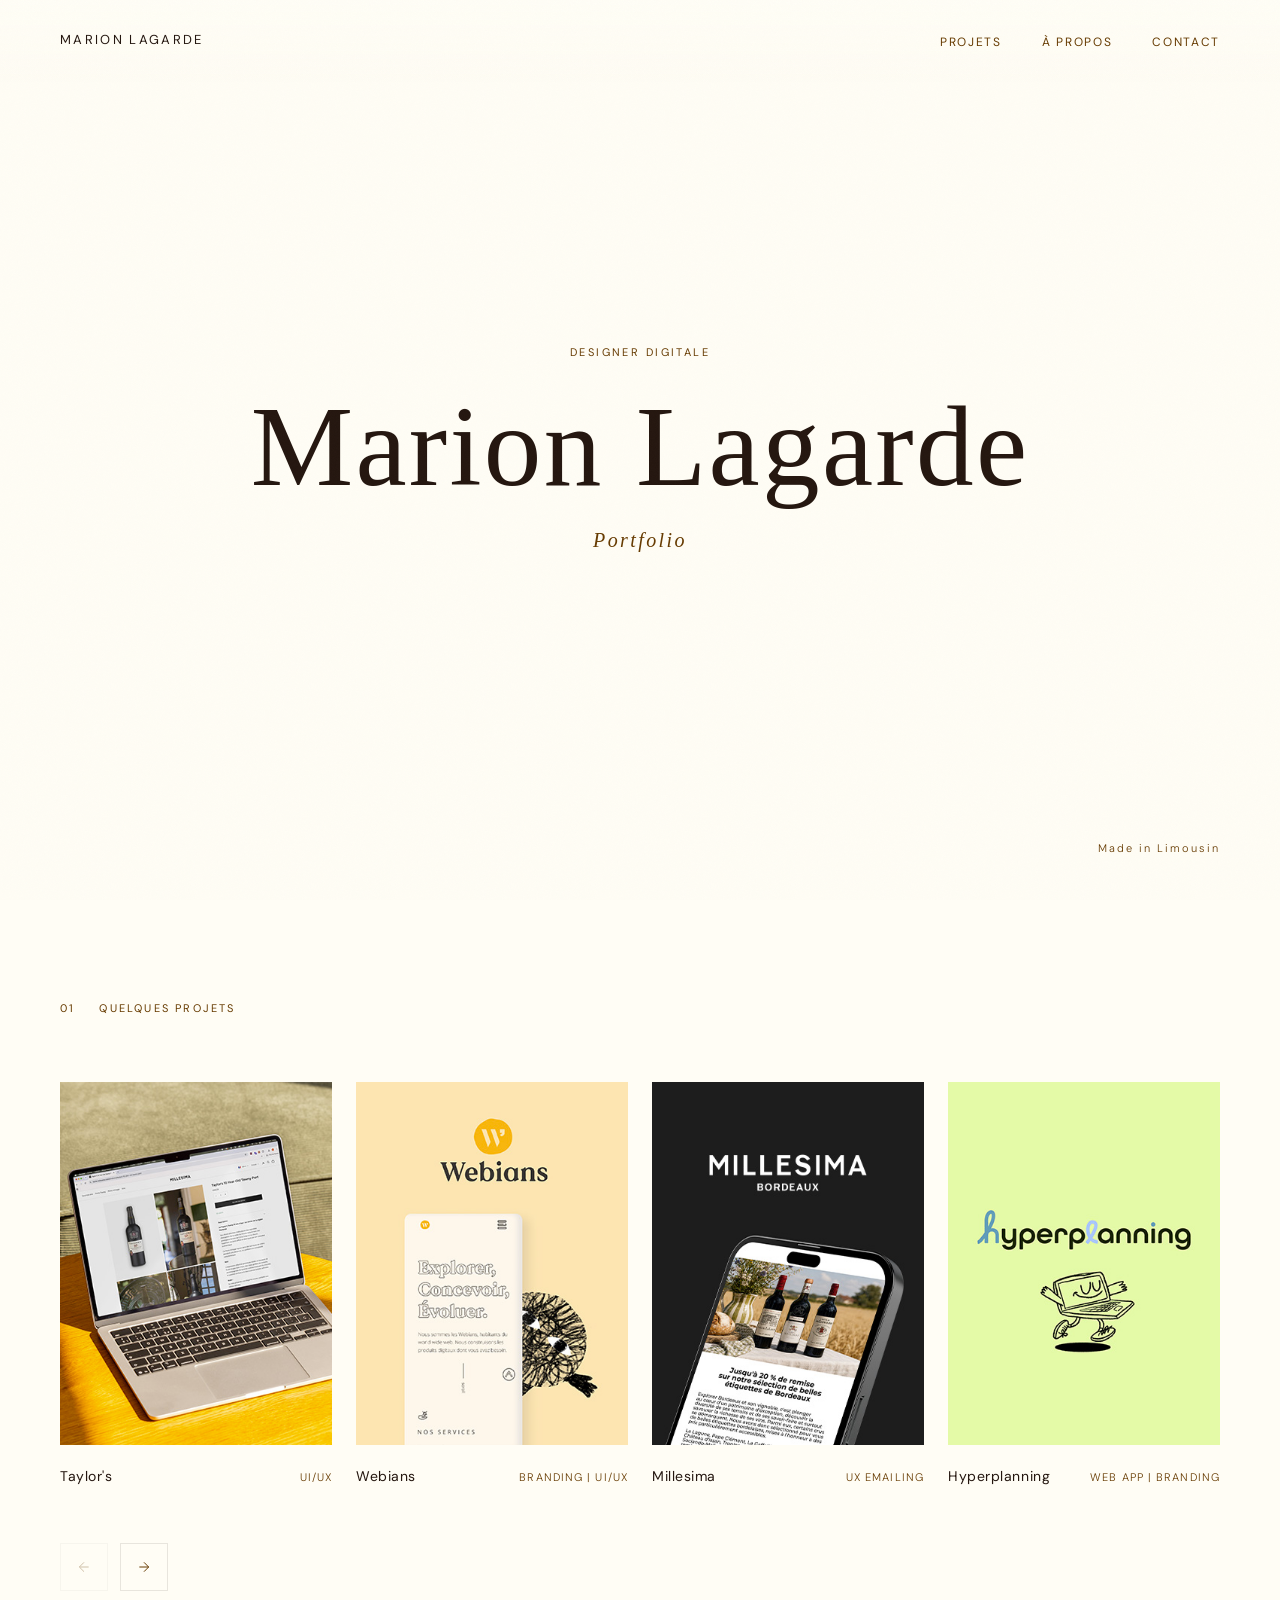
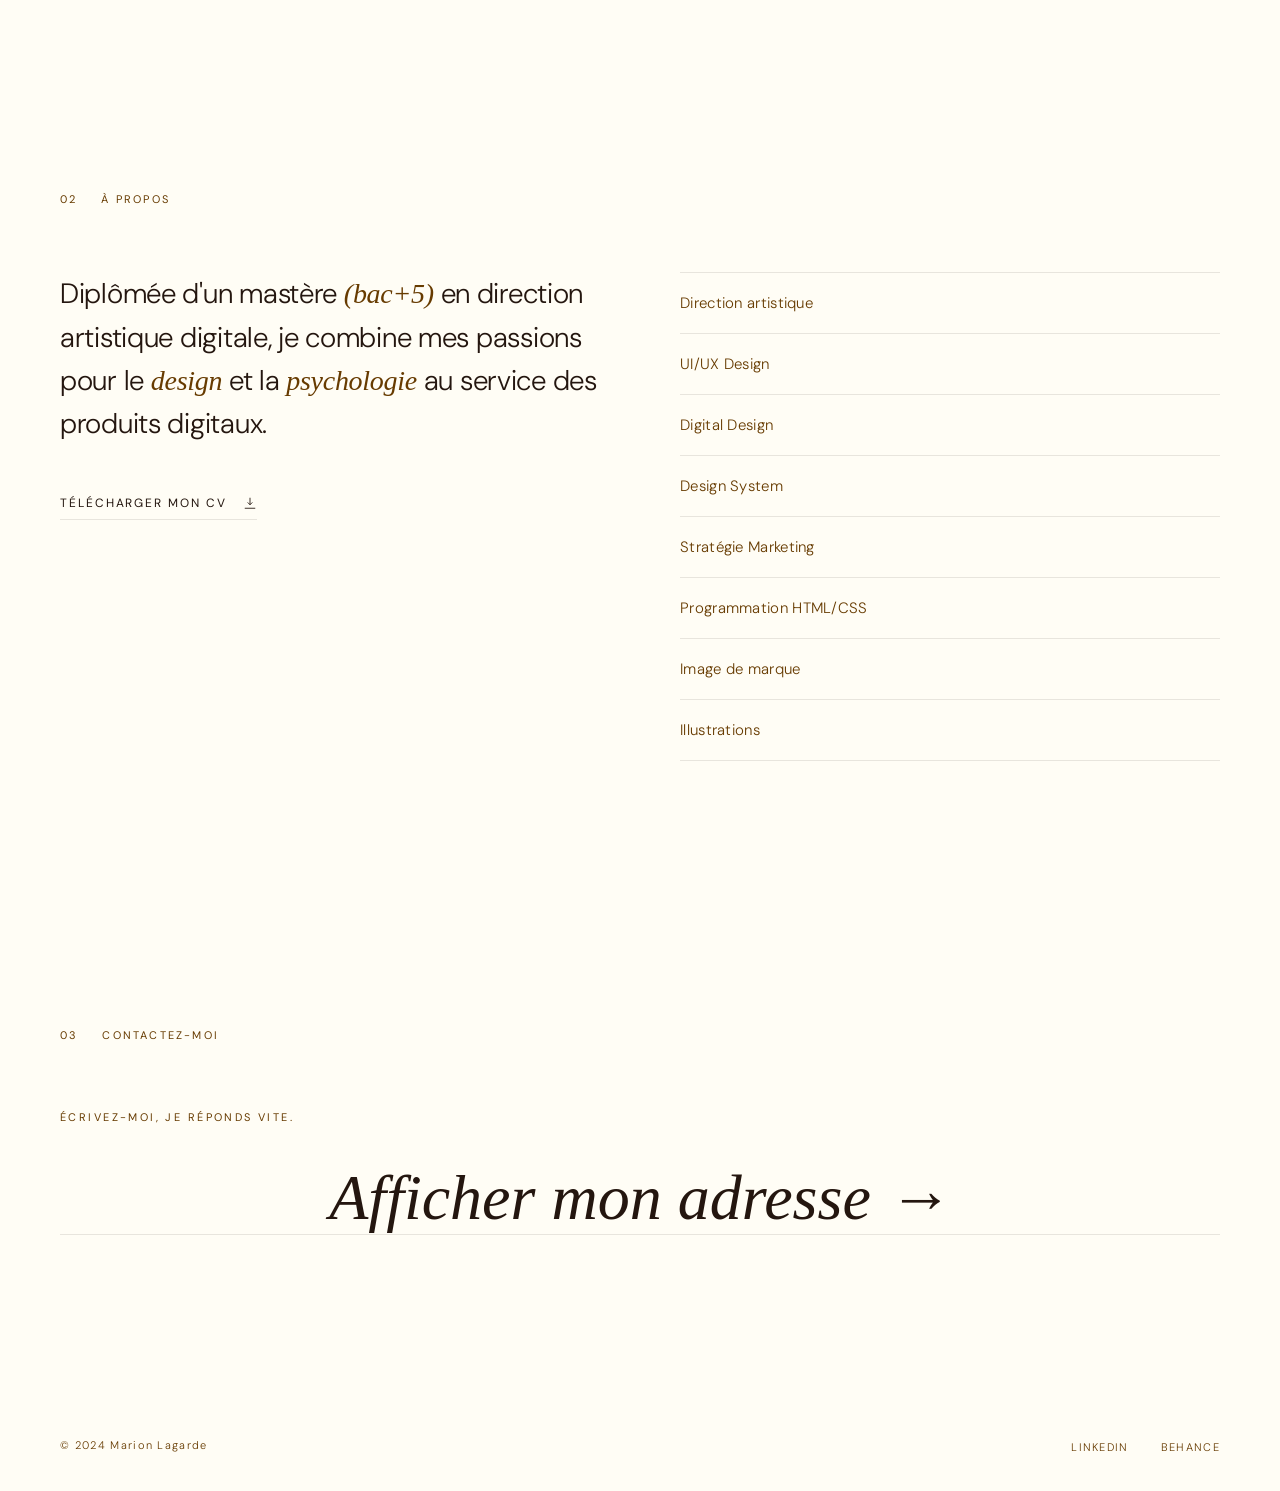
<file: index.html>
<!DOCTYPE html>
<html lang="fr">
<head>
  <meta charset="UTF-8" />
  <meta name="viewport" content="width=device-width, initial-scale=1.0" />
  <title>Marion Lagarde — Directrice Artistique Digitale</title>
  <meta name="description" content="Marion Lagarde, Directrice Artistique Digitale. Direction artistique, UI/UX, Digital Design, Stratégie Marketing." />
  <link rel="preconnect" href="https://fonts.googleapis.com" />
  <link rel="preconnect" href="https://fonts.gstatic.com" crossorigin />
  <link href="https://fonts.googleapis.com/css2?family=DM+Sans:ital,opsz,wght@0,9..40,300;0,9..40,400;0,9..40,500;1,9..40,300&display=swap" rel="stylesheet" />
  <link rel="stylesheet" href="style.css" />
</head>
<body>

  <nav>
    <a href="#" class="nav-logo">Marion Lagarde</a>
    <ul class="nav-links">
      <li><a href="#projects">Projets</a></li>
      <li><a href="#about">À propos</a></li>
      <li><a href="#contact">Contact</a></li>
    </ul>
  </nav>

  <!-- HERO -->
  <section id="hero">
    <p class="hero-eyebrow">Designer Digitale</p>
    <h1 class="hero-title" id="heroTitle"></h1>
    <p class="hero-subtitle">Portfolio</p>
    <div class="hero-bottom">
      <span class="hero-year">Made in Limousin</span>
    </div>
  </section>

  <!-- PROJECTS -->
  <section id="projects">
    <div class="section-header reveal">
      <span class="section-number">01</span>
      <span class="section-title">Quelques projets</span>
    </div>

    <div class="carousel-wrapper">
      <div class="carousel-track" id="carouselTrack">

        <a href="projects/taylors.html" class="project-card reveal">
          <div class="project-img-wrap">
            <img class="project-img-placeholder" src="images/taylor.jpg">
              
          </img>
            <div class="project-arrow">
              <svg viewBox="0 0 24 24" fill="none" stroke-width="1.5"><path d="M7 17L17 7M17 7H7M17 7v10"/></svg>
            </div>
          </div>
          <div class="project-info">
            <span class="project-name">Taylor's</span>
            <span class="project-tag">UI/UX</span>
          </div>
        </a>

                <a href="projects/webians.html" class="project-card reveal" style="transition-delay:.3s">
          <div class="project-img-wrap">
            <img class="project-img-placeholder" src="images/webians.jpg">
            <div class="project-arrow">
              <svg viewBox="0 0 24 24" fill="none" stroke-width="1.5"><path d="M7 17L17 7M17 7H7M17 7v10"/></svg>
            </div>
          </div>
          <div class="project-info">
            <span class="project-name">Webians</span>
            <span class="project-tag">Branding | UI/UX</span>
          </div>
        </a>

        <a href="projects/millesima.html" class="project-card reveal" style="transition-delay:.1s">
          <div class="project-img-wrap">
           <img class="project-img-placeholder" src="images/millesima.jpg">
            <div class="project-arrow">
              <svg viewBox="0 0 24 24" fill="none" stroke-width="1.5"><path d="M7 17L17 7M17 7H7M17 7v10"/></svg>
            </div>
          </div>
          <div class="project-info">
            <span class="project-name">Millesima</span>
            <span class="project-tag">UX Emailing</span>
          </div>
        </a>

                <a href="projects/hyperplanning.html" class="project-card reveal" style="transition-delay:.4s">
          <div class="project-img-wrap">
            <img class="project-img-placeholder" src="images/hyperplanning.jpg">
            <div class="project-arrow">
              <svg viewBox="0 0 24 24" fill="none" stroke-width="1.5"><path d="M7 17L17 7M17 7H7M17 7v10"/></svg>
            </div>
          </div>
          <div class="project-info">
            <span class="project-name">Hyperplanning</span>
            <span class="project-tag">Web App | Branding</span>
          </div>
        </a>

        <a href="projects/poppy.html" class="project-card reveal" style="transition-delay:.2s">
          <div class="project-img-wrap">
            <img class="project-img-placeholder" src="images/poppy.jpg">
            <div class="project-arrow">
              <svg viewBox="0 0 24 24" fill="none" stroke-width="1.5"><path d="M7 17L17 7M17 7H7M17 7v10"/></svg>
            </div>
          </div>
          <div class="project-info">
            <span class="project-name">Poppy Surfboard</span>
            <span class="project-tag">Identité visuelle</span>
          </div>
        </a>





      </div>
    </div>

    <div class="carousel-controls reveal">
      <button class="carousel-btn" id="prevBtn" aria-label="Précédent">
        <svg viewBox="0 0 24 24" fill="none" stroke-width="1.5"><path d="M19 12H5M5 12l7 7M5 12l7-7"/></svg>
      </button>
      <button class="carousel-btn" id="nextBtn" aria-label="Suivant">
        <svg viewBox="0 0 24 24" fill="none" stroke-width="1.5"><path d="M5 12h14M19 12l-7 7M19 12l-7-7"/></svg>
      </button>
    </div>
  </section>

  <!-- ABOUT -->
  <section id="about">
    <div class="section-header reveal">
      <span class="section-number">02</span>
      <span class="section-title">À propos</span>
    </div>
    <div class="about-grid">
      <div class="reveal">
        <p class="about-text">
          Diplômée d'un mastère <em>(bac+5)</em> en direction artistique digitale, je combine mes passions pour le <em>design</em> et la <em>psychologie</em> au service des produits digitaux.
        </p>
        <a href="cv-marion-lagarde.pdf" class="about-cta" download>
          Télécharger mon CV
          <svg viewBox="0 0 24 24" fill="none" stroke-width="1.5"><path d="M12 15V3m0 12l-4-4m4 4l4-4M3 21h18"/></svg>
        </a>
      </div>
      <div class="reveal" style="transition-delay:.15s">
        <ul class="skills-list">
          <li>Direction artistique</li>
          <li>UI/UX Design</li>
          <li>Digital Design</li>
          <li>Design System</li>
          <li>Stratégie Marketing</li>
          <li>Programmation HTML/CSS</li>
          <li>Image de marque</li>
          <li>Illustrations</li>
        </ul>
      </div>
    </div>
  </section>

  <!-- CONTACT -->
  <section id="contact">
    <div class="section-header reveal">
      <span class="section-number">03</span>
      <span class="section-title">Contactez-moi</span>
    </div>
    <div class="contact-inner">
      <p class="contact-label reveal">Écrivez-moi, je réponds vite.</p>
      <button class="contact-email reveal" id="contactBtn" onclick="revealEmail()" aria-label="Afficher l'adresse email">
        <span id="contactText">Afficher mon adresse →</span>
      </button>
    </div>
  </section>

  <footer>
    <span class="footer-copy">© 2024 Marion Lagarde</span>
    <ul class="footer-links">
      <li><a href="https://fr.linkedin.com/in/marion-lagarde-7148931b2" target="_blank" rel="noopener">LinkedIn</a></li>
      <li><a href="https://www.behance.net/marionlagarde" target="_blank" rel="noopener">Behance</a></li>
    </ul>
  </footer>

  <script>
    function revealEmail() {
      const btn = document.getElementById('contactBtn');
      const email = ['marionlagarde840','@','gmail','.','com'].join('');
      btn.outerHTML = `<a href="mailto:${email}" class="contact-email reveal visible">${email}</a>`;
    }

    // Letter-by-letter hero
    const heroTitle = document.getElementById('heroTitle');
    let delay = 0.1;
    'Marion Lagarde'.split('').forEach(char => {
      const el = document.createElement('span');
      if (char === ' ') { el.className = 'space'; }
      else { el.className = 'letter'; el.textContent = char; el.style.animationDelay = delay + 's'; delay += 0.055; }
      heroTitle.appendChild(el);
    });

    // Carousel
    const track = document.getElementById('carouselTrack');
    const prevBtn = document.getElementById('prevBtn');
    const nextBtn = document.getElementById('nextBtn');
    let idx = 0;
    const isMobile = () => window.innerWidth <= 768;
    const visibleCount = () => isMobile() ? 1 : window.innerWidth < 1024 ? 2 : 4;
    const cardWidth = () => {
      const c = track.children[0];
      return c ? c.getBoundingClientRect().width + (isMobile() ? 14 : 24) : 0;
    };
    const update = () => {
      const max = Math.max(0, track.children.length - visibleCount());
      idx = Math.max(0, Math.min(idx, max));
      track.style.transform = `translateX(-${idx * cardWidth()}px)`;
      prevBtn.style.opacity = idx === 0 ? '0.3' : '1';
      nextBtn.style.opacity = idx >= max ? '0.3' : '1';
    };
    prevBtn.addEventListener('click', () => { idx--; update(); });
    nextBtn.addEventListener('click', () => { idx++; update(); });
    window.addEventListener('resize', update);
    update();
    let tx = 0;
    track.addEventListener('touchstart', e => { tx = e.touches[0].clientX; }, { passive: true });
    track.addEventListener('touchend',   e => { const d = tx - e.changedTouches[0].clientX; if (Math.abs(d) > 40) { d > 0 ? idx++ : idx--; update(); } }, { passive: true });

    // Scroll reveal
    const obs = new IntersectionObserver(entries => entries.forEach(e => { if (e.isIntersecting) e.target.classList.add('visible'); }), { threshold: 0.1, rootMargin: '0px 0px -40px 0px' });
    document.querySelectorAll('.reveal').forEach(el => obs.observe(el));
  </script>
</body>
</html>
</file>
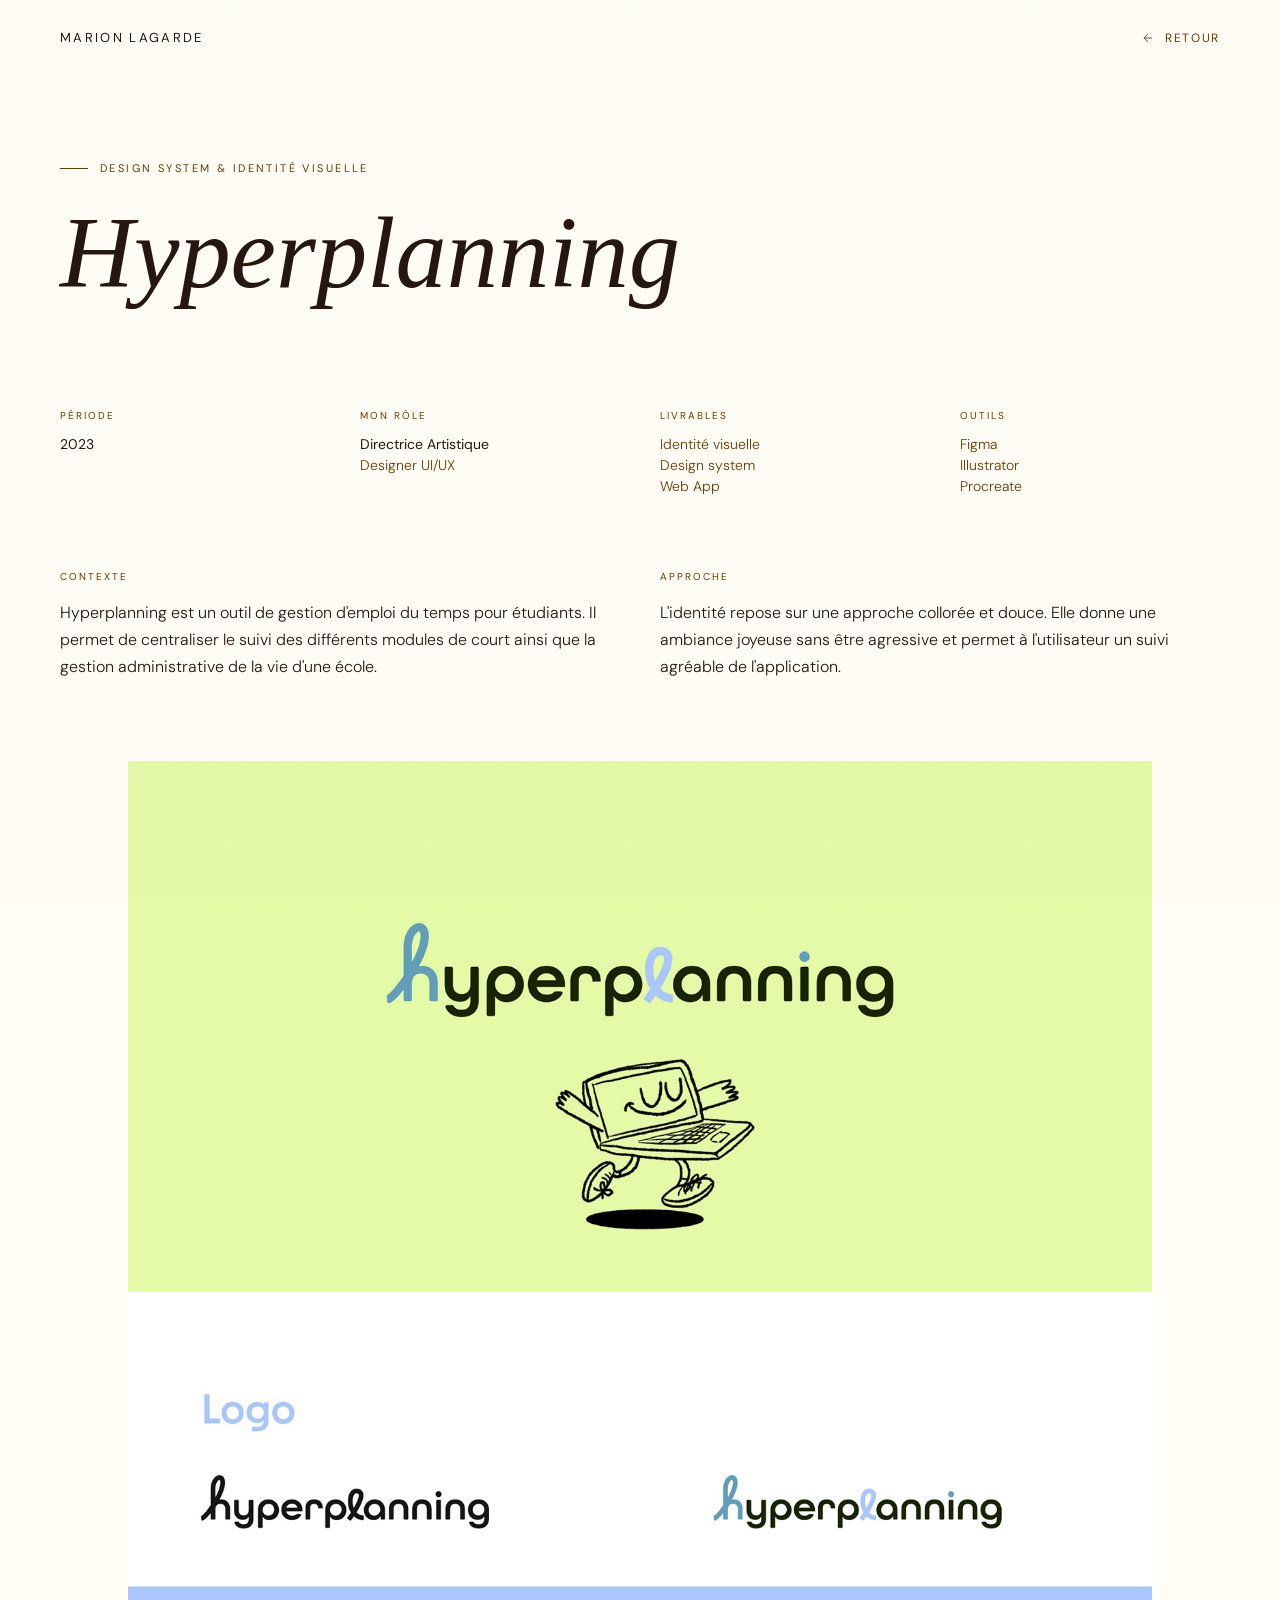
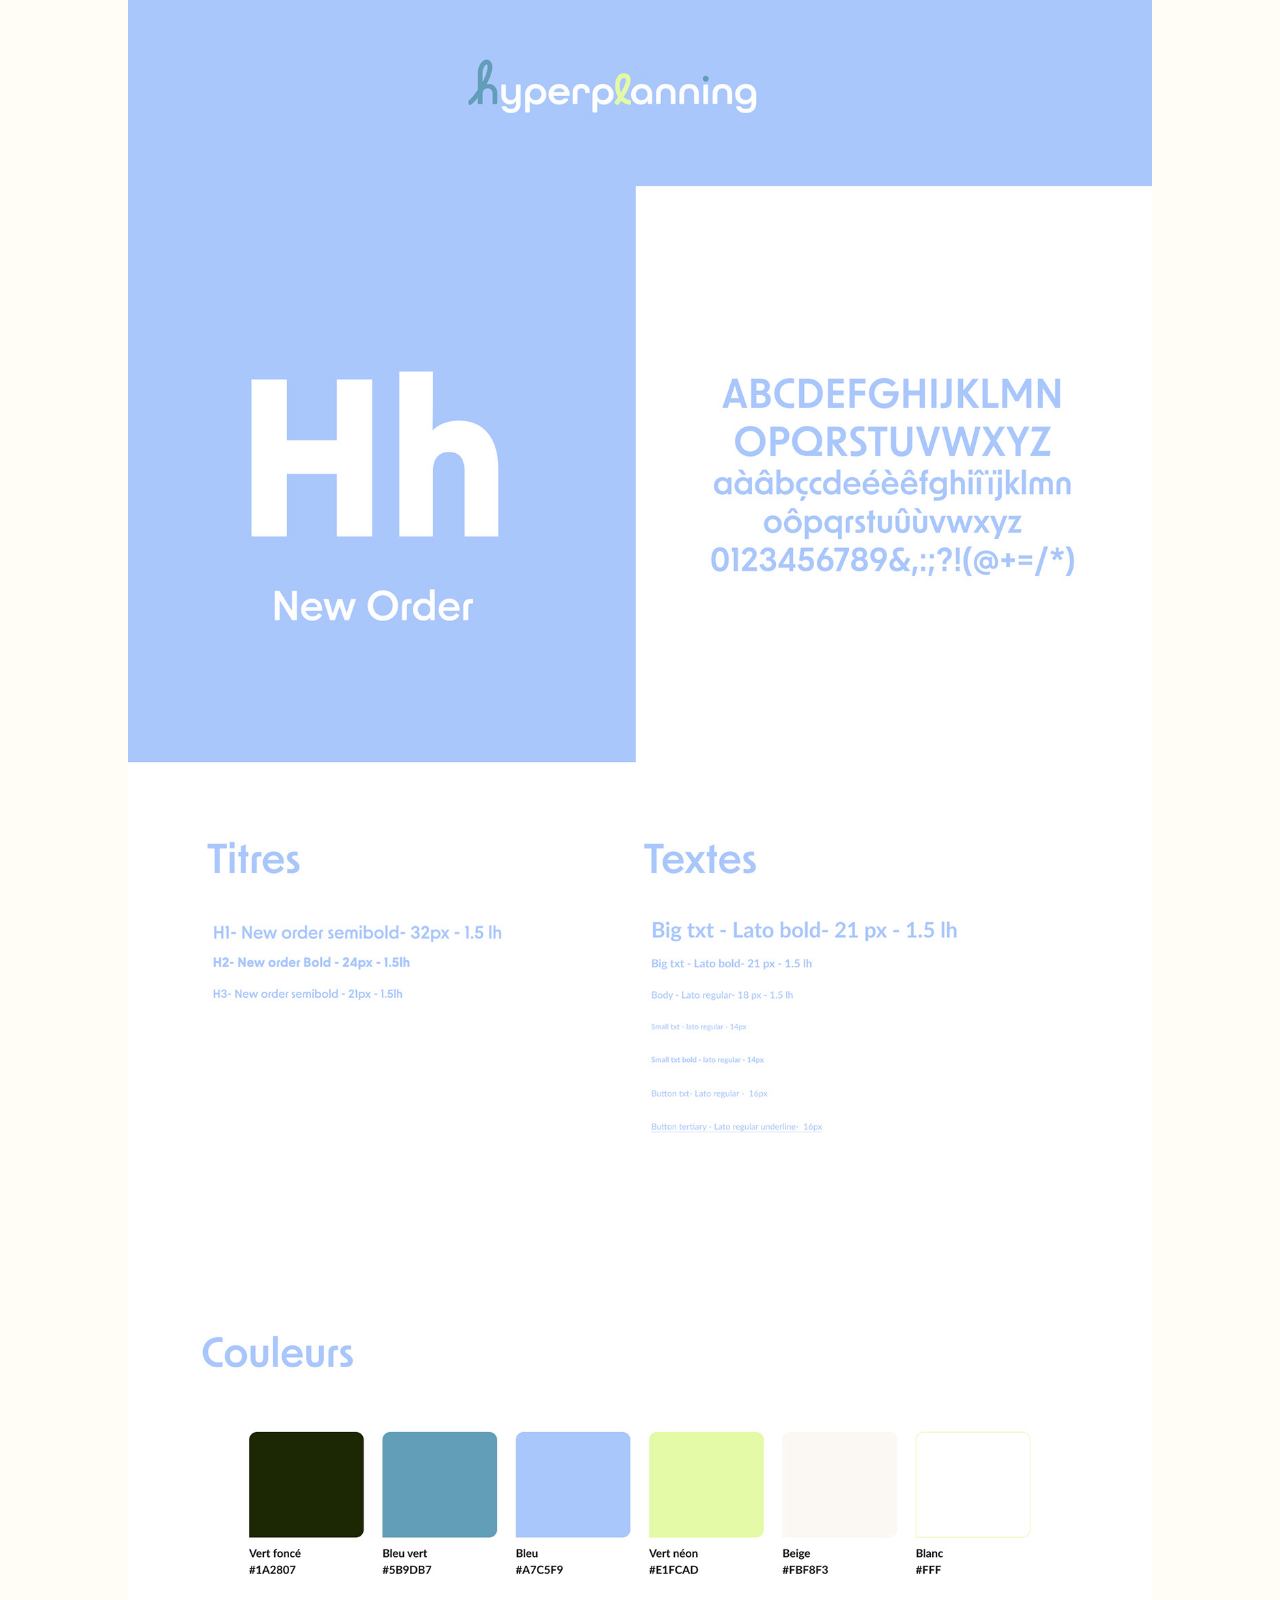
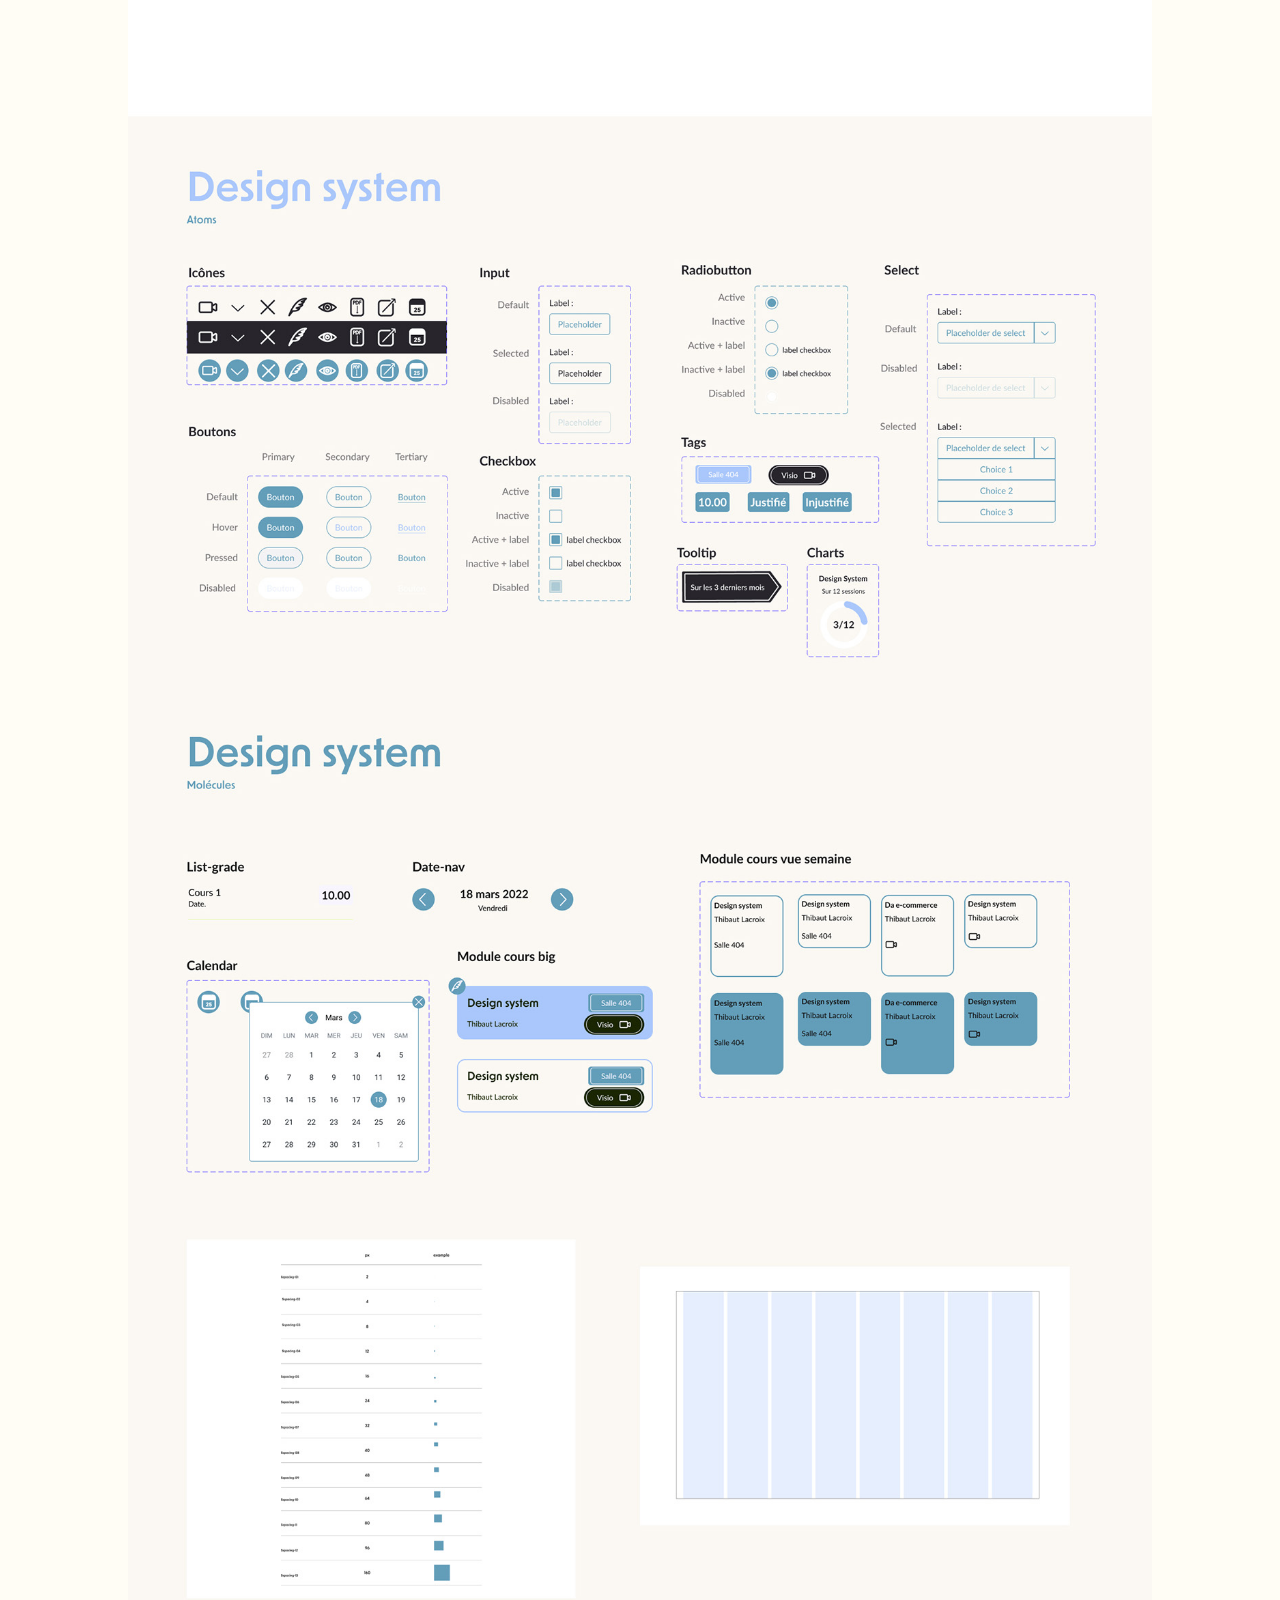
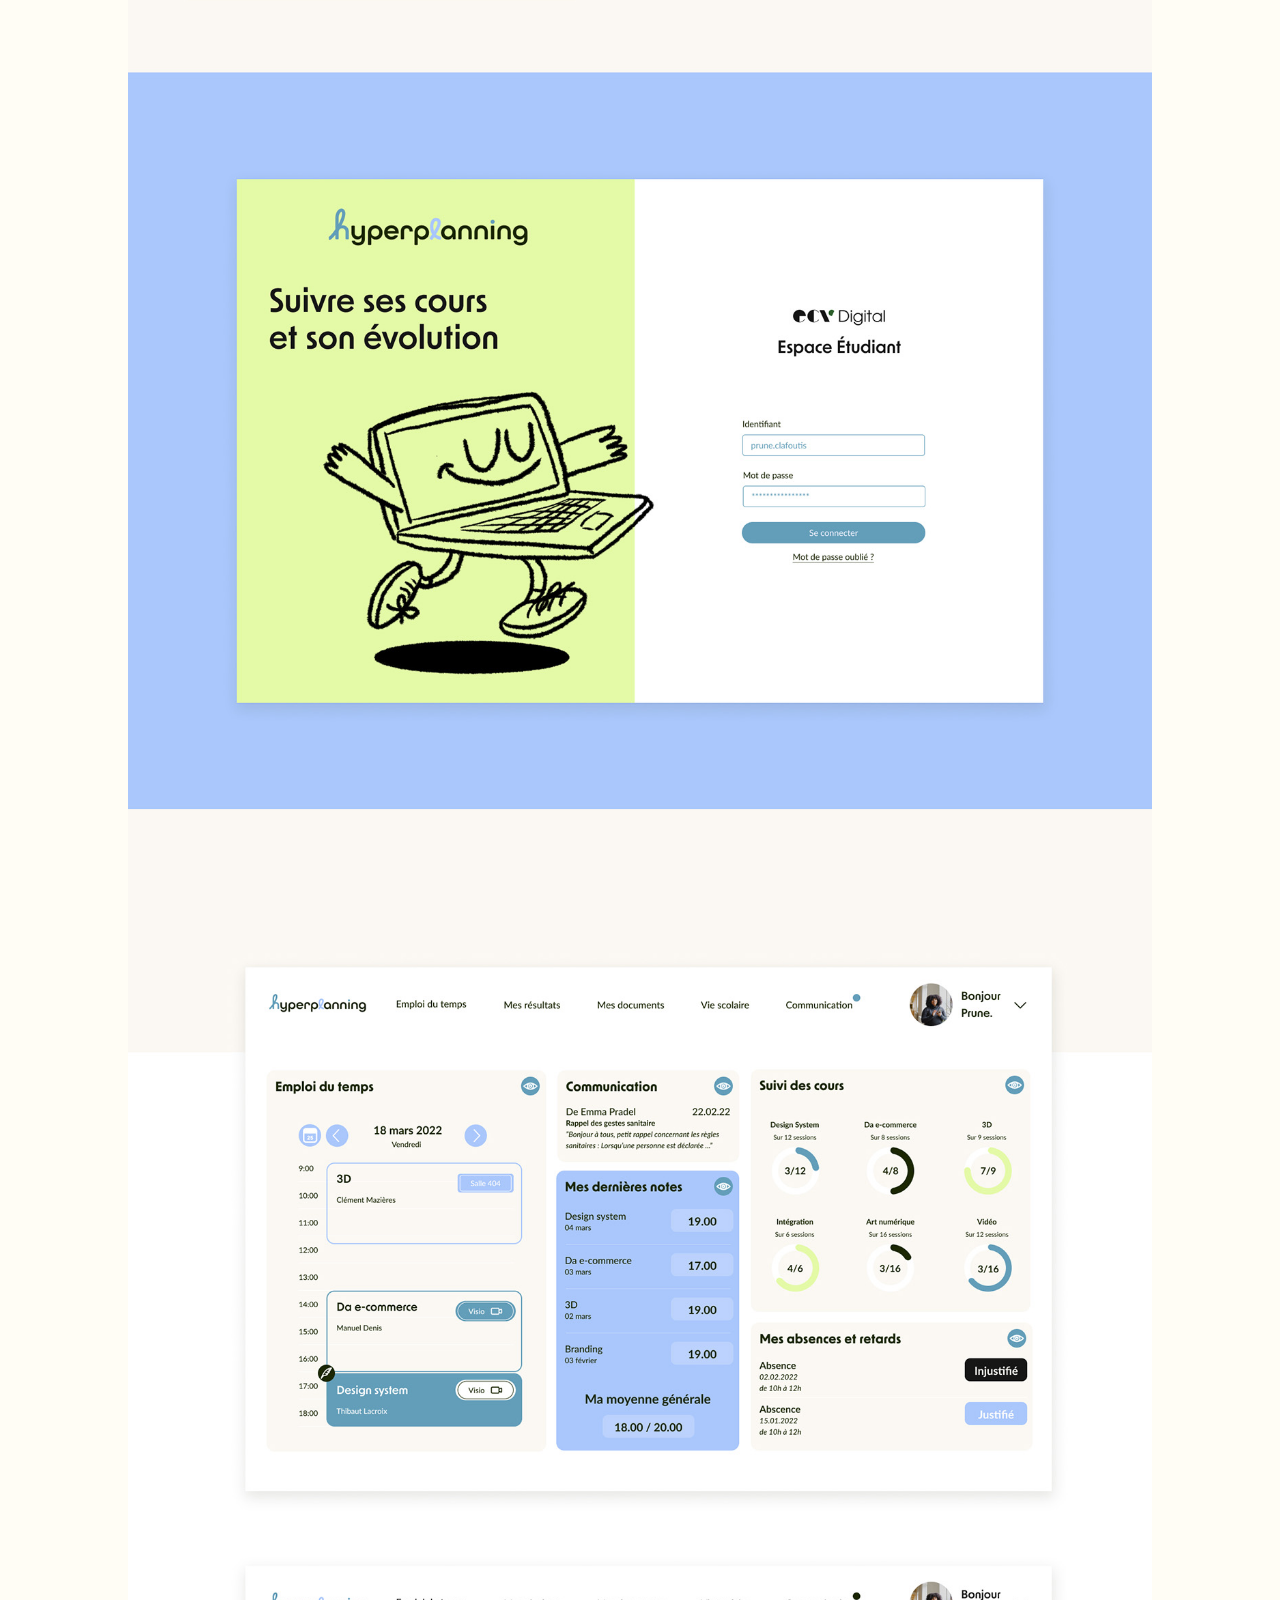
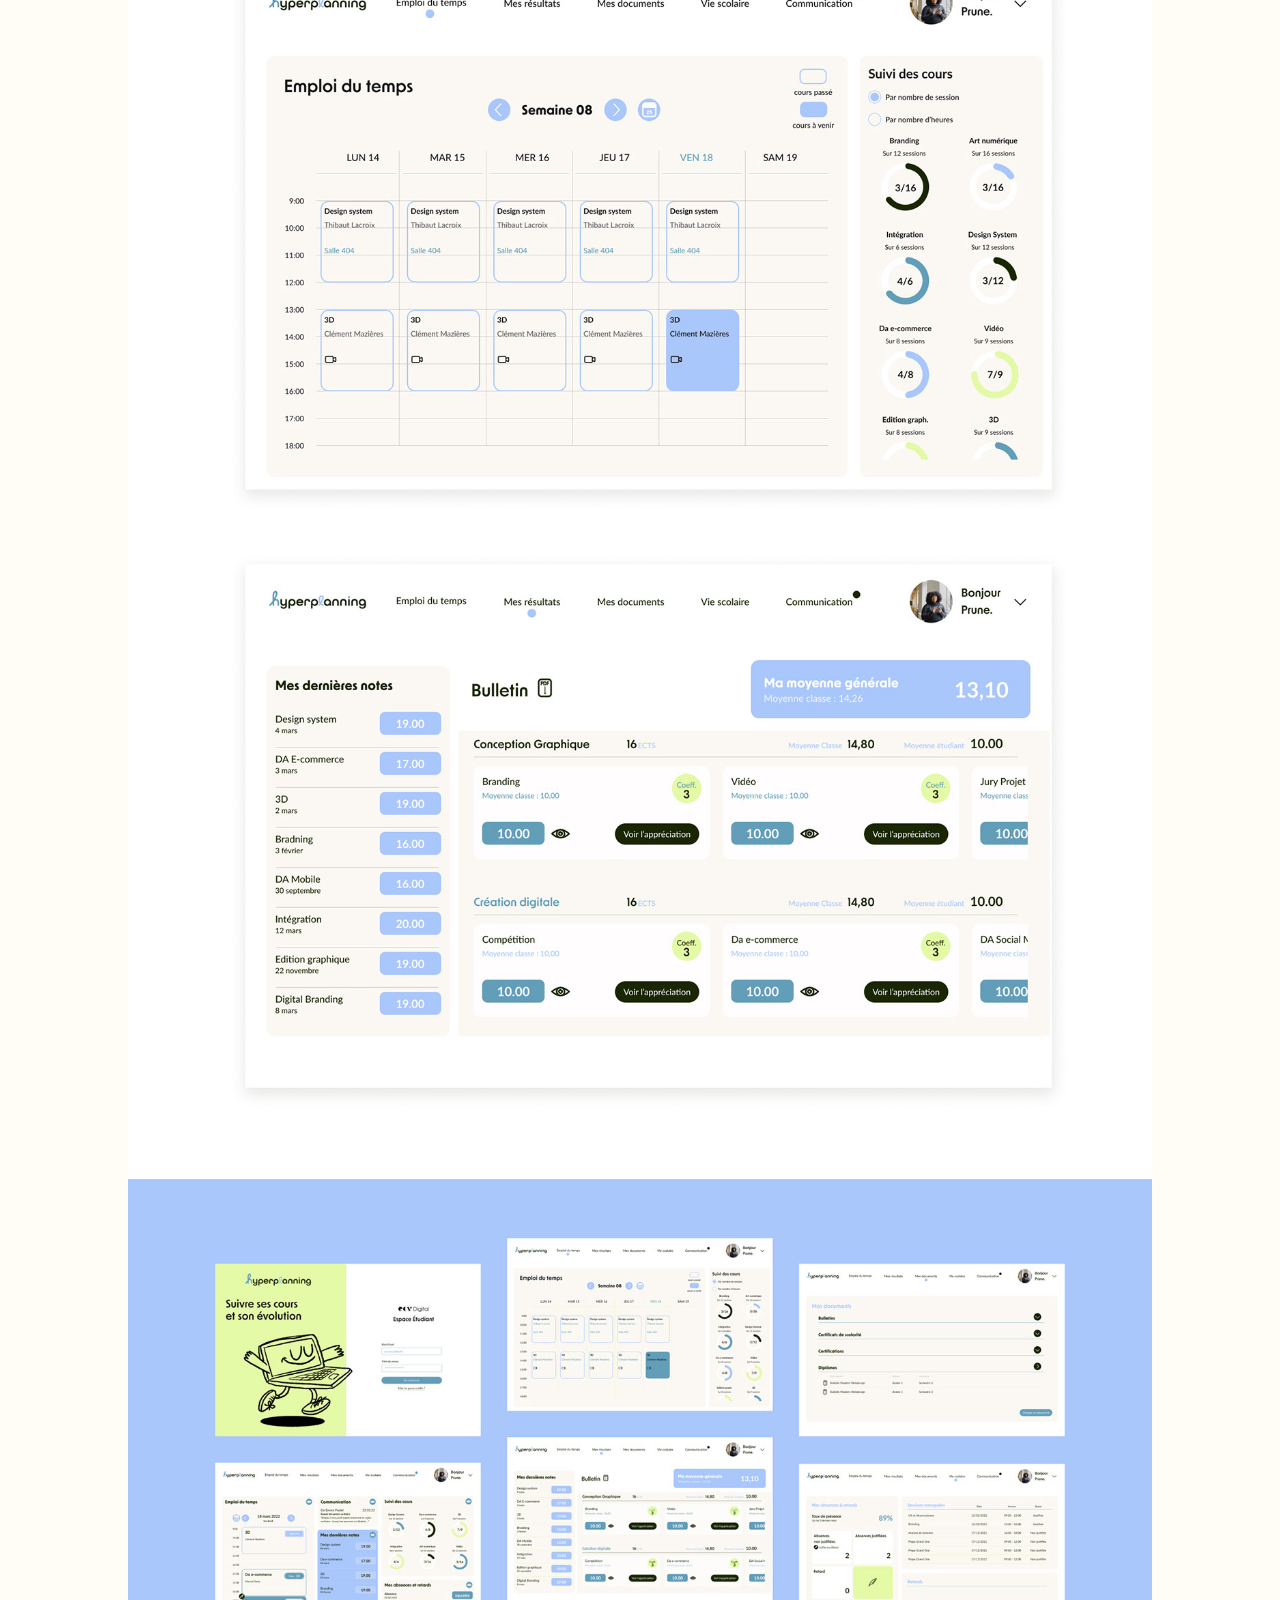
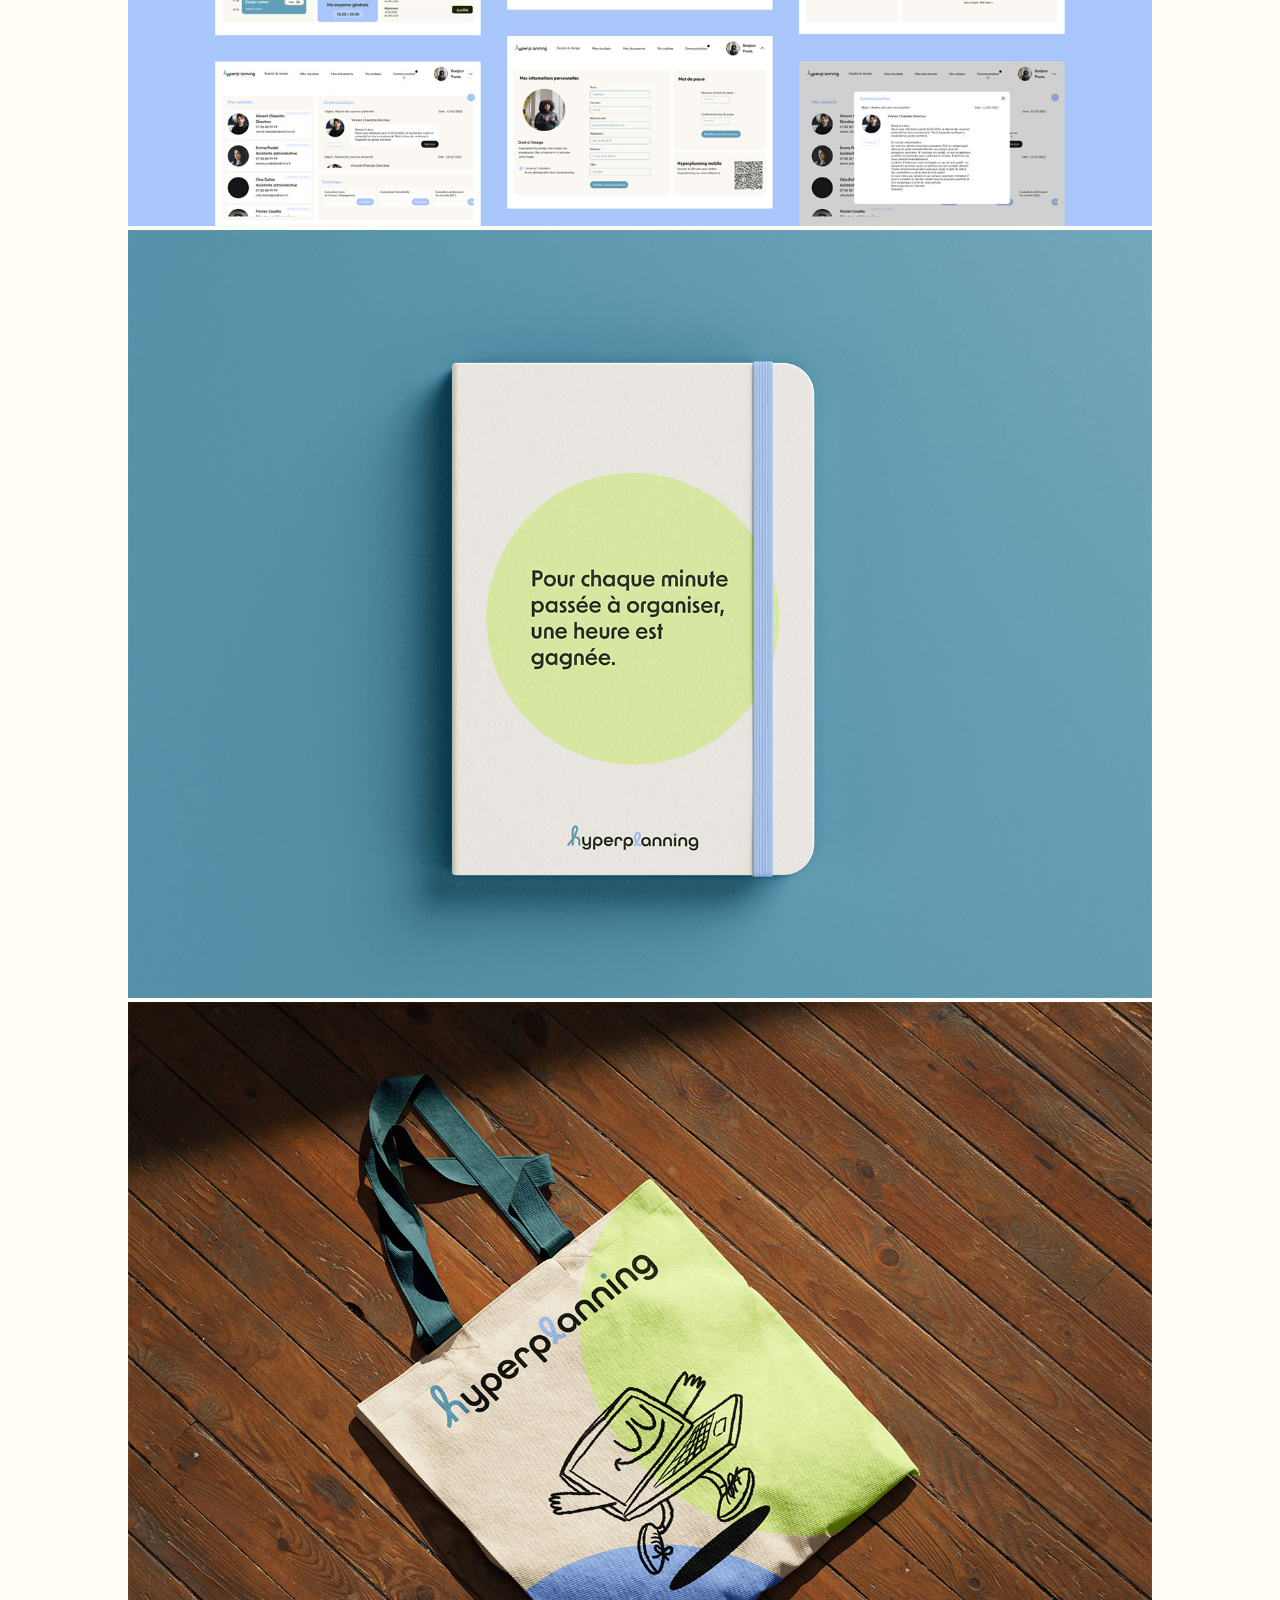
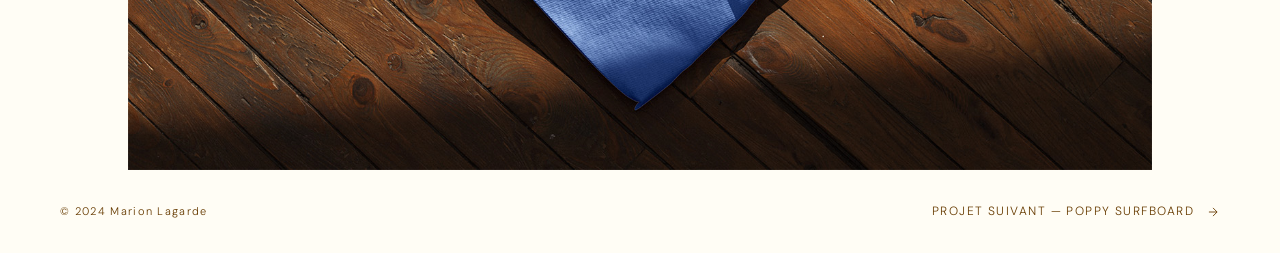
<file: projects/hyperplanning.html>
<!DOCTYPE html>
<html lang="fr">
<head>
  <meta charset="UTF-8" />
  <meta name="viewport" content="width=device-width, initial-scale=1.0" />
  <title>Webians — Marion Lagarde</title>
  <link rel="preconnect" href="https://fonts.googleapis.com" />
  <link rel="preconnect" href="https://fonts.gstatic.com" crossorigin />
  <link href="https://fonts.googleapis.com/css2?family=DM+Sans:ital,opsz,wght@0,9..40,300;0,9..40,400;0,9..40,500;1,9..40,300&display=swap" rel="stylesheet" />
  <link rel="stylesheet" href="../style.css" />
  <style>
    /* Images full width sans gap */
    .fullwidth-gallery {
      display: flex;
      flex-direction: column;
      gap: 4px;
      max-width: 1024px;
      margin: 0 auto;
    }
    .fullwidth-gallery img {
      width: 100%;
      display: block;
    }
    .fullwidth-gallery .img-placeholder {
      aspect-ratio: 16/9;
      width: 100%;
    }
    .fullwidth-gallery .img-placeholder.portrait {
      aspect-ratio: 4/5;
    }
    .fullwidth-gallery .img-placeholder.square {
      aspect-ratio: 1/1;
    }
    .section-fullbleed {
      padding: 0;
      border-top: none !important;
    }
  </style>
</head>
<body>

  <nav>
    <a href="../index.html" class="nav-logo">Marion Lagarde</a>
    <a href="../index.html#projects" class="nav-back">
      <svg viewBox="0 0 24 24" fill="none" stroke-width="1.5"><path d="M19 12H5M5 12l7 7M5 12l7-7"/></svg>
      Retour
    </a>
  </nav>

  <!-- HERO -->
  <section class="page-hero">
    <p class="hero-tag">Design System &amp; Identité visuelle</p>
    <h1 class="page-title">Hyperplanning</h1>

    <div class="hero-meta">
      <div class="meta-item reveal">
        <p class="meta-label">Période</p>
        <p class="meta-value"><strong>2023</strong></p>
      </div>
      <div class="meta-item reveal" style="transition-delay:.08s">
        <p class="meta-label">Mon rôle</p>
        <p class="meta-value"><strong>Directrice Artistique</strong><br>Designer UI/UX</p>
      </div>
      <div class="meta-item reveal" style="transition-delay:.16s">
        <p class="meta-label">Livrables</p>
        <p class="meta-value">Identité visuelle<br>Design system<br>Web App</p>
      </div>
      <div class="meta-item reveal" style="transition-delay:.24s">
        <p class="meta-label">Outils</p>
        <p class="meta-value">Figma<br>Illustrator<br>Procreate</p>
      </div>

      <div class="meta-row-full reveal" style="transition-delay:.32s">
        <div>
          <p class="meta-label" style="margin-bottom:14px;">Contexte</p>
          <p class="meta-block-text">
            Hyperplanning est un outil de gestion d'emploi du temps pour étudiants. Il permet de centraliser le suivi des différents modules de court ainsi que la gestion administrative de la vie d'une école.
          </p>
        </div>
        <div>
          <p class="meta-label" style="margin-bottom:14px;">Approche</p>
          <p class="meta-block-text">
            L'identité repose sur une approche collorée et douce. Elle donne une ambiance joyeuse sans être agressive et permet à l'utilisateur un suivi agréable de l'application.
          </p>
        </div>
      </div>
    </div>
  </section>

  <!-- GALERIE FULL WIDTH — pas de texte, pas d'animation -->
  <section class="section-fullbleed">
    <div class="fullwidth-gallery">

      <img src="../images/hyperplanning/maquette-hp.jpg" alt="Logo et construction">
       <img src="../images/hyperplanning/note-book.jpg" alt="Logo et construction">
        <img src="../images/hyperplanning/tote-bag.jpg" alt="Logo et construction">


    </div>
  </section>

  <footer>
    <span class="footer-copy">© 2024 Marion Lagarde</span>
    <a href="poppy.html" class="footer-next">
      Projet suivant — Poppy surfboard
      <svg viewBox="0 0 24 24" fill="none" stroke-width="1.5"><path d="M5 12h14M19 12l-7 7M19 12l-7-7"/></svg>
    </a>
  </footer>

  <script>
    const obs = new IntersectionObserver(entries => entries.forEach(e => { if (e.isIntersecting) e.target.classList.add('visible'); }), { threshold: 0.08, rootMargin: '0px 0px -32px 0px' });
    document.querySelectorAll('.reveal').forEach(el => obs.observe(el));
  </script>
</body>
</html>
</file>
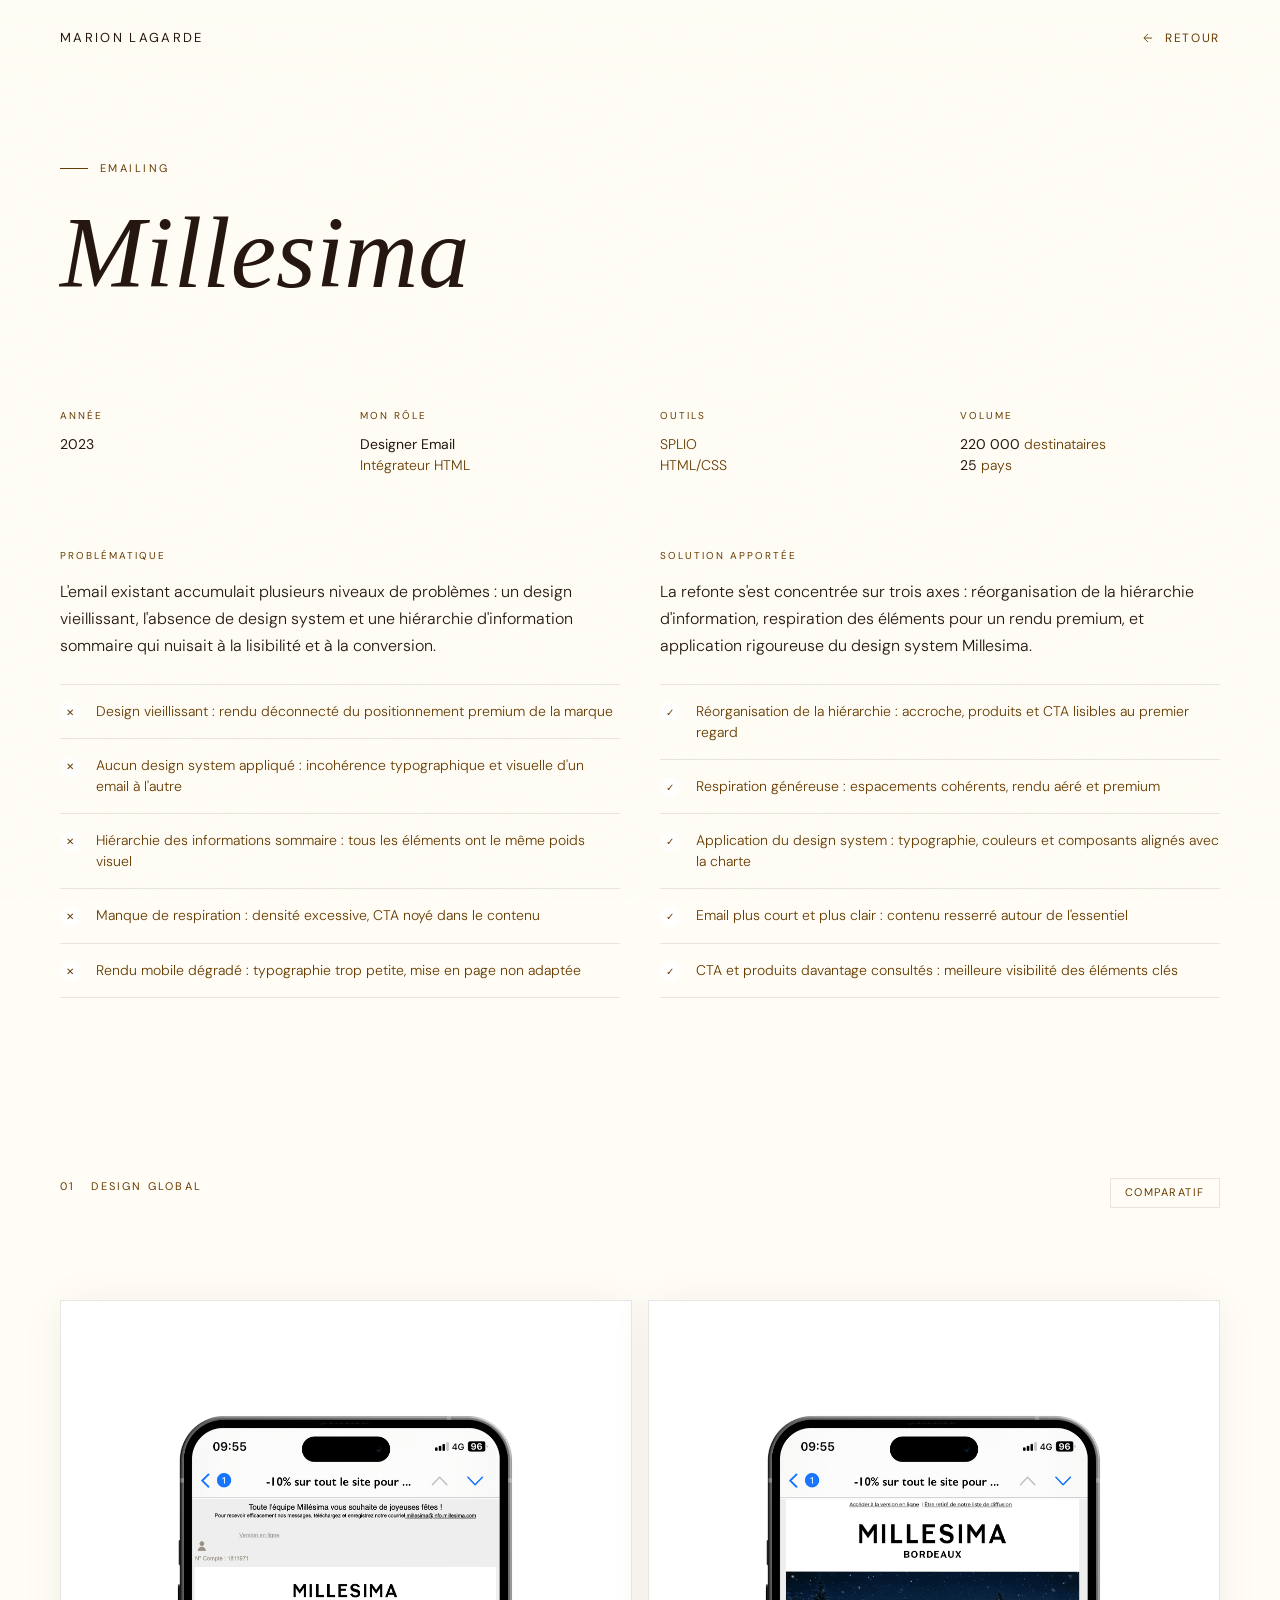
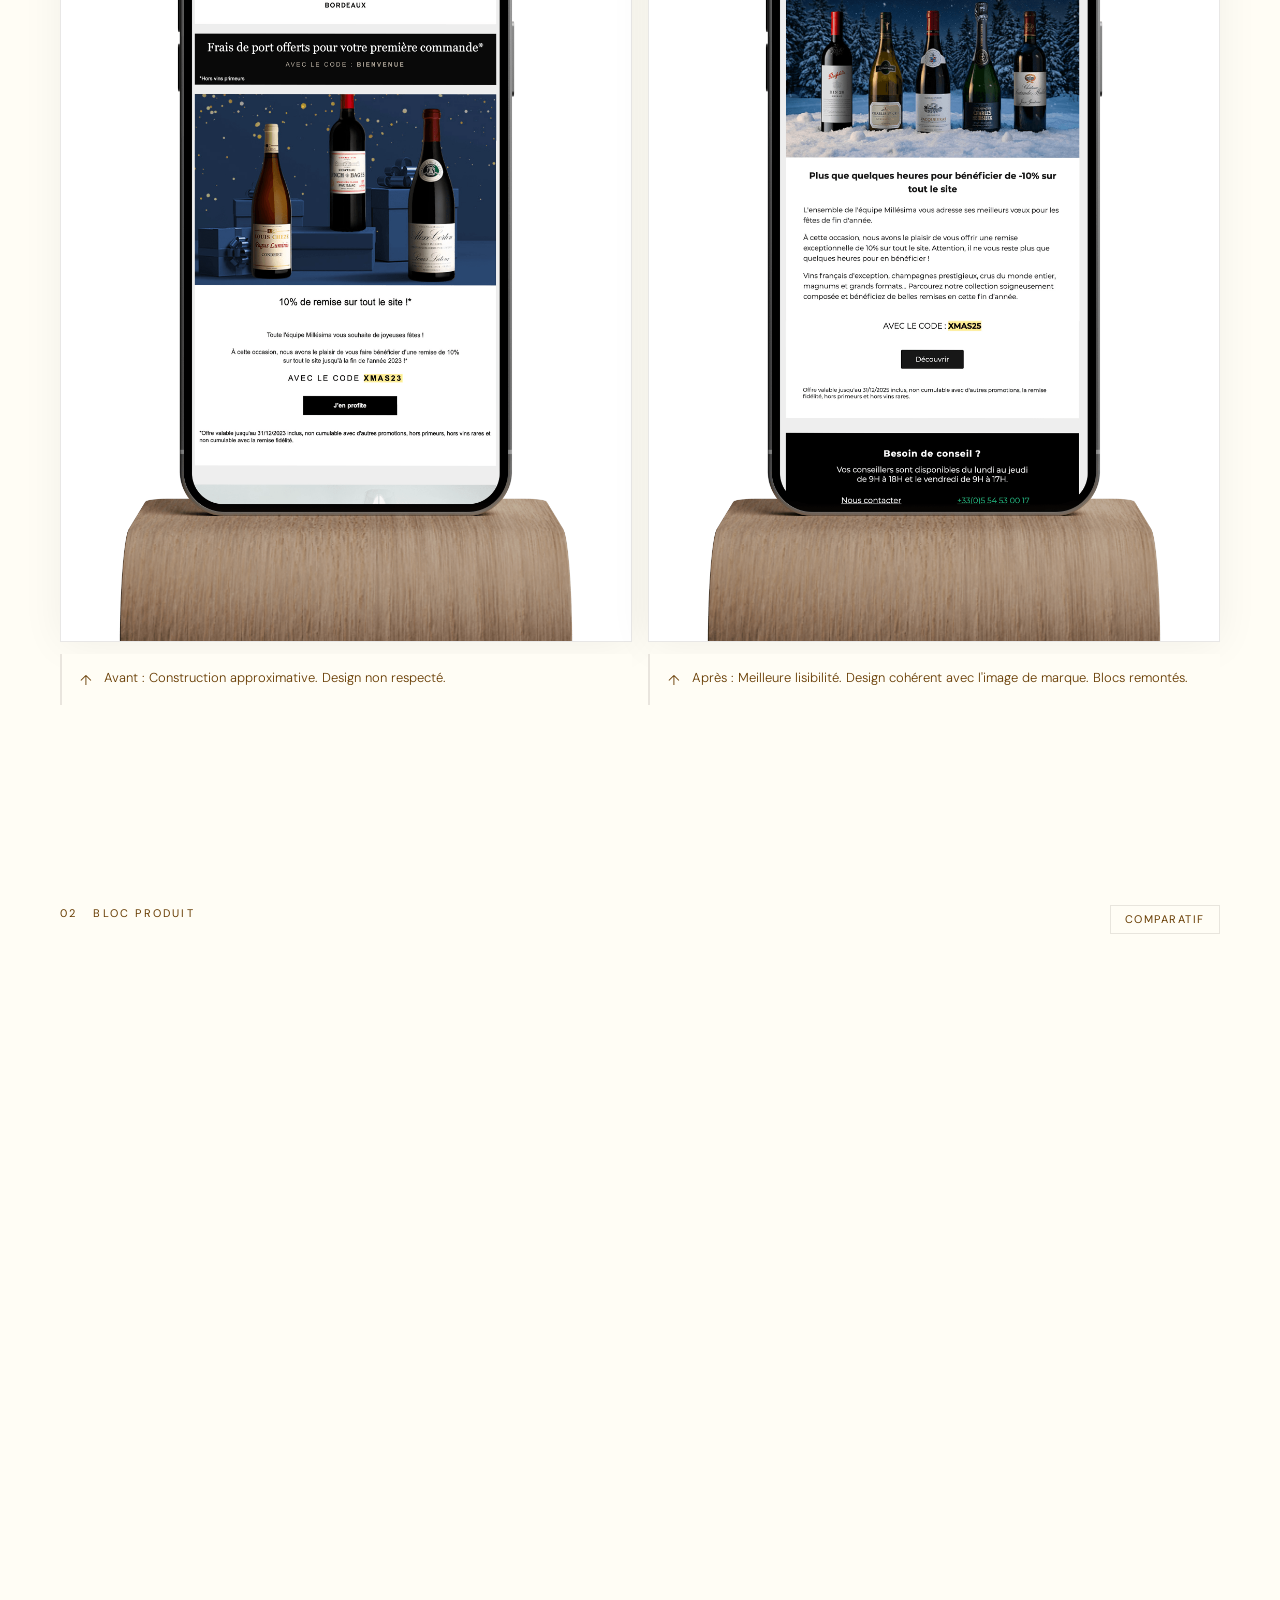
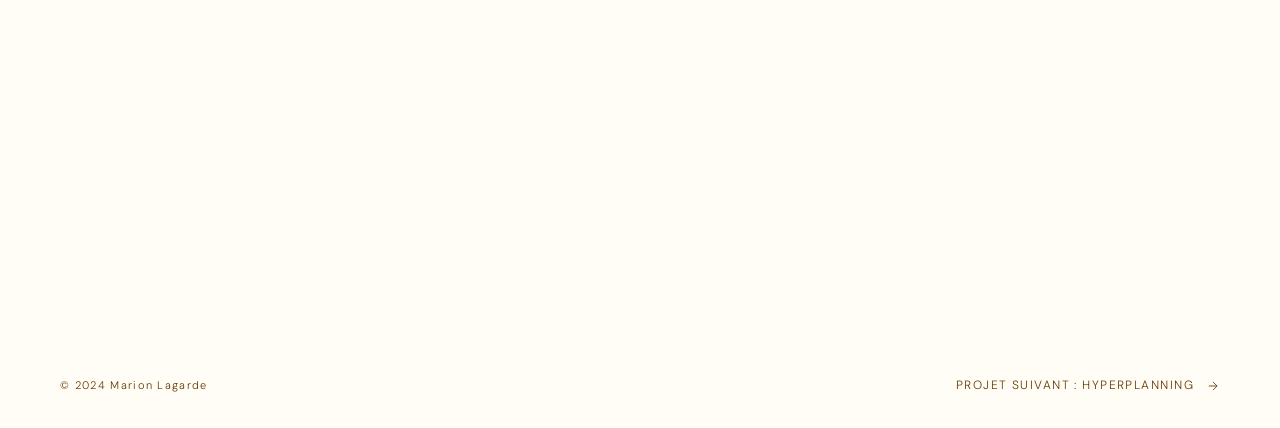
<file: projects/millesima.html>
<!DOCTYPE html>
<html lang="fr">
<head>
  <meta charset="UTF-8" />
  <meta name="viewport" content="width=device-width, initial-scale=1.0" />
  <title>Millesima : Marion Lagarde</title>
  <link rel="preconnect" href="https://fonts.googleapis.com" />
  <link rel="preconnect" href="https://fonts.gstatic.com" crossorigin />
  <link href="https://fonts.googleapis.com/css2?family=DM+Sans:ital,opsz,wght@0,9..40,300;0,9..40,400;0,9..40,500;1,9..40,300&display=swap" rel="stylesheet" />
  <link rel="stylesheet" href="../style.css" />
</head>
<body>

  <nav>
    <a href="../index.html" class="nav-logo">Marion Lagarde</a>
    <a href="../index.html#projects" class="nav-back">
      <svg viewBox="0 0 24 24" fill="none" stroke-width="1.5"><path d="M19 12H5M5 12l7 7M5 12l7-7"/></svg>
      Retour
    </a>
  </nav>

  <!-- HERO -->
  <section class="page-hero">
    <p class="hero-tag">Emailing</p>
    <h1 class="page-title">Millesima</h1>

    <div class="hero-meta">
      <div class="meta-item reveal">
        <p class="meta-label">Année</p>
        <p class="meta-value"><strong>2023</strong></p>
      </div>
      <div class="meta-item reveal" style="transition-delay:.08s">
        <p class="meta-label">Mon rôle</p>
        <p class="meta-value"><strong>Designer Email</strong><br>Intégrateur HTML</p>
      </div>
      <div class="meta-item reveal" style="transition-delay:.16s">
        <p class="meta-label">Outils</p>
        <p class="meta-value">SPLIO<br>HTML/CSS</p>
      </div>
      <div class="meta-item reveal" style="transition-delay:.24s">
        <p class="meta-label">Volume</p>
        <p class="meta-value"><strong>220 000</strong> destinataires<br><strong>25</strong> pays</p>
      </div>

      <!-- Problématique + Solution : deux colonnes côte à côte -->
      <div class="meta-row-full reveal" style="transition-delay:.32s">

        <div>
          <p class="meta-label" style="margin-bottom:14px;">Problématique</p>
          <p class="meta-block-text" style="margin-bottom:24px;">
            L'email existant accumulait plusieurs niveaux de problèmes : un design vieillissant, l'absence de design system et une hiérarchie d'information sommaire qui nuisait à la lisibilité et à la conversion.
          </p>
          <div class="points-list">
            <div class="point-item">
              <span class="point-bullet">✕</span>
              Design vieillissant : rendu déconnecté du positionnement premium de la marque
            </div>
            <div class="point-item">
              <span class="point-bullet">✕</span>
              Aucun design system appliqué : incohérence typographique et visuelle d'un email à l'autre
            </div>
            <div class="point-item">
              <span class="point-bullet">✕</span>
              Hiérarchie des informations sommaire : tous les éléments ont le même poids visuel
            </div>
            <div class="point-item">
              <span class="point-bullet">✕</span>
              Manque de respiration : densité excessive, CTA noyé dans le contenu
            </div>
            <div class="point-item">
              <span class="point-bullet">✕</span>
              Rendu mobile dégradé : typographie trop petite, mise en page non adaptée
            </div>
          </div>
        </div>

        <div>
          <p class="meta-label" style="margin-bottom:14px;">Solution apportée</p>
          <p class="meta-block-text" style="margin-bottom:24px;">
            La refonte s'est concentrée sur trois axes : réorganisation de la hiérarchie d'information, respiration des éléments pour un rendu premium, et application rigoureuse du design system Millesima.
          </p>
          <div class="points-list">
            <div class="point-item">
              <span class="point-bullet">✓</span>
              Réorganisation de la hiérarchie : accroche, produits et CTA lisibles au premier regard
            </div>
            <div class="point-item">
              <span class="point-bullet">✓</span>
              Respiration généreuse : espacements cohérents, rendu aéré et premium
            </div>
            <div class="point-item">
              <span class="point-bullet">✓</span>
              Application du design system : typographie, couleurs et composants alignés avec la charte
            </div>
            <div class="point-item">
              <span class="point-bullet">✓</span>
              Email plus court et plus clair : contenu resserré autour de l'essentiel
            </div>
            <div class="point-item">
              <span class="point-bullet">✓</span>
              CTA et produits davantage consultés : meilleure visibilité des éléments clés
            </div>
          </div>
        </div>

      </div>
    </div>
  </section>

  <!-- 01 : DESIGN GLOBAL -->
  <section>
    <div class="section-header-row">
      <p class="section-label" data-n="01">Design global</p>
      <span class="section-tag">Comparatif</span>
    </div>

    <div class="compare-block">
      <div class="gallery-grid cols-2 reveal" style="transition-delay:.1s">
        <div>
          <div class="email-frame">
            <img src="../images/millesima/old-newsletter-design.png" alt="Email Millesima avant refonte">
          </div>
          <div class="annotation">
            <span class="annotation-icon">↑</span>
            Avant : Construction approximative. Design non respecté.
          </div>
        </div>
        <div>
          <div class="email-frame">
            <img src="../images/millesima/new-newsletter-design.png" alt="Email Millesima après refonte">
          </div>
          <div class="annotation">
            <span class="annotation-icon">↑</span>
            Après : Meilleure lisibilité. Design cohérent avec l'image de marque. Blocs remontés.
          </div>
        </div>
      </div>
    </div>
  </section>

  <!-- 02 : BLOC PRODUIT -->
  <section>
    <div class="section-header-row">
      <p class="section-label" data-n="02">Bloc produit</p>
      <span class="section-tag">Comparatif</span>
    </div>

    <div class="compare-block">
      <div class="gallery-grid cols-2 reveal" style="transition-delay:.1s; margin-bottom:16px;">
        <div>
          <div class="email-frame">
            <img src="../images/millesima/old-newsletter.jpg" alt="Bloc produit avant refonte">
          </div>
          <div class="annotation">
            <span class="annotation-icon">↑</span>
            Avant : Beaucoup d'information hiérarchisée aléatoirement. Nom produit proche des CTA.
          </div>
        </div>
        <div>
          <div class="email-frame">
            <img src="../images/millesima/new-newsletter.png" alt="Bloc produit après refonte">
          </div>
          <div class="annotation">
            <span class="annotation-icon">↑</span>
            Après : Respiration généreuse, CTA visible dès l'ouverture, identité premium affirmée.
          </div>
        </div>
      </div>

      <div class="results reveal" style="transition-delay:.2s;">
        <div class="result-cell">
          <span class="result-number">↑</span>
          <span class="result-label">CTA &amp; produits consultés</span>
        </div>
        <div class="result-cell">
          <span class="result-number">↓</span>
          <span class="result-label">Email plus court</span>
        </div>
        <div class="result-cell">
          <span class="result-number">✓</span>
          <span class="result-label">Rendu premium</span>
        </div>
      </div>
    </div>
  </section>

  <footer>
    <span class="footer-copy">© 2024 Marion Lagarde</span>
    <a href="hyperplanning.html" class="footer-next">
      Projet suivant : Hyperplanning
      <svg viewBox="0 0 24 24" fill="none" stroke-width="1.5"><path d="M5 12h14M19 12l-7 7M19 12l-7-7"/></svg>
    </a>
  </footer>

  <script>
    const obs = new IntersectionObserver(entries => entries.forEach(e => { if (e.isIntersecting) e.target.classList.add('visible'); }), { threshold: 0.08, rootMargin: '0px 0px -32px 0px' });
    document.querySelectorAll('.reveal').forEach(el => obs.observe(el));
  </script>
</body>
</html>
</file>
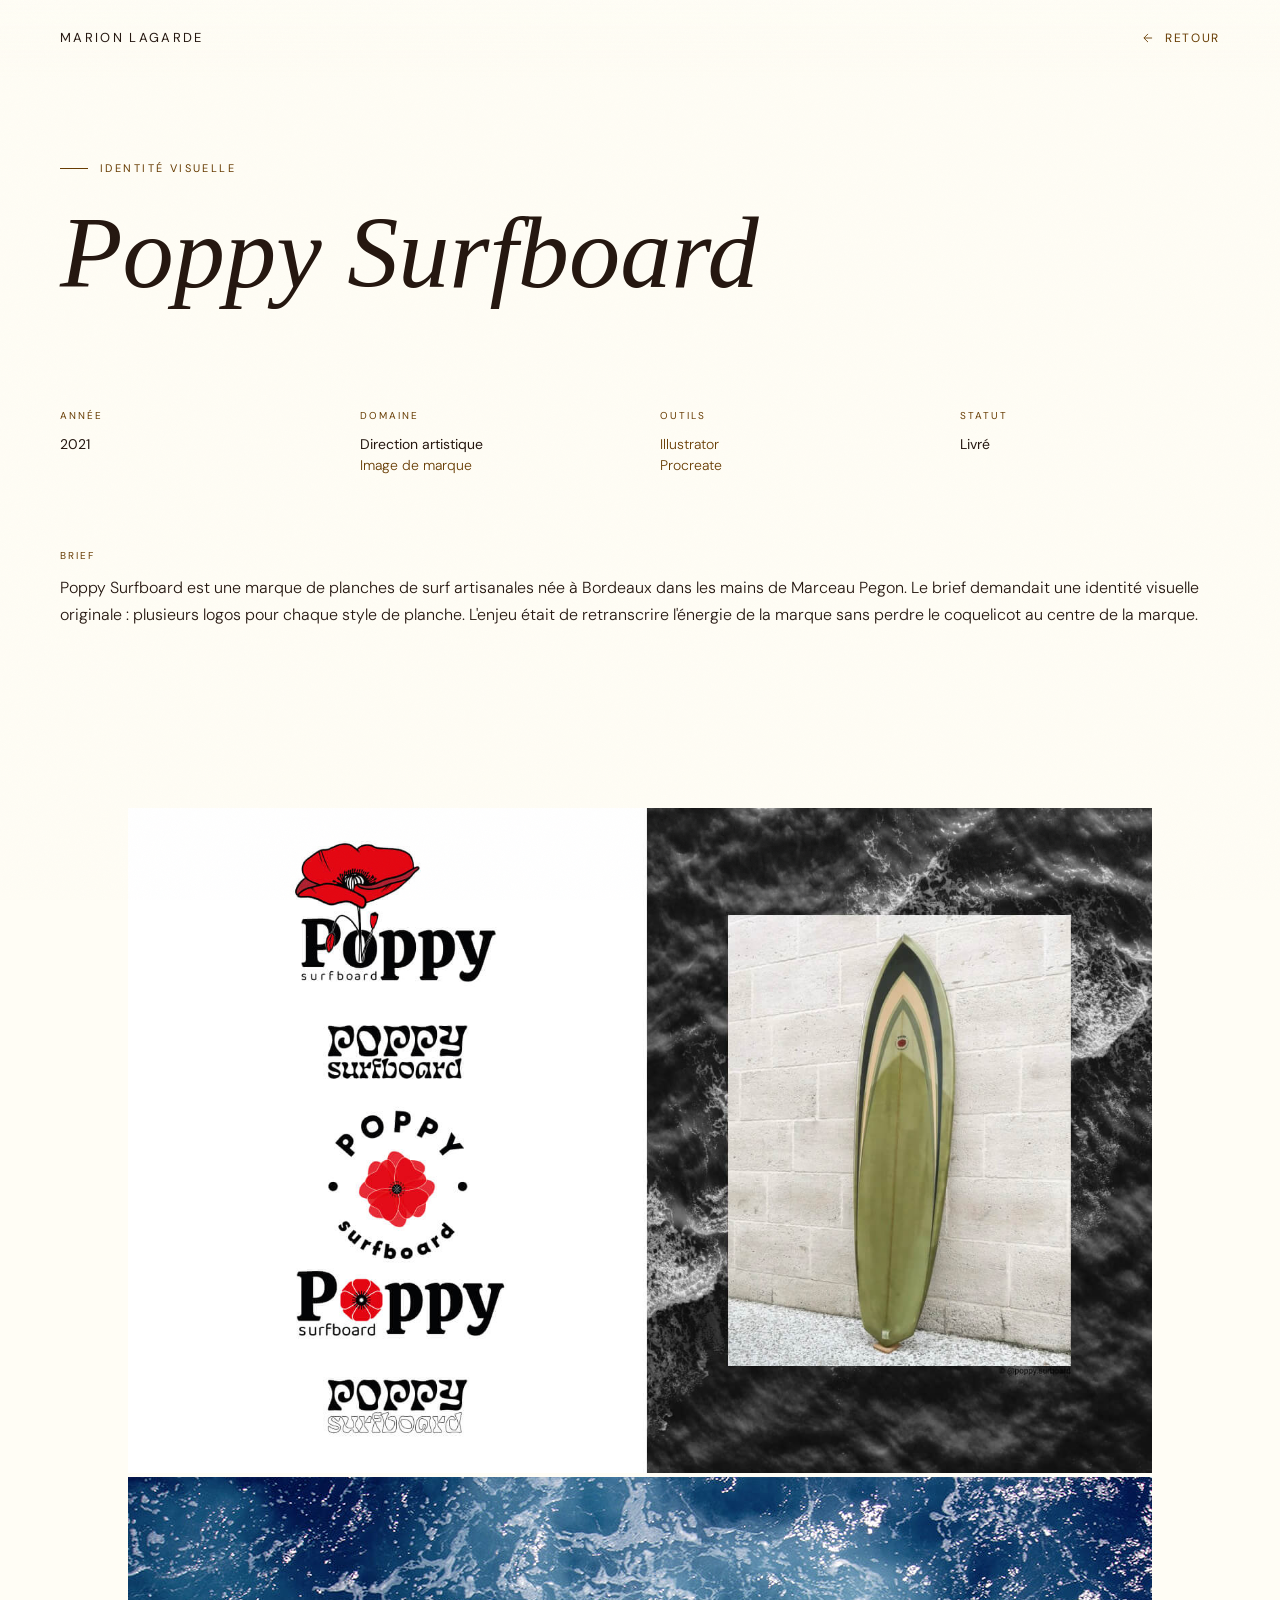
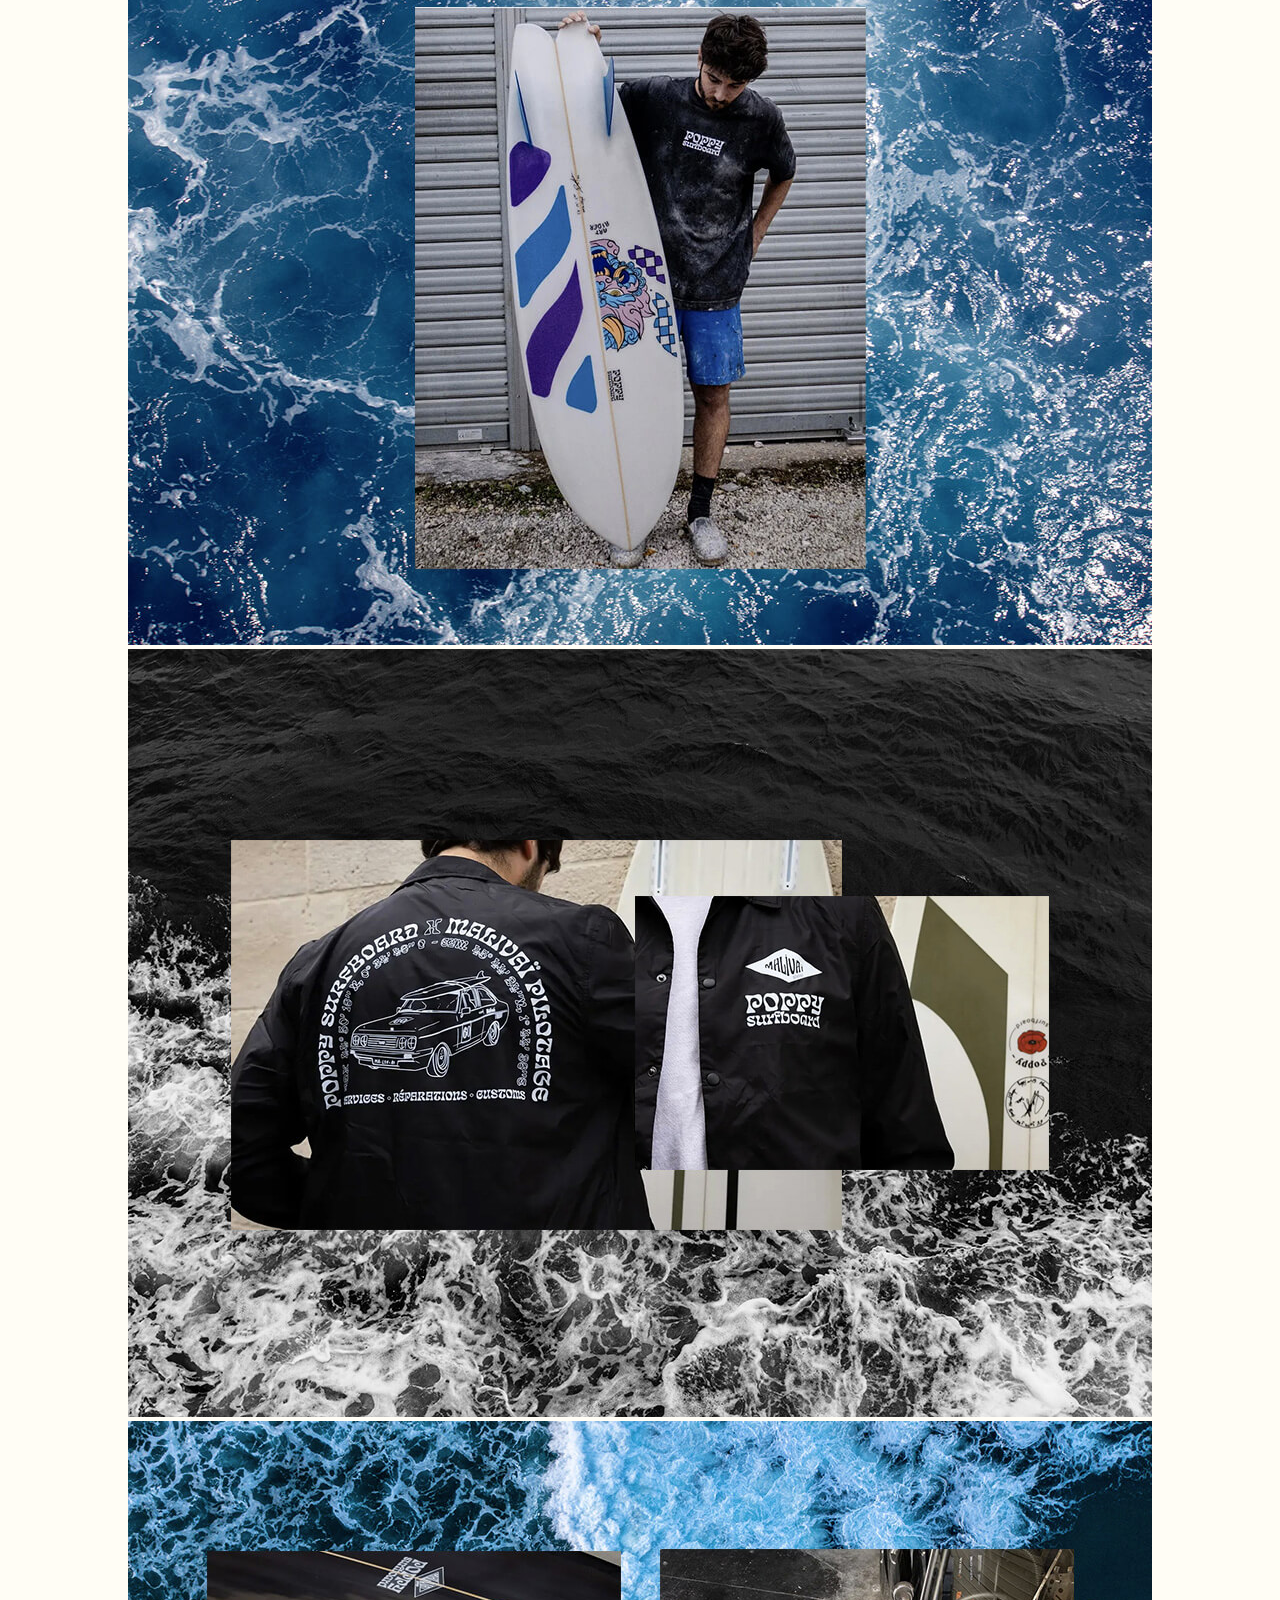
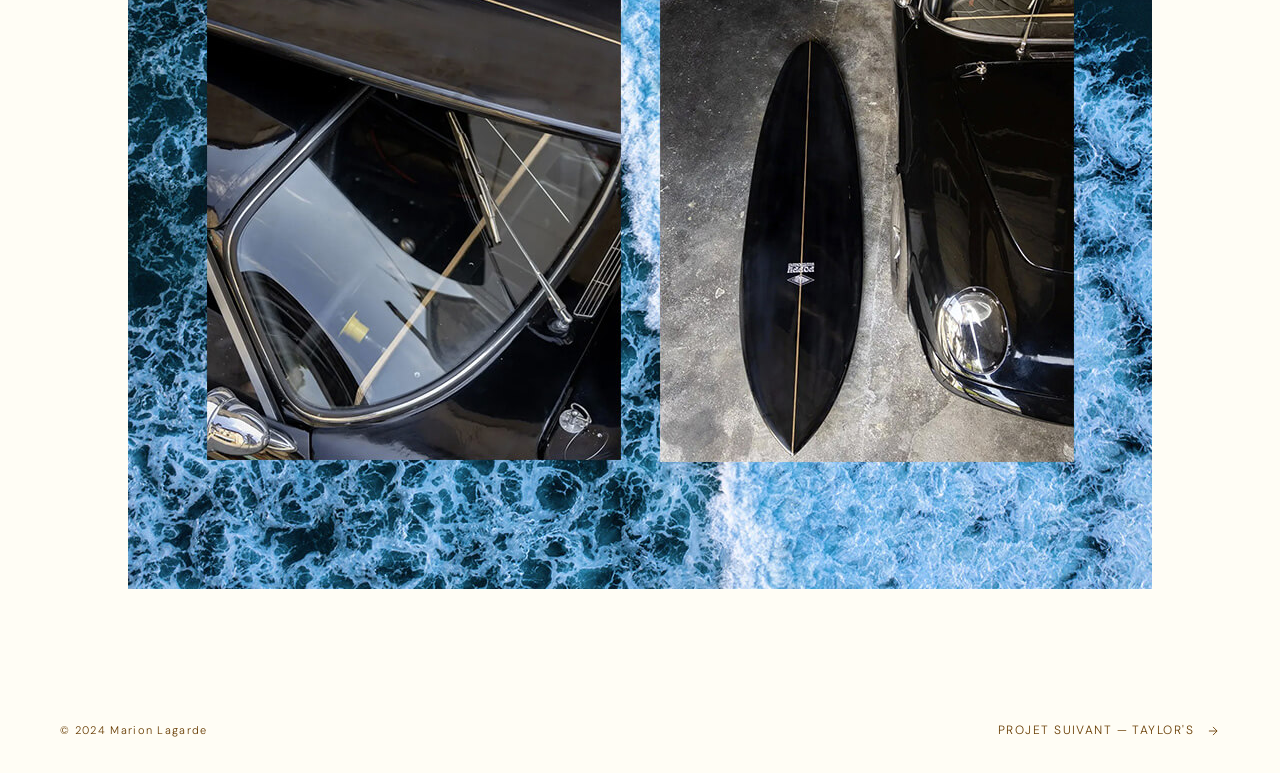
<file: projects/poppy.html>
<!DOCTYPE html>
<html lang="fr">
<head>
  <meta charset="UTF-8" />
  <meta name="viewport" content="width=device-width, initial-scale=1.0" />
  <title>Poppy Surfboard — Marion Lagarde</title>
  <link rel="preconnect" href="https://fonts.googleapis.com" />
  <link rel="preconnect" href="https://fonts.gstatic.com" crossorigin />
  <link href="https://fonts.googleapis.com/css2?family=DM+Sans:ital,opsz,wght@0,9..40,300;0,9..40,400;0,9..40,500;1,9..40,300&display=swap" rel="stylesheet" />
  <link rel="stylesheet" href="../style.css" />
  <style>
    .fullwidth-gallery {
      display: flex;
      flex-direction: column;
      gap: 4px;
      max-width: 1024px;
      margin: 0 auto;
    }
    .fullwidth-gallery img {
      width: 100%;
      display: block;
    }
  </style>
</head>
<body>

  <nav>
    <a href="../index.html" class="nav-logo">Marion Lagarde</a>
    <a href="../index.html#projects" class="nav-back">
      <svg viewBox="0 0 24 24" fill="none" stroke-width="1.5"><path d="M19 12H5M5 12l7 7M5 12l7-7"/></svg>
      Retour
    </a>
  </nav>

  <!-- HERO -->
  <section class="page-hero">
    <p class="hero-tag">Identité visuelle</p>
    <h1 class="page-title">Poppy Surfboard</h1>

    <div class="hero-meta">
      <div class="meta-item reveal">
        <p class="meta-label">Année</p>
        <p class="meta-value"><strong>2021</strong></p>
      </div>
      <div class="meta-item reveal" style="transition-delay:.08s">
        <p class="meta-label">Domaine</p>
        <p class="meta-value"><strong>Direction artistique</strong><br>Image de marque</p>
      </div>
      <div class="meta-item reveal" style="transition-delay:.16s">
        <p class="meta-label">Outils</p>
        <p class="meta-value">Illustrator<br>Procreate</p>
      </div>
      <div class="meta-item reveal" style="transition-delay:.24s">
        <p class="meta-label">Statut</p>
        <p class="meta-value"><strong>Livré</strong></p>
      </div>

      <div class="meta-item brief reveal" style="transition-delay:.32s">
        <p class="meta-label">Brief</p>
        <p class="meta-value">
          Poppy Surfboard est une marque de planches de surf artisanales née à Bordeaux dans les mains de Marceau Pegon. Le brief demandait une identité visuelle originale : plusieurs logos pour chaque style de planche. L'enjeu était de retranscrire l'énergie de la marque sans perdre le coquelicot au centre de la marque.
        </p>
      </div>
    </div>
  </section>

  <!-- 01 — BRANDING -->
  <!--
  <section>
    <p class="section-label" data-n="01">Branding</p>

    <div style="display:flex; flex-direction:column; gap:72px;">

      <div class="reveal">
        <p class="sub-title">Palette de couleurs</p>
        <div class="palette-swatches">
          <div class="swatch">
            <div class="swatch-color" style="background:#000000; border:1px solid var(--border)"></div>
            <p class="swatch-hex">#000000</p>
            <p class="swatch-name">Principale</p>
          </div>
          <div class="swatch">
            <div class="swatch-color" style="background:#FBF7F2; border:1px solid var(--border)"></div>
            <p class="swatch-hex">#FBF7F2</p>
            <p class="swatch-name">Beige</p>
          </div>
          <div class="swatch">
            <div class="swatch-color" style="background:#E30613;"></div>
            <p class="swatch-hex">#E30613</p>
            <p class="swatch-name">Pétale</p>
          </div>
        </div>
      </div>

      <div class="reveal">
        <p class="sub-title">Typographie</p>
        <div class="typo-showcase">
          <div class="typo-card">
            <p class="typo-sample" style="font-family:'Calistoga',serif; font-style:italic;">
              Ride the<br>wave.
            </p>
            <div class="typo-meta">
              <strong>Calistoga Regular</strong>
              Display / Titres
            </div>
          </div>
          <div class="typo-card">
            <p class="typo-sample" style="font-family:'Helvetica Neue',Helvetica,Arial,sans-serif; font-weight:300; font-size:clamp(16px,2vw,24px); line-height:1.6;">
              Chaque planche est façonnée à la main dans notre atelier à Bordeaux.
            </p>
            <div class="typo-meta">
              <strong>Helvetica Neue Light</strong>
              Corps de texte
            </div>
          </div>
        </div>
      </div>

    </div>
  </section>
  -->

  <!-- 02 — VISUELS -->
  <section>
    <div class="fullwidth-gallery">
      <img src="../images/poppy/img-00.jpg" alt="Logo principal Poppy Surfboard">
      <img src="../images/poppy/img-01-1.jpg" alt="Board illustrée et t-shirt logo">
      <img src="../images/poppy/img-01.jpg" alt="Veste illustrée">
      <img src="../images/poppy/img-02.jpg" alt="Board et Porsche">
    </div>
  </section>

  <footer>
    <span class="footer-copy">© 2024 Marion Lagarde</span>
    <a href="taylors.html" class="footer-next">
      Projet suivant — Taylor's
      <svg viewBox="0 0 24 24" fill="none" stroke-width="1.5"><path d="M5 12h14M19 12l-7 7M19 12l-7-7"/></svg>
    </a>
  </footer>

  <script>
    const obs = new IntersectionObserver(entries => entries.forEach(e => { if (e.isIntersecting) e.target.classList.add('visible'); }), { threshold: 0.08, rootMargin: '0px 0px -32px 0px' });
    document.querySelectorAll('.reveal').forEach(el => obs.observe(el));
  </script>
</body>
</html>
</file>
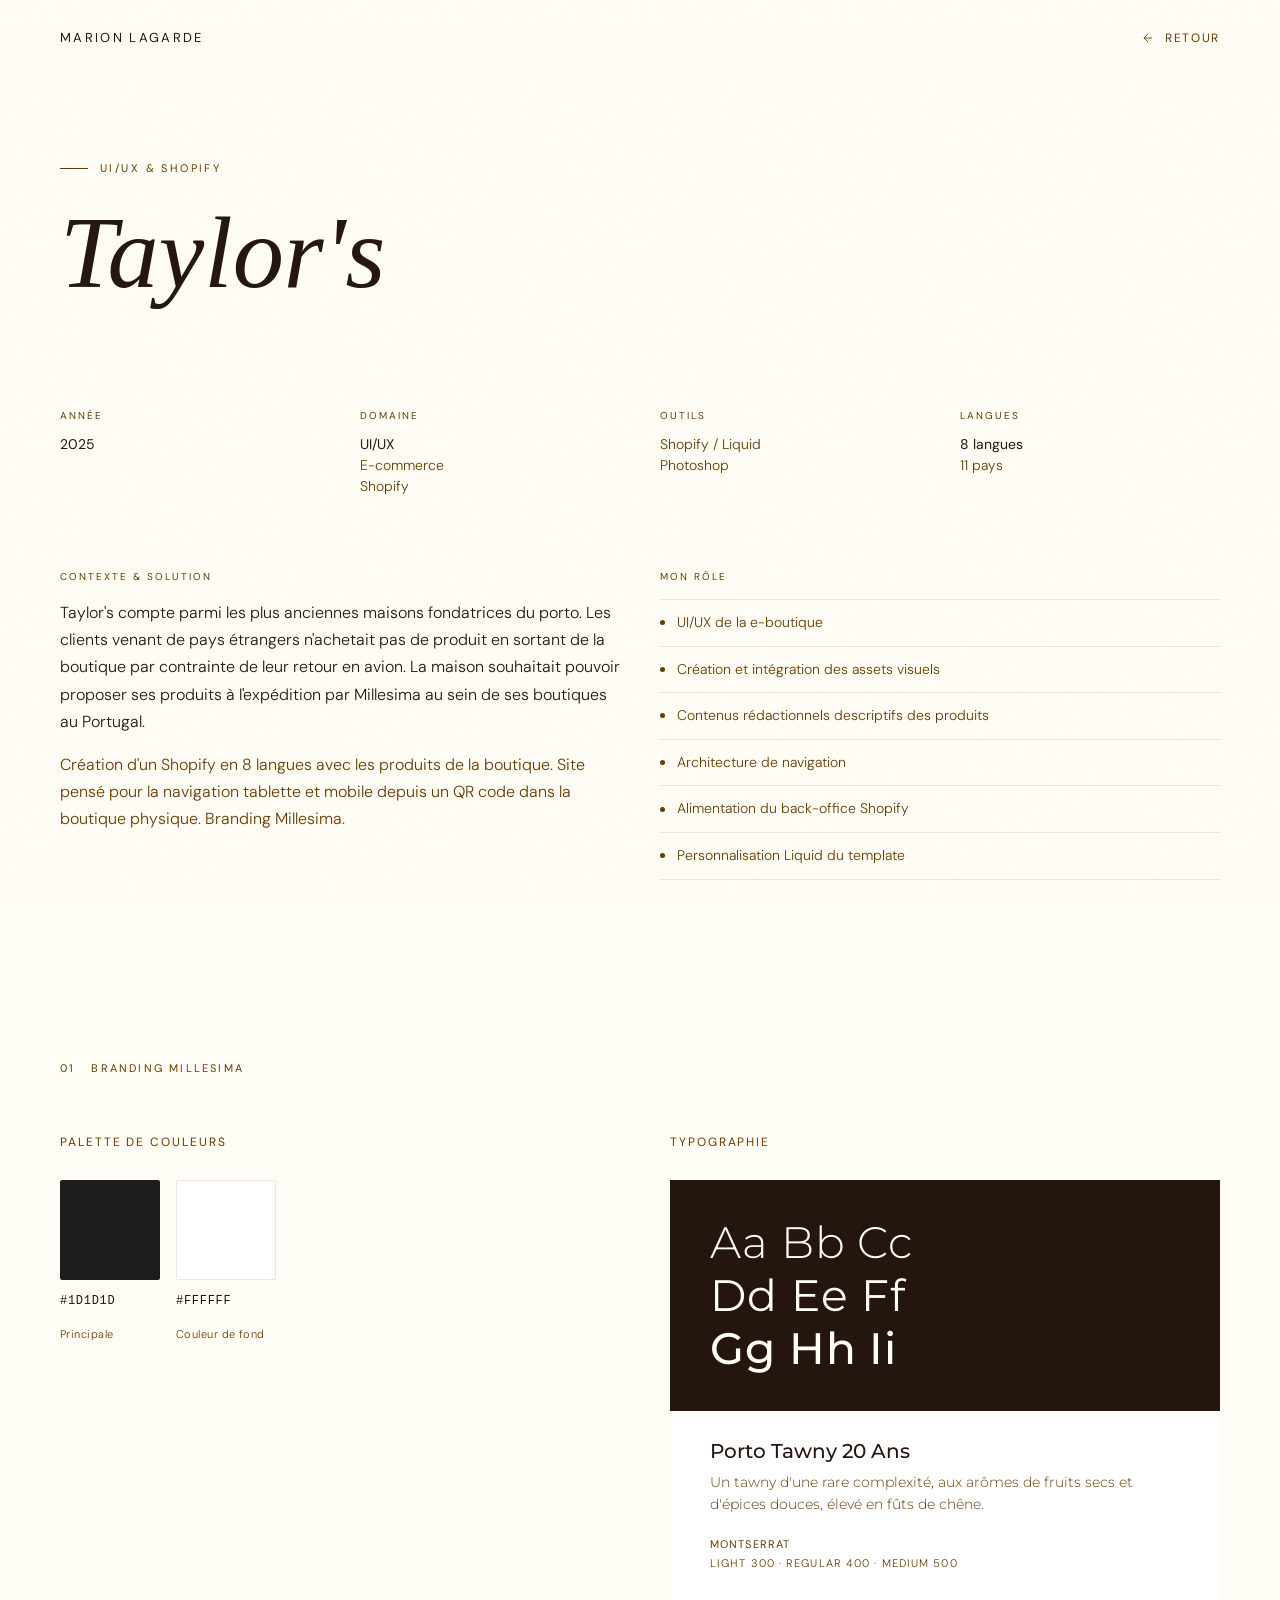
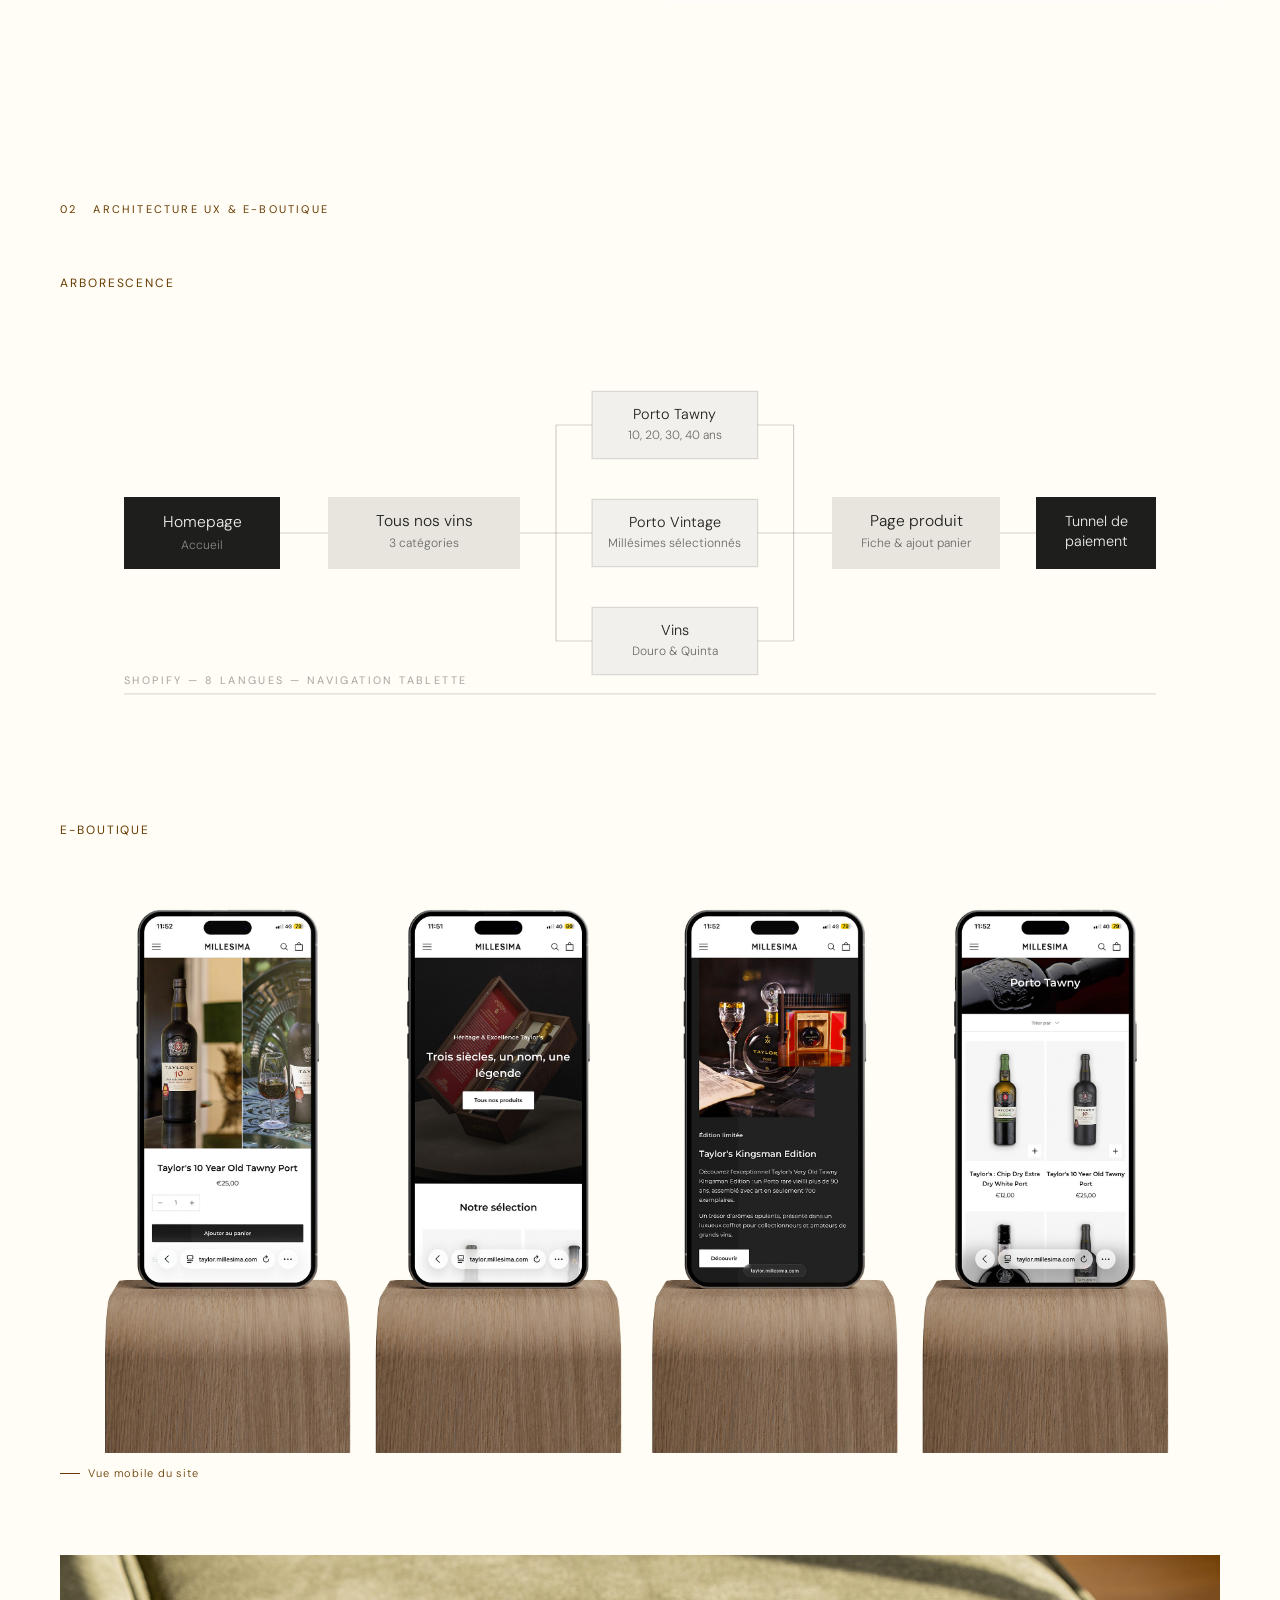
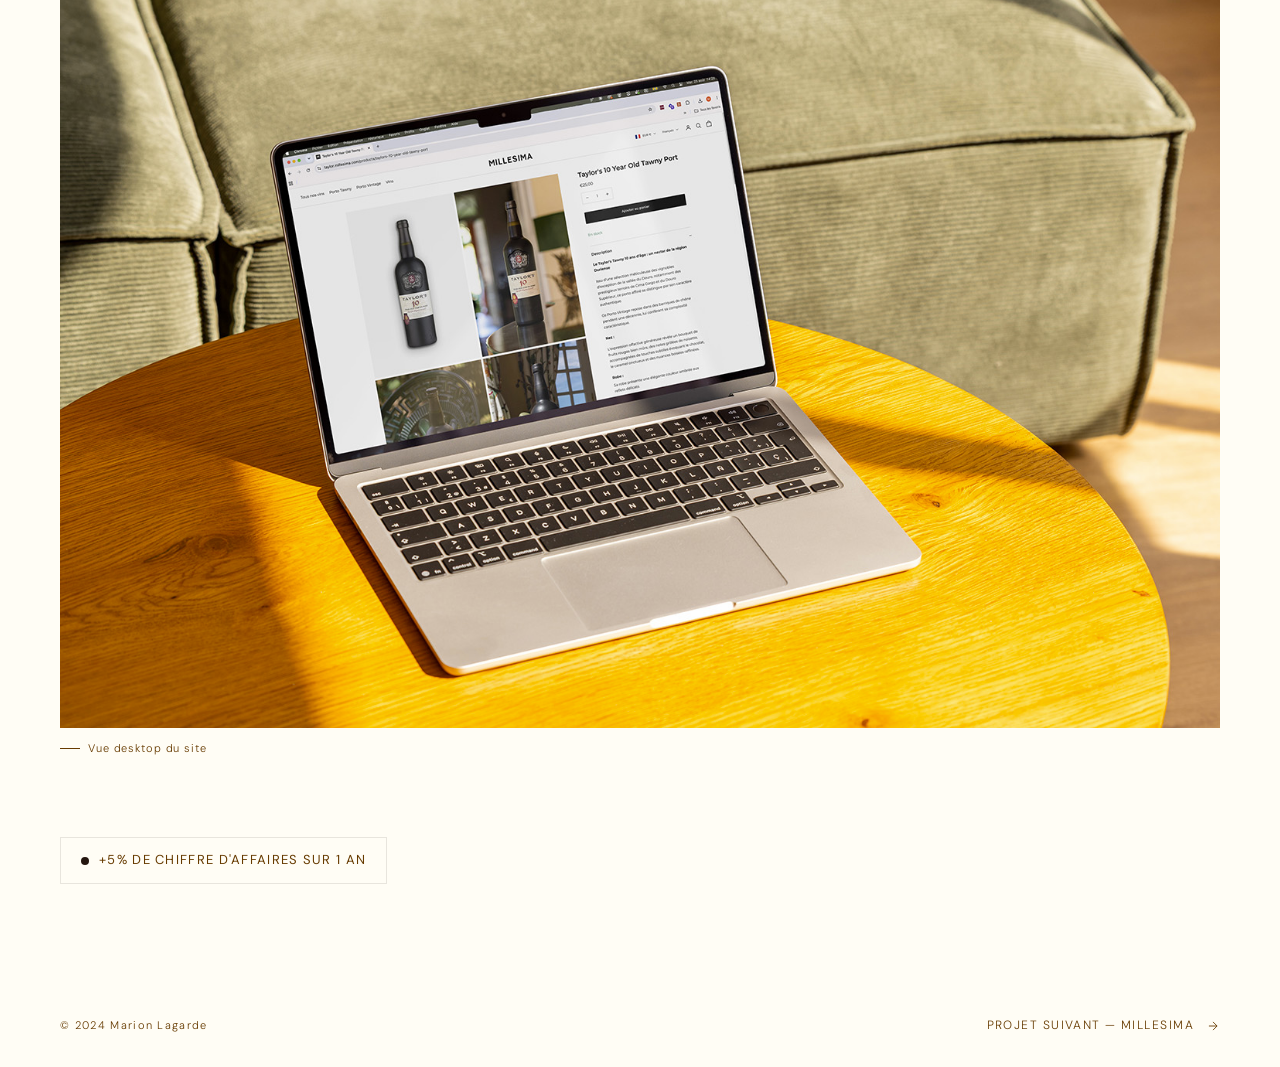
<file: projects/taylors.html>
<!DOCTYPE html>
<html lang="fr">
<head>
  <meta charset="UTF-8" />
  <meta name="viewport" content="width=device-width, initial-scale=1.0" />
  <title>Taylor's — Marion Lagarde</title>
  <link rel="preconnect" href="https://fonts.googleapis.com" />
  <link rel="preconnect" href="https://fonts.gstatic.com" crossorigin />
  <link href="https://fonts.googleapis.com/css2?family=DM+Sans:ital,opsz,wght@0,9..40,300;0,9..40,400;0,9..40,500;1,9..40,300&family=Montserrat:wght@300;400;500&display=swap" rel="stylesheet" />
  <link rel="stylesheet" href="../style.css" />
</head>
<body>

  <nav>
    <a href="../index.html" class="nav-logo">Marion Lagarde</a>
    <a href="../index.html#projects" class="nav-back">
      <svg viewBox="0 0 24 24" fill="none" stroke-width="1.5"><path d="M19 12H5M5 12l7 7M5 12l7-7"/></svg>
      Retour
    </a>
  </nav>

  <!-- HERO -->
  <section class="page-hero">
    <p class="hero-tag">UI/UX &amp; Shopify</p>
    <h1 class="page-title">Taylor's</h1>

    <div class="hero-meta">
      <div class="meta-item reveal">
        <p class="meta-label">Année</p>
        <p class="meta-value"><strong>2025</strong></p>
      </div>
      <div class="meta-item reveal" style="transition-delay:.08s">
        <p class="meta-label">Domaine</p>
        <p class="meta-value"><strong>UI/UX</strong><br>E-commerce<br>Shopify</p>
      </div>
      <div class="meta-item reveal" style="transition-delay:.16s">
        <p class="meta-label">Outils</p>
        <p class="meta-value">Shopify / Liquid<br>Photoshop</p>
      </div>
      <div class="meta-item reveal" style="transition-delay:.24s">
        <p class="meta-label">Langues</p>
        <p class="meta-value"><strong>8 langues</strong><br>11 pays</p>
      </div>

      <div class="meta-row-full reveal" style="transition-delay:.32s">
        <div>
          <p class="meta-label" style="margin-bottom:14px;">Contexte &amp; Solution</p>
          <p class="meta-block-text">
            Taylor's compte parmi les plus anciennes maisons fondatrices du porto. Les clients venant de pays étrangers n'achetait pas de produit en sortant de la boutique par contrainte de leur retour en avion. La maison souhaitait pouvoir proposer ses produits à l'expédition par Millesima au sein de ses boutiques au Portugal.
          </p>
          <p class="meta-block-text" style="margin-top:16px; color:var(--fg-muted);">
            Création d'un Shopify en 8 langues avec les produits de la boutique. Site pensé pour la navigation tablette et mobile depuis un QR code dans la boutique physique. Branding Millesima.
          </p>
        </div>
        <div>
          <p class="meta-label" style="margin-bottom:14px;">Mon rôle</p>
          <ul class="role-list">
            <li>UI/UX de la e-boutique</li>
            <li>Création et intégration des assets visuels</li>
            <li>Contenus rédactionnels descriptifs des produits</li>
            <li>Architecture de navigation</li>
            <li>Alimentation du back-office Shopify</li>
            <li>Personnalisation Liquid du template</li>
          </ul>
        </div>
      </div>
    </div>
  </section>

  <!-- 01 — BRANDING -->
  <section>
    <p class="section-label" data-n="01">Branding Millesima</p>

    <div class="branding-row reveal">
      <div>
        <p class="sub-title">Palette de couleurs</p>
        <div class="palette-swatches">
          <!-- Palette couleurs du projet — conservées hors-thème -->
          <div class="swatch">
            <div class="swatch-color" style="background:#1D1D1D;"></div>
            <p class="swatch-hex">#1D1D1D</p>
            <p class="swatch-name">Principale</p>
          </div>
          <div class="swatch">
            <div class="swatch-color" style="background:#FFFFFF; border:1px solid var(--border)"></div>
            <p class="swatch-hex">#FFFFFF</p>
            <p class="swatch-name">Couleur de fond</p>
          </div>
        </div>
      </div>

      <div>
        <p class="sub-title">Typographie</p>
        <div class="typo-card-single">
          <div class="typo-card-top">
            <p class="typo-display" style="font-family:'Montserrat',sans-serif;">
              Aa Bb Cc<br>
              <span style="font-weight:400;">Dd Ee Ff</span><br>
              <span style="font-weight:500;">Gg Hh Ii</span>
            </p>
          </div>
          <div class="typo-card-bottom">
            <p style="font-family:'Montserrat',sans-serif;">
              <span style="font-size:20px; font-weight:500; display:block; line-height:1.2; margin-bottom:8px; color:var(--fg);">Porto Tawny 20 Ans</span>
              <span style="font-size:14px; font-weight:300; display:block; line-height:1.6; color:var(--fg-muted);">Un tawny d'une rare complexité, aux arômes de fruits secs et d'épices douces, élevé en fûts de chêne.</span>
            </p>
            <div class="typo-meta" style="margin-top:20px;">
              <strong>Montserrat</strong>
              Light 300 · Regular 400 · Medium 500
            </div>
          </div>
        </div>
      </div>
    </div>
  </section>

  <!-- 02 — UX + E-BOUTIQUE -->
  <section>
    <p class="section-label" data-n="02">Architecture UX &amp; E-boutique</p>

    <div class="ux-block">

      <div class="reveal">
        <p class="sub-title" style="margin-bottom:24px;">Arborescence</p>
        <div class="tree-wrap">
          <svg class="tree-svg" viewBox="0 0 900 280" xmlns="http://www.w3.org/2000/svg" aria-label="Arborescence du site Taylor's">
            <defs>
              <style>
                .tn-dark  { fill: #1e1e1c; }
                .tn-mid   { fill: #e8e4de; }
                .tn-light { fill: #f2f0ec; stroke: rgba(30,30,28,.14); stroke-width:1; }
                .tt-w     { fill: #f2f0ec; font-family:'DM Sans','Helvetica Neue',sans-serif; font-weight:300; }
                .tt-d     { fill: #1e1e1c; font-family:'DM Sans','Helvetica Neue',sans-serif; font-weight:300; }
                .tt-m     { fill: #6a6a66; font-family:'DM Sans','Helvetica Neue',sans-serif; font-weight:300; }
                .tl       { stroke: rgba(30,30,28,.2); stroke-width:1; fill:none; }
                .tt-tag   { fill: #6a6a66; font-family:'DM Sans','Helvetica Neue',sans-serif; font-weight:400; }
              </style>
            </defs>
            <rect x="20"  y="110" width="130" height="60" class="tn-dark"/>
            <text x="85"  y="135" text-anchor="middle" font-size="13" class="tt-w">Homepage</text>
            <text x="85"  y="153" text-anchor="middle" font-size="10" class="tt-w" opacity=".5">Accueil</text>
            <line x1="150" y1="140" x2="190" y2="140" class="tl"/>
            <rect x="190" y="110" width="160" height="60" class="tn-mid"/>
            <text x="270" y="134" text-anchor="middle" font-size="13" class="tt-d">Tous nos vins</text>
            <text x="270" y="152" text-anchor="middle" font-size="10" class="tt-m">3 catégories</text>
            <line x1="350" y1="140" x2="380" y2="140" class="tl"/>
            <line x1="380" y1="50"  x2="380" y2="230" class="tl"/>
            <line x1="380" y1="50"  x2="410" y2="50"  class="tl"/>
            <line x1="380" y1="140" x2="410" y2="140" class="tl"/>
            <line x1="380" y1="230" x2="410" y2="230" class="tl"/>
            <rect x="410" y="22"  width="138" height="56" class="tn-light"/>
            <text x="479" y="45"  text-anchor="middle" font-size="12" class="tt-d">Porto Tawny</text>
            <text x="479" y="62"  text-anchor="middle" font-size="10" class="tt-m">10, 20, 30, 40 ans</text>
            <rect x="410" y="112" width="138" height="56" class="tn-light"/>
            <text x="479" y="135" text-anchor="middle" font-size="12" class="tt-d">Porto Vintage</text>
            <text x="479" y="152" text-anchor="middle" font-size="10" class="tt-m">Millésimes sélectionnés</text>
            <rect x="410" y="202" width="138" height="56" class="tn-light"/>
            <text x="479" y="225" text-anchor="middle" font-size="12" class="tt-d">Vins</text>
            <text x="479" y="242" text-anchor="middle" font-size="10" class="tt-m">Douro &amp; Quinta</text>
            <line x1="548" y1="50"  x2="578" y2="50"  class="tl"/>
            <line x1="548" y1="140" x2="578" y2="140" class="tl"/>
            <line x1="548" y1="230" x2="578" y2="230" class="tl"/>
            <line x1="578" y1="50"  x2="578" y2="230" class="tl"/>
            <line x1="578" y1="140" x2="610" y2="140" class="tl"/>
            <rect x="610" y="110" width="140" height="60" class="tn-mid"/>
            <text x="680" y="134" text-anchor="middle" font-size="13" class="tt-d">Page produit</text>
            <text x="680" y="152" text-anchor="middle" font-size="10" class="tt-m">Fiche &amp; ajout panier</text>
            <line x1="750" y1="140" x2="780" y2="140" class="tl"/>
            <rect x="780" y="110" width="100" height="60" class="tn-dark"/>
            <text x="830" y="134" text-anchor="middle" font-size="12" class="tt-w">Tunnel de</text>
            <text x="830" y="151" text-anchor="middle" font-size="12" class="tt-w">paiement</text>
            <line x1="20" y1="274" x2="880" y2="274" stroke="rgba(30,30,28,.15)" stroke-width="1"/>
            <text x="20" y="266" font-size="9" class="tt-tag" opacity=".6" letter-spacing="2">SHOPIFY — 8 LANGUES — NAVIGATION TABLETTE</text>
          </svg>
        </div>
      </div>

      <div class="reveal" style="transition-delay:.15s">
        <p class="sub-title" style="margin-bottom:20px;">E-boutique</p>
        <div class="boutique-frame">
           <img src="../images/taylors/taylors.jpg" alt="E-boutique Taylor's — vue tablette"> 
        </div>
        <p class="img-caption">Vue mobile du site</p>
      </div>
            <div class="reveal" style="transition-delay:.15s">
        <div class="boutique-frame">
           <img src="../images/taylors/taylors-01.jpg" alt="E-boutique Taylor's — vue tablette"> 
        </div>
        <p class="img-caption">Vue desktop du site</p>
      </div>


      <div class="result-simple reveal" style="transition-delay:.25s">
        <span class="result-chip">+5% de chiffre d'affaires sur 1 an</span>
      </div>

    </div>
  </section>

  <footer>
    <span class="footer-copy">© 2024 Marion Lagarde</span>
    <a href="millesima.html" class="footer-next">
      Projet suivant — Millesima
      <svg viewBox="0 0 24 24" fill="none" stroke-width="1.5"><path d="M5 12h14M19 12l-7 7M19 12l-7-7"/></svg>
    </a>
  </footer>

  <script>
    const obs = new IntersectionObserver(entries => entries.forEach(e => { if (e.isIntersecting) e.target.classList.add('visible'); }), { threshold: 0.08, rootMargin: '0px 0px -32px 0px' });
    document.querySelectorAll('.reveal').forEach(el => obs.observe(el));
  </script>
</body>
</html>
</file>
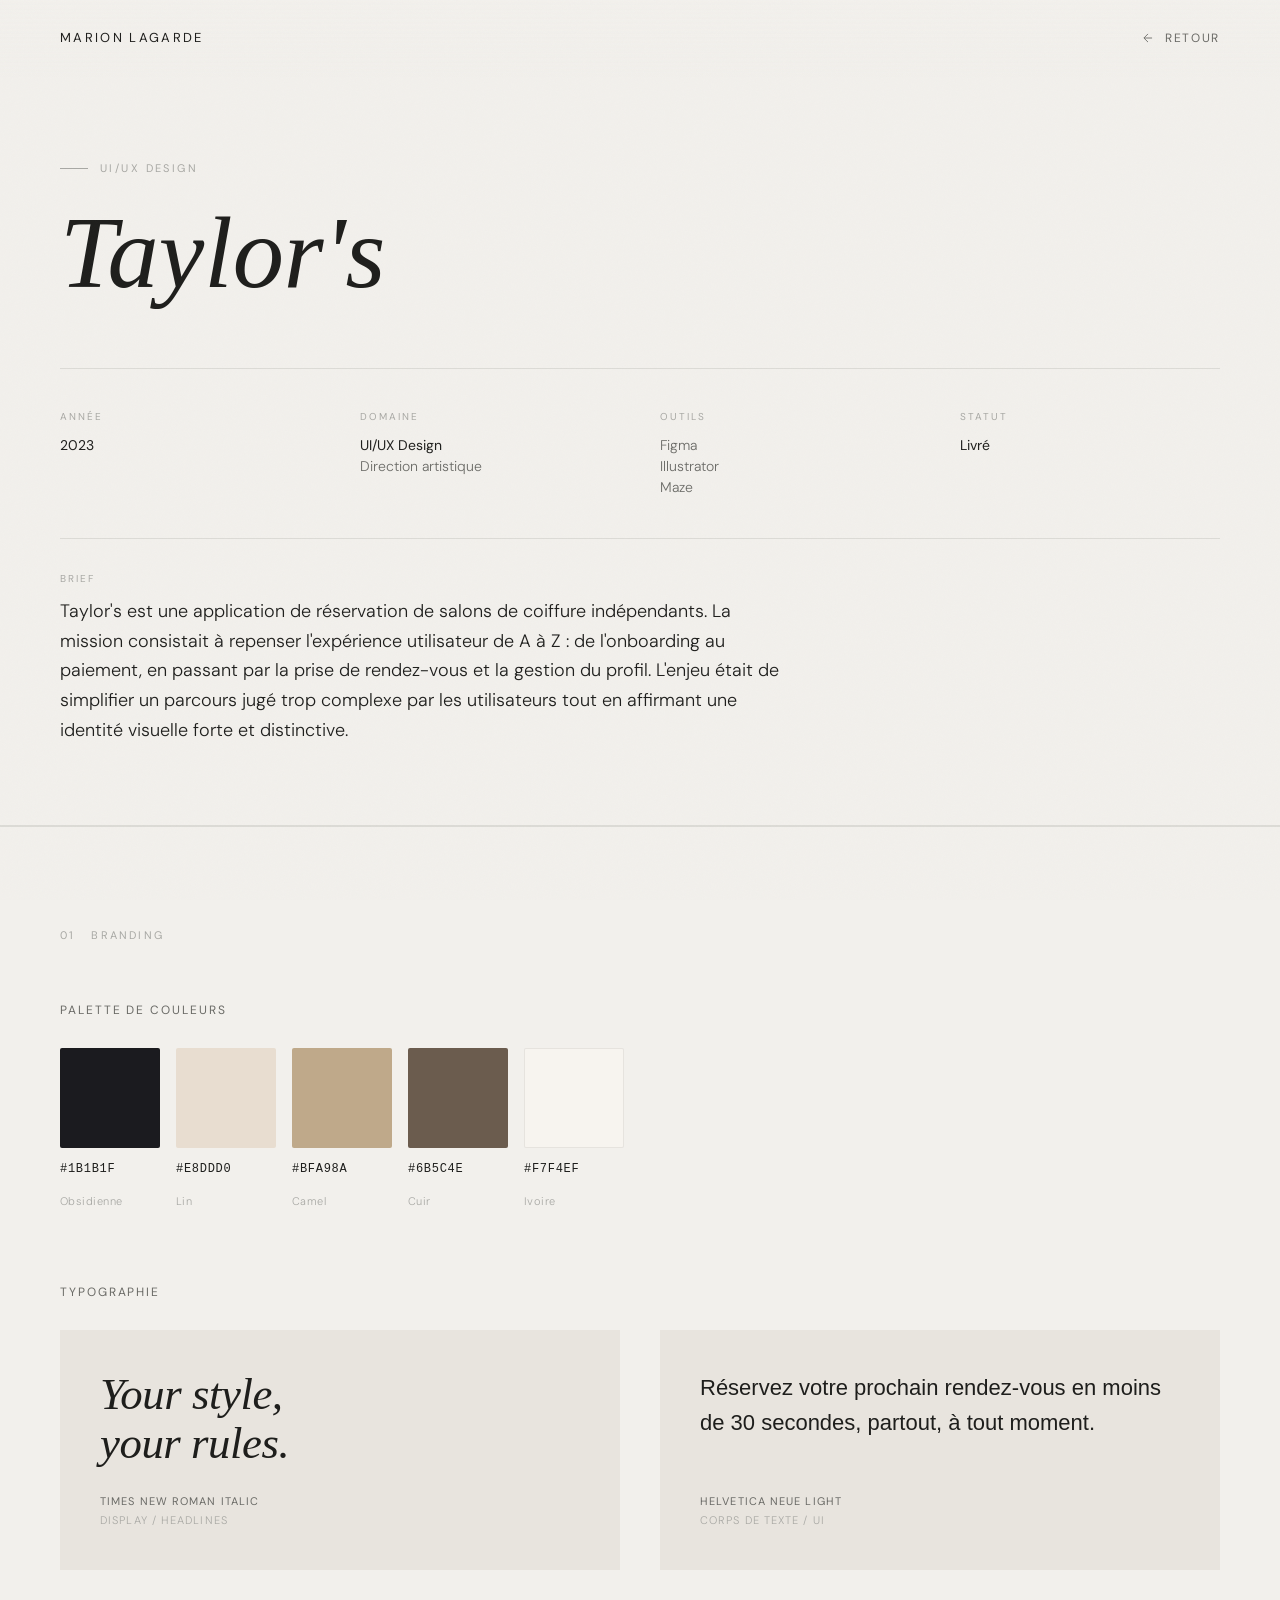
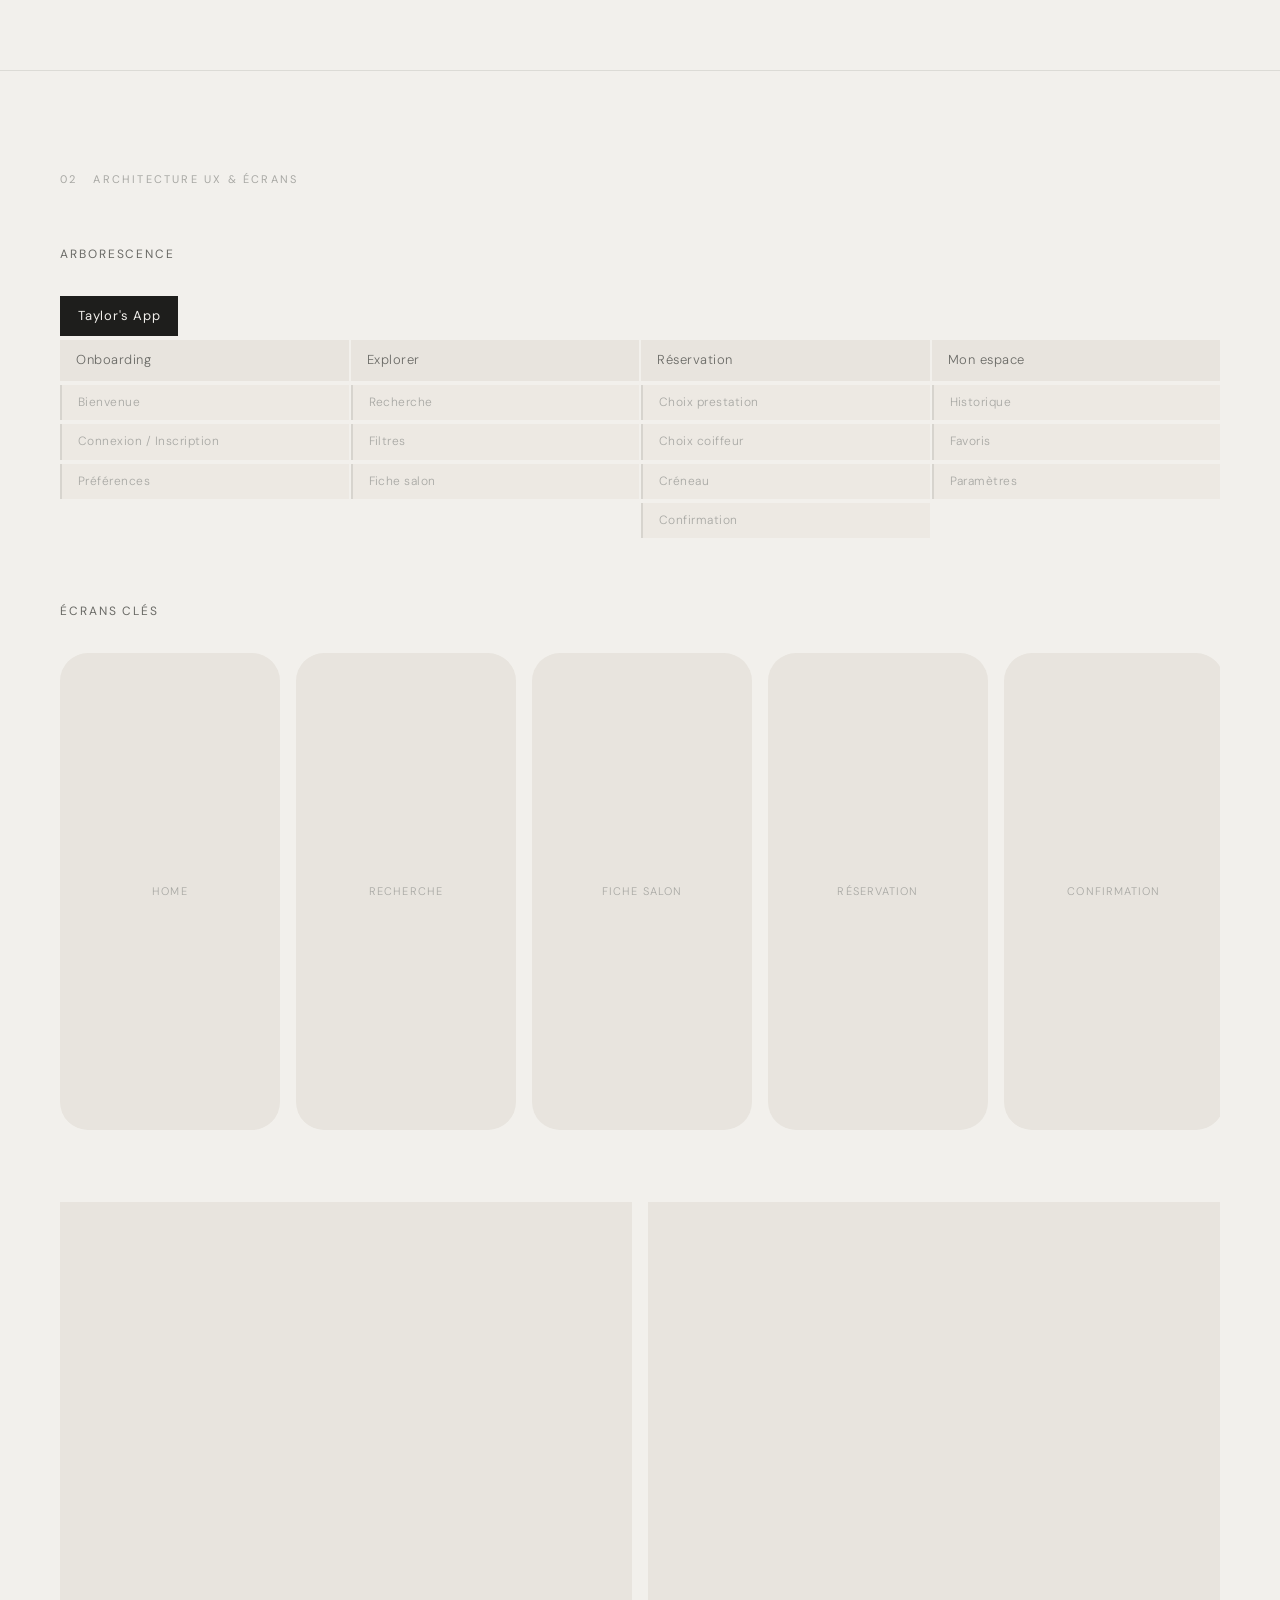
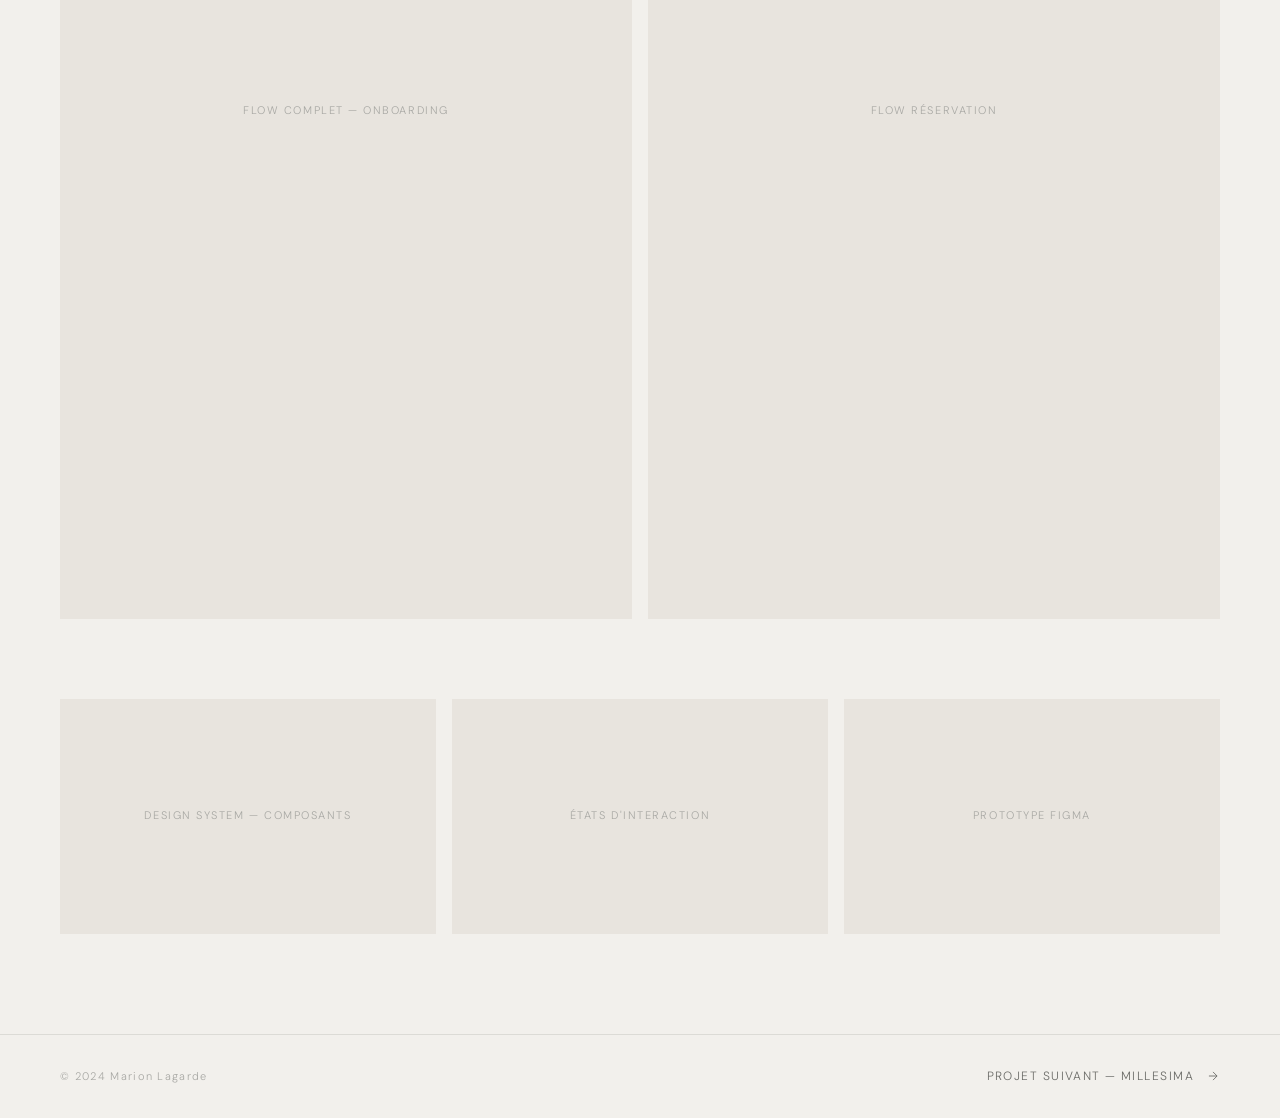
<file: projects/template-ui.html>
<!DOCTYPE html>
<html lang="fr">
<head>
  <meta charset="UTF-8" />
  <meta name="viewport" content="width=device-width, initial-scale=1.0" />
  <title>Taylor's — Marion Lagarde</title>
  <link rel="preconnect" href="https://fonts.googleapis.com" />
  <link rel="preconnect" href="https://fonts.gstatic.com" crossorigin />
  <link href="https://fonts.googleapis.com/css2?family=DM+Sans:ital,opsz,wght@0,9..40,300;0,9..40,400;0,9..40,500;1,9..40,300&display=swap" rel="stylesheet" />
  <style>
    :root {
      --bg:        #f2f0ec;
      --bg-soft:   #ede9e3;
      --bg-card:   #e8e4de;
      --fg:        #1e1e1c;
      --fg-muted:  #6a6a66;
      --fg-subtle: #a8a8a4;
      --accent:    #5a5248;
      --border:    rgba(30,30,28,0.10);
      --font-sans: 'DM Sans', 'Helvetica Neue', Helvetica, Arial, sans-serif;
      --font-serif: 'Times New Roman', Times, Georgia, serif;
      --ease-out:  cubic-bezier(0.16, 1, 0.3, 1);
    }

    *, *::before, *::after { box-sizing: border-box; margin: 0; padding: 0; }
    html { scroll-behavior: smooth; }
    body {
      background: var(--bg);
      color: var(--fg);
      font-family: var(--font-sans);
      font-weight: 300;
      font-size: 16px;
      line-height: 1.6;
      overflow-x: hidden;
      -webkit-font-smoothing: antialiased;
    }

    /* ── NAV ── */
    nav {
      position: fixed;
      top: 0; left: 0; right: 0;
      z-index: 100;
      display: flex;
      align-items: center;
      justify-content: space-between;
      padding: 28px 60px;
    }
    nav::before {
      content: '';
      position: absolute;
      inset: 0;
      background: linear-gradient(to bottom, rgba(242,240,236,0.97) 0%, transparent 100%);
      pointer-events: none;
    }
    .nav-logo {
      font-size: 13px;
      font-weight: 400;
      letter-spacing: 0.18em;
      text-transform: uppercase;
      color: var(--fg);
      text-decoration: none;
      position: relative;
    }
    .nav-back {
      font-size: 12px;
      font-weight: 400;
      letter-spacing: 0.14em;
      text-transform: uppercase;
      color: var(--fg-muted);
      text-decoration: none;
      display: flex;
      align-items: center;
      gap: 10px;
      position: relative;
      transition: color 0.3s ease, gap 0.3s ease;
    }
    .nav-back:hover { color: var(--fg); gap: 14px; }
    .nav-back svg { width: 14px; height: 14px; stroke: currentColor; }

    /* ── HERO ── */
    #hero {
      padding: 160px 60px 80px;
      border-bottom: 1px solid var(--border);
    }
    .hero-tag {
      font-size: 11px;
      font-weight: 400;
      letter-spacing: 0.22em;
      text-transform: uppercase;
      color: var(--fg-subtle);
      margin-bottom: 24px;
      display: flex;
      align-items: center;
      gap: 12px;
    }
    .hero-tag::before { content: ''; width: 28px; height: 1px; background: var(--fg-subtle); }
    .hero-title {
      font-family: var(--font-serif);
      font-size: clamp(48px, 8vw, 110px);
      font-weight: 400;
      font-style: italic;
      line-height: 1.0;
      color: var(--fg);
      margin-bottom: 64px;
    }
    .hero-meta {
      display: grid;
      grid-template-columns: repeat(4, 1fr);
      gap: 40px;
      padding-top: 40px;
      border-top: 1px solid var(--border);
    }
    .meta-label {
      font-size: 10px;
      font-weight: 400;
      letter-spacing: 0.2em;
      text-transform: uppercase;
      color: var(--fg-subtle);
      margin-bottom: 10px;
    }
    .meta-value {
      font-size: 14px;
      font-weight: 300;
      color: var(--fg-muted);
      line-height: 1.5;
    }
    .meta-value strong { font-weight: 400; color: var(--fg); }
    .meta-item.brief {
      grid-column: 1 / -1;
      padding-top: 32px;
      border-top: 1px solid var(--border);
    }
    .meta-item.brief .meta-value {
      font-size: 18px;
      font-weight: 300;
      color: var(--fg);
      line-height: 1.65;
      max-width: 720px;
    }

    /* ── SECTIONS ── */
    section { padding: 100px 60px; }
    section + section { border-top: 1px solid var(--border); }
    .section-label {
      font-size: 11px;
      font-weight: 400;
      letter-spacing: 0.2em;
      text-transform: uppercase;
      color: var(--fg-subtle);
      margin-bottom: 56px;
      display: flex;
      align-items: center;
      gap: 16px;
    }
    .section-label::before { content: attr(data-n); color: var(--fg-subtle); }

    /* ── BRANDING ── */
    .branding-block { display: flex; flex-direction: column; gap: 72px; }
    .palette-title, .typo-title {
      font-size: 12px;
      font-weight: 400;
      letter-spacing: 0.16em;
      text-transform: uppercase;
      color: var(--fg-muted);
      margin-bottom: 28px;
    }
    .palette-swatches { display: flex; gap: 16px; flex-wrap: wrap; }
    .swatch { display: flex; flex-direction: column; gap: 12px; }
    .swatch-color { width: 100px; height: 100px; border-radius: 2px; }
    .swatch-hex { font-size: 12px; font-weight: 400; letter-spacing: 0.06em; color: var(--fg); font-family: 'Courier New', monospace; }
    .swatch-name { font-size: 11px; color: var(--fg-subtle); margin-top: 2px; letter-spacing: 0.04em; }
    .typo-showcase { display: grid; grid-template-columns: 1fr 1fr; gap: 40px; }
    .typo-card { background: var(--bg-card); padding: 40px; display: flex; flex-direction: column; justify-content: space-between; min-height: 200px; }
    .typo-sample { font-size: clamp(28px, 3.5vw, 48px); line-height: 1.1; color: var(--fg); margin-bottom: 24px; }
    .typo-meta { font-size: 11px; letter-spacing: 0.1em; text-transform: uppercase; color: var(--fg-subtle); }
    .typo-meta strong { display: block; font-weight: 400; color: var(--fg-muted); margin-bottom: 2px; }

    /* ── UX ARBORESCENCE ── */
    .ux-block { display: flex; flex-direction: column; gap: 64px; }

    .tree-title {
      font-size: 12px;
      font-weight: 400;
      letter-spacing: 0.16em;
      text-transform: uppercase;
      color: var(--fg-muted);
      margin-bottom: 32px;
    }

    /* Arborescence visuelle */
    .tree {
      display: flex;
      flex-direction: column;
      gap: 0;
      font-size: 13px;
      font-weight: 300;
    }
    .tree-root {
      display: inline-flex;
      align-items: center;
      gap: 12px;
      background: var(--fg);
      color: var(--bg);
      padding: 10px 18px;
      font-size: 13px;
      font-weight: 400;
      letter-spacing: 0.06em;
      width: fit-content;
      margin-bottom: 2px;
    }
    .tree-children {
      display: flex;
      gap: 2px;
      padding-left: 0;
      margin-top: 2px;
    }
    .tree-branch {
      display: flex;
      flex-direction: column;
      gap: 2px;
      flex: 1;
    }
    .tree-node {
      background: var(--bg-card);
      padding: 10px 16px;
      font-size: 13px;
      font-weight: 300;
      color: var(--fg-muted);
      letter-spacing: 0.04em;
      transition: background 0.2s, color 0.2s;
    }
    .tree-node:hover { background: var(--bg-soft); color: var(--fg); }
    .tree-leaf {
      background: var(--bg-soft);
      padding: 8px 16px;
      font-size: 12px;
      color: var(--fg-subtle);
      letter-spacing: 0.04em;
      border-left: 2px solid var(--border);
      margin-top: 2px;
    }

    /* Images section */
    .gallery-grid { display: grid; gap: 16px; }
    .gallery-grid.cols-2 { grid-template-columns: 1fr 1fr; }
    .gallery-grid.cols-3 { grid-template-columns: 1fr 1fr 1fr; }
    .gallery-grid.mixed  { grid-template-columns: 2fr 1fr; }
    .gallery-item { background: var(--bg-card); overflow: hidden; }
    .gallery-item img { width: 100%; height: 100%; object-fit: cover; display: block; transition: transform 0.7s var(--ease-out); }
    .gallery-item:hover img { transform: scale(1.03); }
    .img-placeholder {
      width: 100%; background: var(--bg-card);
      display: flex; align-items: center; justify-content: center;
      color: var(--fg-subtle); font-size: 11px; letter-spacing: 0.14em; text-transform: uppercase;
      aspect-ratio: 16/10;
    }
    .img-placeholder.tall { aspect-ratio: 9/16; }
    .img-placeholder.square { aspect-ratio: 1/1; }
    .img-placeholder.wide { aspect-ratio: 21/9; }

    /* Screen mockups row */
    .screens-row {
      display: flex;
      gap: 16px;
      align-items: flex-end;
      overflow-x: auto;
      padding-bottom: 8px;
    }
    .screen-mock {
      flex: 0 0 220px;
      background: var(--bg-card);
      border-radius: 28px;
      overflow: hidden;
      aspect-ratio: 9/19.5;
      display: flex;
      align-items: center;
      justify-content: center;
      font-size: 11px;
      letter-spacing: 0.1em;
      text-transform: uppercase;
      color: var(--fg-subtle);
    }

    /* ── FOOTER ── */
    footer {
      border-top: 1px solid var(--border);
      padding: 32px 60px;
      display: flex;
      justify-content: space-between;
      align-items: center;
    }
    .footer-copy { font-size: 11px; letter-spacing: 0.12em; color: var(--fg-subtle); }
    .footer-next {
      font-size: 12px; letter-spacing: 0.12em; text-transform: uppercase;
      color: var(--fg-muted); text-decoration: none;
      display: flex; align-items: center; gap: 12px;
      transition: color 0.3s, gap 0.3s;
    }
    .footer-next:hover { color: var(--fg); gap: 18px; }
    .footer-next svg { width: 14px; height: 14px; stroke: currentColor; }

    /* ── REVEAL ── */
    .reveal { opacity: 0; transform: translateY(24px); transition: opacity 0.9s var(--ease-out), transform 0.9s var(--ease-out); }
    .reveal.visible { opacity: 1; transform: translateY(0); }

    /* ── GRAIN ── */
    body::after {
      content: ''; position: fixed; inset: 0; pointer-events: none; z-index: 999; opacity: 0.025;
      background-image: url("data:image/svg+xml,%3Csvg viewBox='0 0 256 256' xmlns='http://www.w3.org/2000/svg'%3E%3Cfilter id='noise'%3E%3CfeTurbulence type='fractalNoise' baseFrequency='0.9' numOctaves='4' stitchTiles='stitch'/%3E%3C/filter%3E%3Crect width='100%25' height='100%25' filter='url(%23noise)'/%3E%3C/svg%3E");
      background-repeat: repeat; background-size: 200px;
    }

    /* ── RESPONSIVE ── */
    @media (max-width: 768px) {
      nav { padding: 22px 24px; }
      #hero { padding: 110px 24px 60px; }
      .hero-title { font-size: clamp(40px, 12vw, 64px); margin-bottom: 40px; }
      .hero-meta { grid-template-columns: 1fr 1fr; gap: 28px; }
      .meta-item.brief .meta-value { font-size: 16px; }
      section { padding: 64px 24px; }
      .palette-swatches { gap: 12px; }
      .swatch-color { width: 72px; height: 72px; }
      .typo-showcase { grid-template-columns: 1fr; gap: 16px; }
      .gallery-grid.cols-2,
      .gallery-grid.cols-3,
      .gallery-grid.mixed { grid-template-columns: 1fr; }
      .tree-children { flex-direction: column; }
      .screen-mock { flex: 0 0 160px; }
      footer { padding: 28px 24px; flex-direction: column; gap: 20px; align-items: flex-start; }
    }
  </style>
</head>
<body>

  <!-- NAV -->
  <nav>
    <a href="../index.html" class="nav-logo">Marion Lagarde</a>
    <a href="../index.html#projects" class="nav-back">
      <svg viewBox="0 0 24 24" fill="none" stroke-width="1.5"><path d="M19 12H5M5 12l7 7M5 12l7-7"/></svg>
      Retour
    </a>
  </nav>

  <!-- HERO -->
  <section id="hero">
    <p class="hero-tag">UI/UX Design</p>
    <h1 class="hero-title">Taylor's</h1>

    <div class="hero-meta">
      <div class="meta-item reveal">
        <p class="meta-label">Année</p>
        <p class="meta-value"><strong>2023</strong></p>
      </div>
      <div class="meta-item reveal" style="transition-delay:.08s">
        <p class="meta-label">Domaine</p>
        <p class="meta-value"><strong>UI/UX Design</strong><br>Direction artistique</p>
      </div>
      <div class="meta-item reveal" style="transition-delay:.16s">
        <p class="meta-label">Outils</p>
        <p class="meta-value">Figma<br>Illustrator<br>Maze</p>
      </div>
      <div class="meta-item reveal" style="transition-delay:.24s">
        <p class="meta-label">Statut</p>
        <p class="meta-value"><strong>Livré</strong></p>
      </div>

      <div class="meta-item brief reveal" style="transition-delay:.32s">
        <p class="meta-label">Brief</p>
        <p class="meta-value">
          Taylor's est une application de réservation de salons de coiffure indépendants. La mission consistait à repenser l'expérience utilisateur de A à Z : de l'onboarding au paiement, en passant par la prise de rendez-vous et la gestion du profil. L'enjeu était de simplifier un parcours jugé trop complexe par les utilisateurs tout en affirmant une identité visuelle forte et distinctive.
        </p>
      </div>
    </div>
  </section>

  <!-- SECTION 1 : BRANDING -->
  <section id="branding">
    <p class="section-label" data-n="01">Branding</p>

    <div class="branding-block">

      <div class="reveal">
        <p class="palette-title">Palette de couleurs</p>
        <div class="palette-swatches">
          <div class="swatch">
            <div class="swatch-color" style="background:#1B1B1F;border:1px solid rgba(30,30,28,.12)"></div>
            <p class="swatch-hex">#1B1B1F</p>
            <p class="swatch-name">Obsidienne</p>
          </div>
          <div class="swatch">
            <div class="swatch-color" style="background:#E8DDD0;"></div>
            <p class="swatch-hex">#E8DDD0</p>
            <p class="swatch-name">Lin</p>
          </div>
          <div class="swatch">
            <div class="swatch-color" style="background:#BFA98A;"></div>
            <p class="swatch-hex">#BFA98A</p>
            <p class="swatch-name">Camel</p>
          </div>
          <div class="swatch">
            <div class="swatch-color" style="background:#6B5C4E;"></div>
            <p class="swatch-hex">#6B5C4E</p>
            <p class="swatch-name">Cuir</p>
          </div>
          <div class="swatch">
            <div class="swatch-color" style="background:#F7F4EF;border:1px solid rgba(30,30,28,.08)"></div>
            <p class="swatch-hex">#F7F4EF</p>
            <p class="swatch-name">Ivoire</p>
          </div>
        </div>
      </div>

      <div class="reveal">
        <p class="typo-title">Typographie</p>
        <div class="typo-showcase">
          <div class="typo-card">
            <p class="typo-sample" style="font-family:'Times New Roman',serif; font-style:italic; letter-spacing:-0.01em;">
              Your style,<br>your rules.
            </p>
            <div class="typo-meta">
              <strong>Times New Roman Italic</strong>
              Display / Headlines
            </div>
          </div>
          <div class="typo-card">
            <p class="typo-sample" style="font-family:'Helvetica Neue',Helvetica,sans-serif; font-weight:300; font-size:clamp(15px,1.8vw,22px); line-height:1.6;">
              Réservez votre prochain rendez-vous en moins de 30 secondes, partout, à tout moment.
            </p>
            <div class="typo-meta">
              <strong>Helvetica Neue Light</strong>
              Corps de texte / UI
            </div>
          </div>
        </div>
      </div>

    </div>
  </section>

  <!-- SECTION 2 : UX + VISUELS -->
  <section id="ux">
    <p class="section-label" data-n="02">Architecture UX &amp; Écrans</p>

    <div class="ux-block">

      <!-- Arborescence -->
      <div class="reveal">
        <p class="tree-title">Arborescence</p>
        <div class="tree">
          <div class="tree-root">Taylor's App</div>
          <div class="tree-children">
            <div class="tree-branch">
              <div class="tree-node">Onboarding</div>
              <div class="tree-leaf">Bienvenue</div>
              <div class="tree-leaf">Connexion / Inscription</div>
              <div class="tree-leaf">Préférences</div>
            </div>
            <div class="tree-branch">
              <div class="tree-node">Explorer</div>
              <div class="tree-leaf">Recherche</div>
              <div class="tree-leaf">Filtres</div>
              <div class="tree-leaf">Fiche salon</div>
            </div>
            <div class="tree-branch">
              <div class="tree-node">Réservation</div>
              <div class="tree-leaf">Choix prestation</div>
              <div class="tree-leaf">Choix coiffeur</div>
              <div class="tree-leaf">Créneau</div>
              <div class="tree-leaf">Confirmation</div>
            </div>
            <div class="tree-branch">
              <div class="tree-node">Mon espace</div>
              <div class="tree-leaf">Historique</div>
              <div class="tree-leaf">Favoris</div>
              <div class="tree-leaf">Paramètres</div>
            </div>
          </div>
        </div>
      </div>

      <!-- Mockups écrans -->
      <div class="reveal" style="transition-delay:.1s">
        <p class="tree-title">Écrans clés</p>
        <!-- Remplace les screen-mock par tes vraies images -->
        <div class="screens-row">
          <div class="screen-mock">Home</div>
          <div class="screen-mock">Recherche</div>
          <div class="screen-mock">Fiche salon</div>
          <div class="screen-mock">Réservation</div>
          <div class="screen-mock">Confirmation</div>
        </div>
      </div>

      <!-- Images pleine largeur -->
      <div class="gallery-grid cols-2 reveal" style="transition-delay:.2s; margin-bottom:16px;">
        <div class="gallery-item">
          <div class="img-placeholder tall">Flow complet — onboarding</div>
        </div>
        <div class="gallery-item">
          <div class="img-placeholder tall">Flow réservation</div>
        </div>
      </div>

      <div class="gallery-grid cols-3 reveal" style="transition-delay:.3s;">
        <div class="gallery-item"><div class="img-placeholder">Design system — composants</div></div>
        <div class="gallery-item"><div class="img-placeholder">États d'interaction</div></div>
        <div class="gallery-item"><div class="img-placeholder">Prototype Figma</div></div>
      </div>

    </div>
  </section>

  <!-- FOOTER -->
  <footer>
    <span class="footer-copy">© 2024 Marion Lagarde</span>
    <a href="millesima.html" class="footer-next">
      Projet suivant — Millesima
      <svg viewBox="0 0 24 24" fill="none" stroke-width="1.5"><path d="M5 12h14M19 12l-7 7M19 12l-7-7"/></svg>
    </a>
  </footer>

  <script>
    const reveals = document.querySelectorAll('.reveal');
    const observer = new IntersectionObserver(entries => {
      entries.forEach(e => { if (e.isIntersecting) e.target.classList.add('visible'); });
    }, { threshold: 0.08, rootMargin: '0px 0px -32px 0px' });
    reveals.forEach(el => observer.observe(el));
  </script>
</body>
</html>
</file>
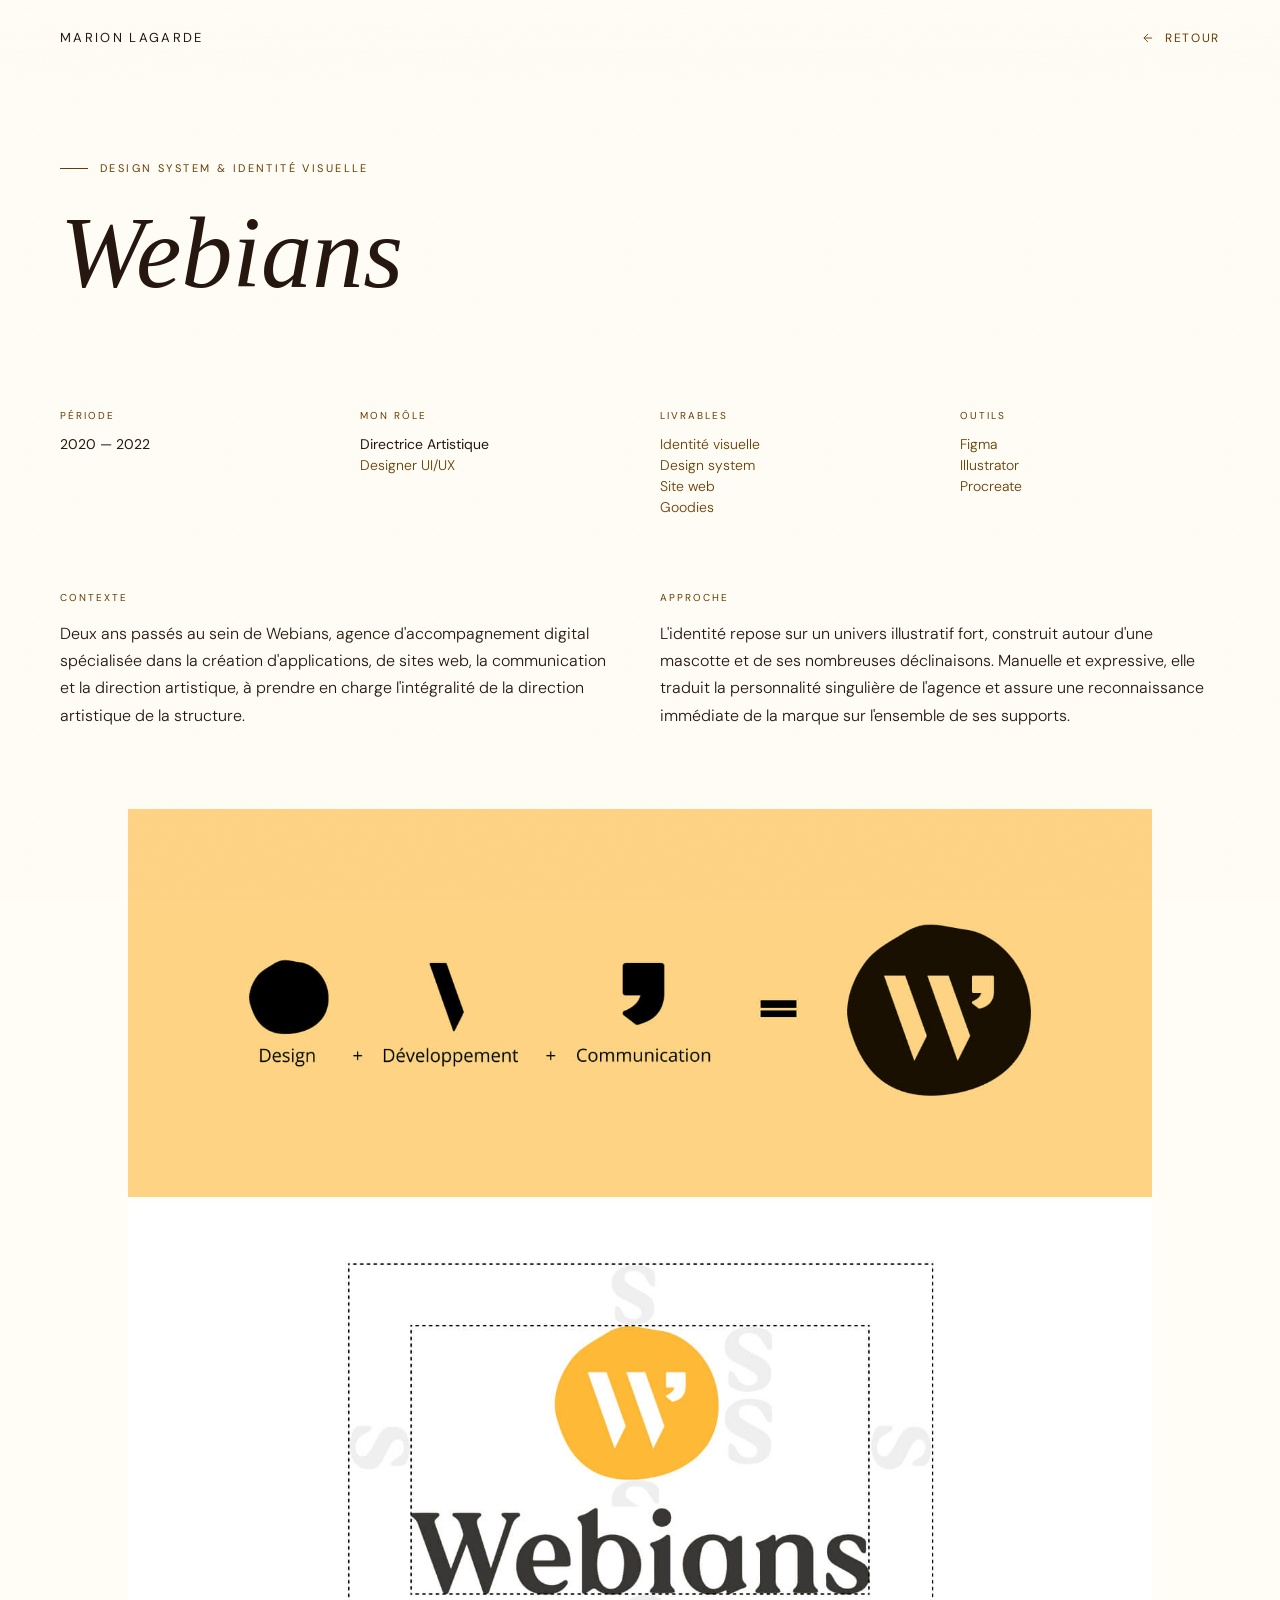
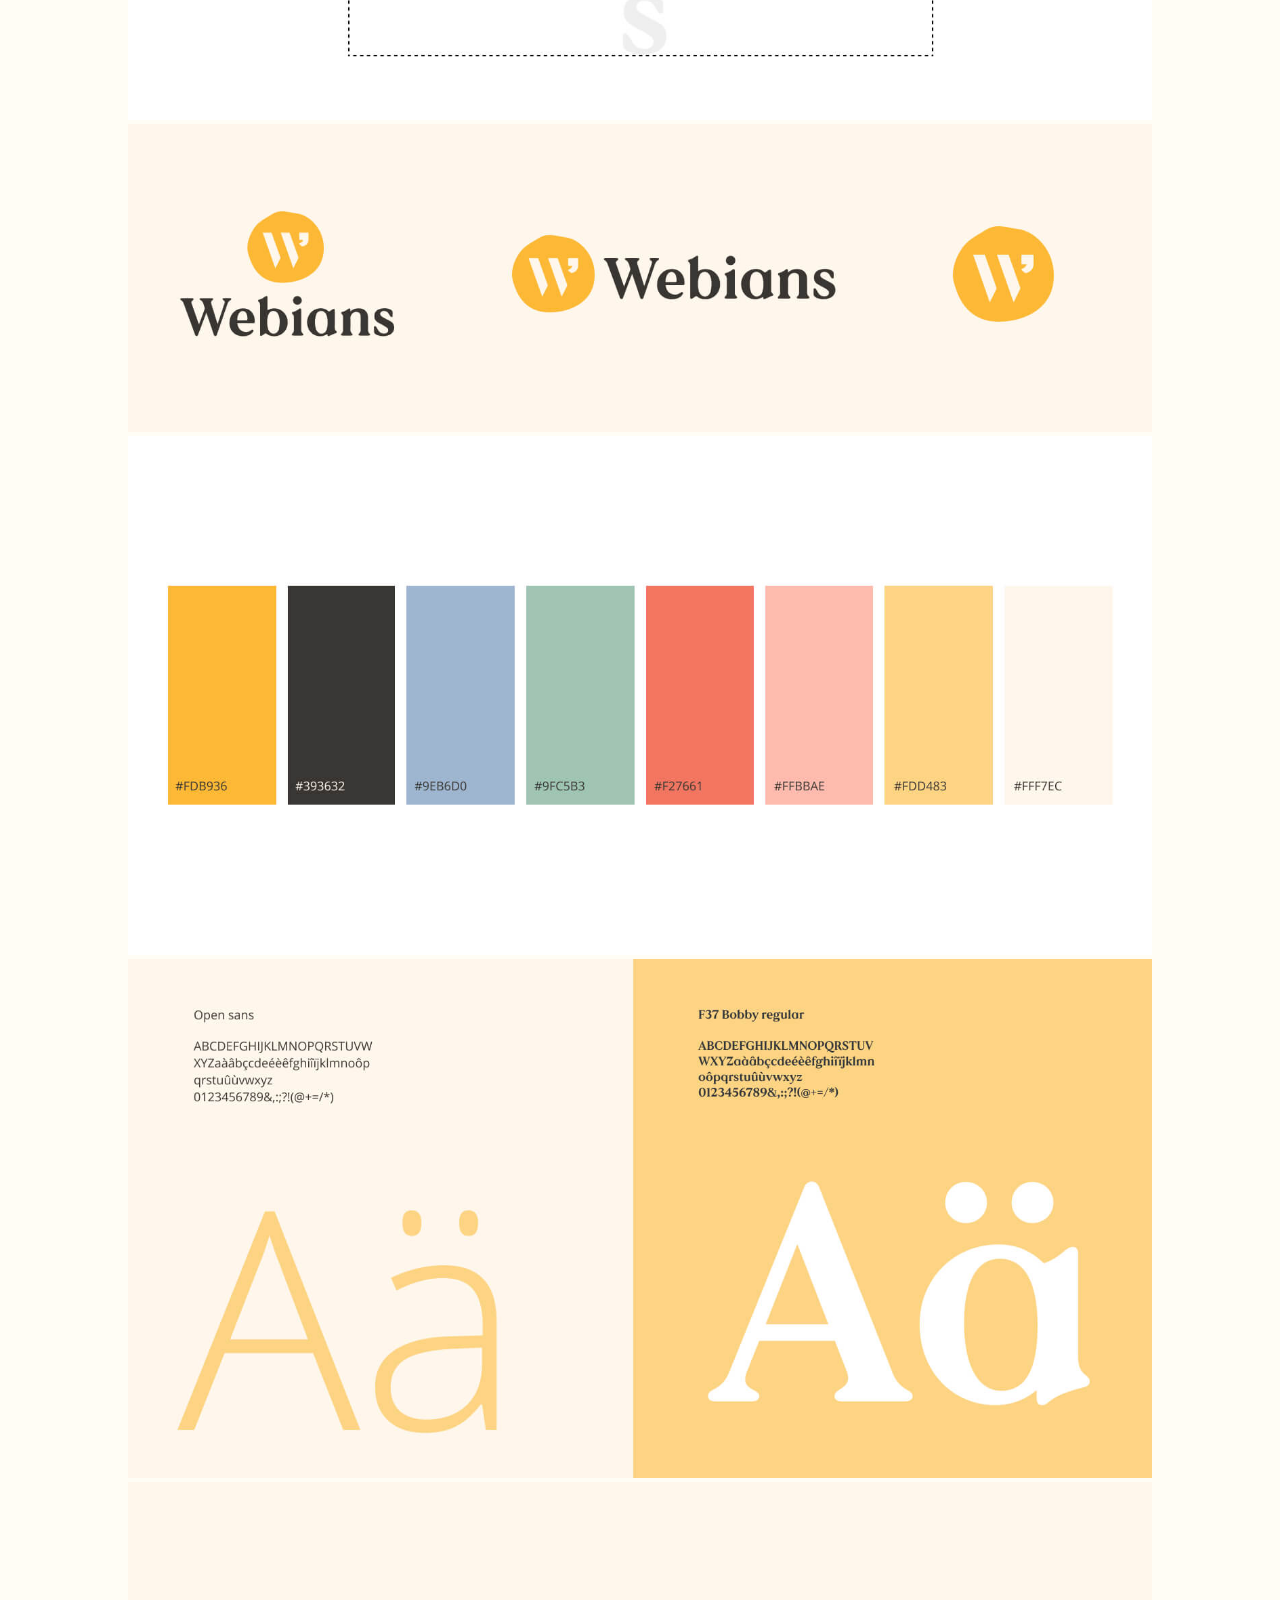
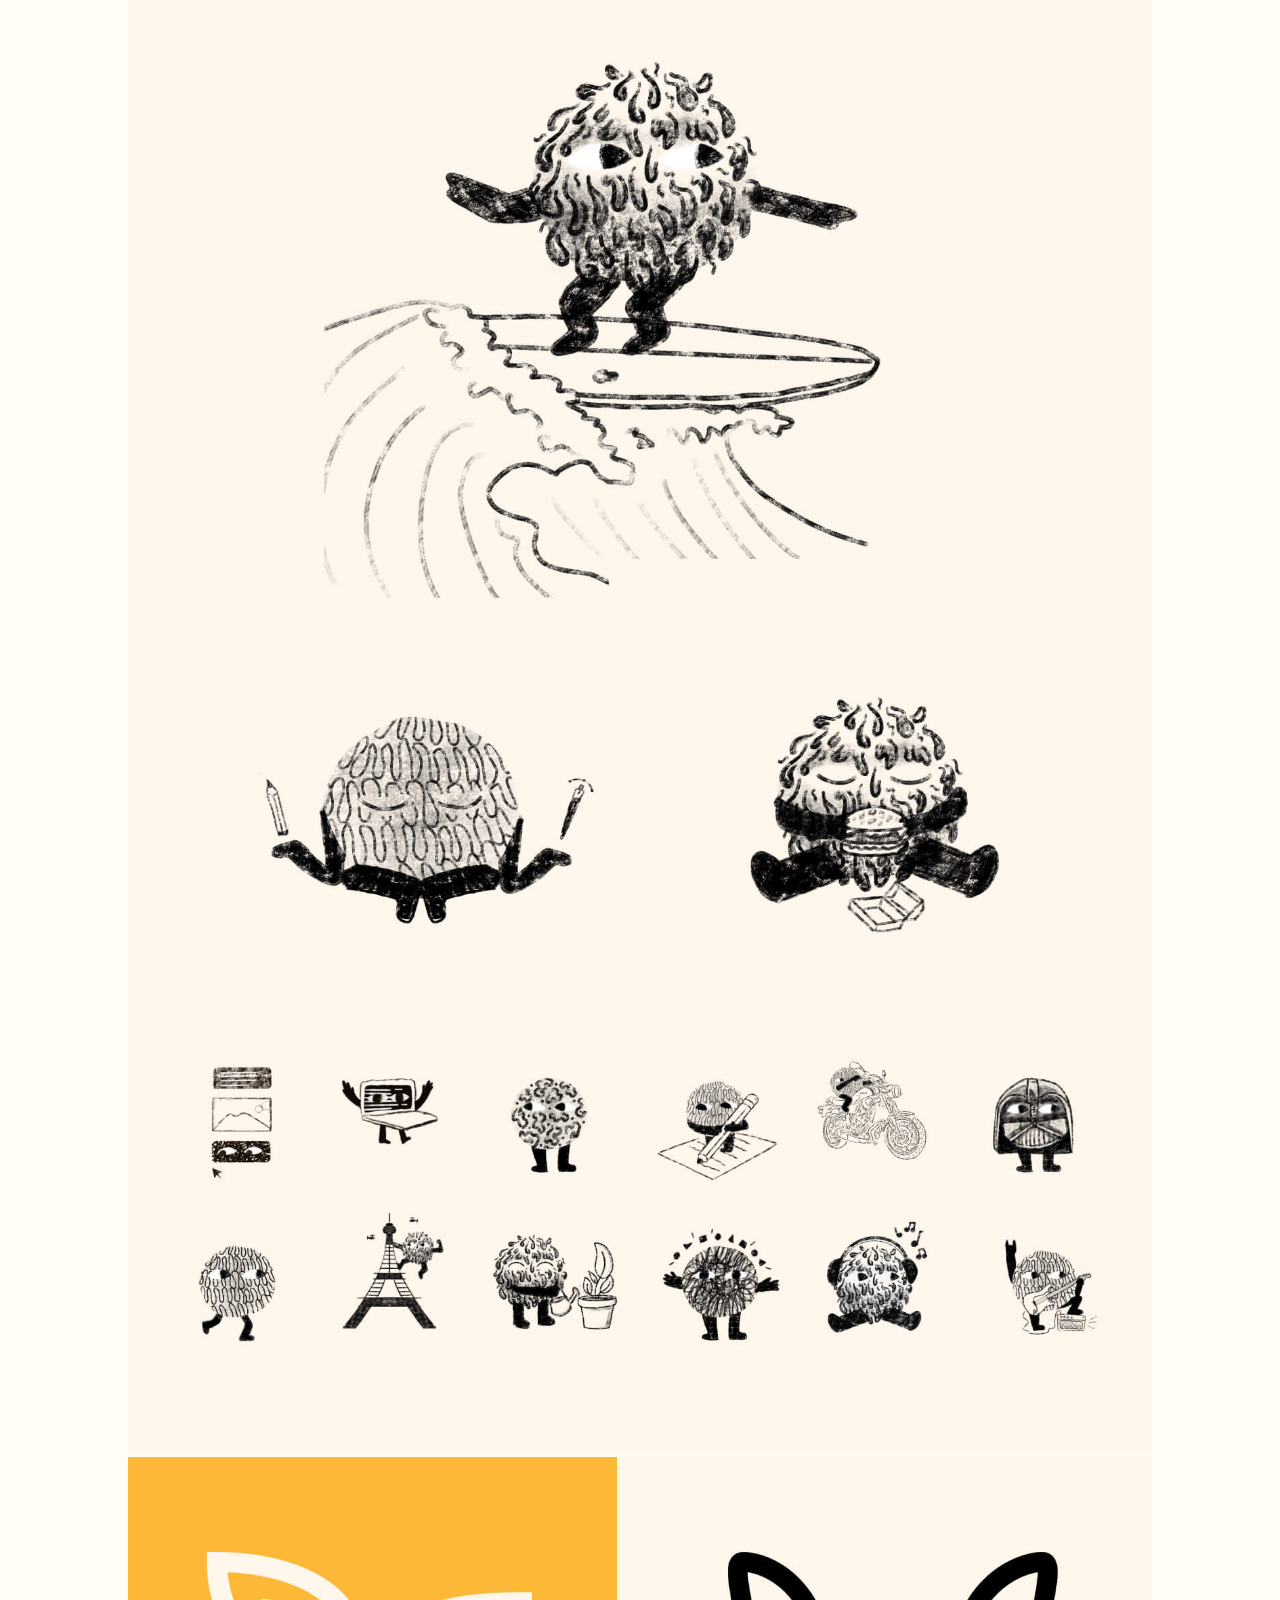
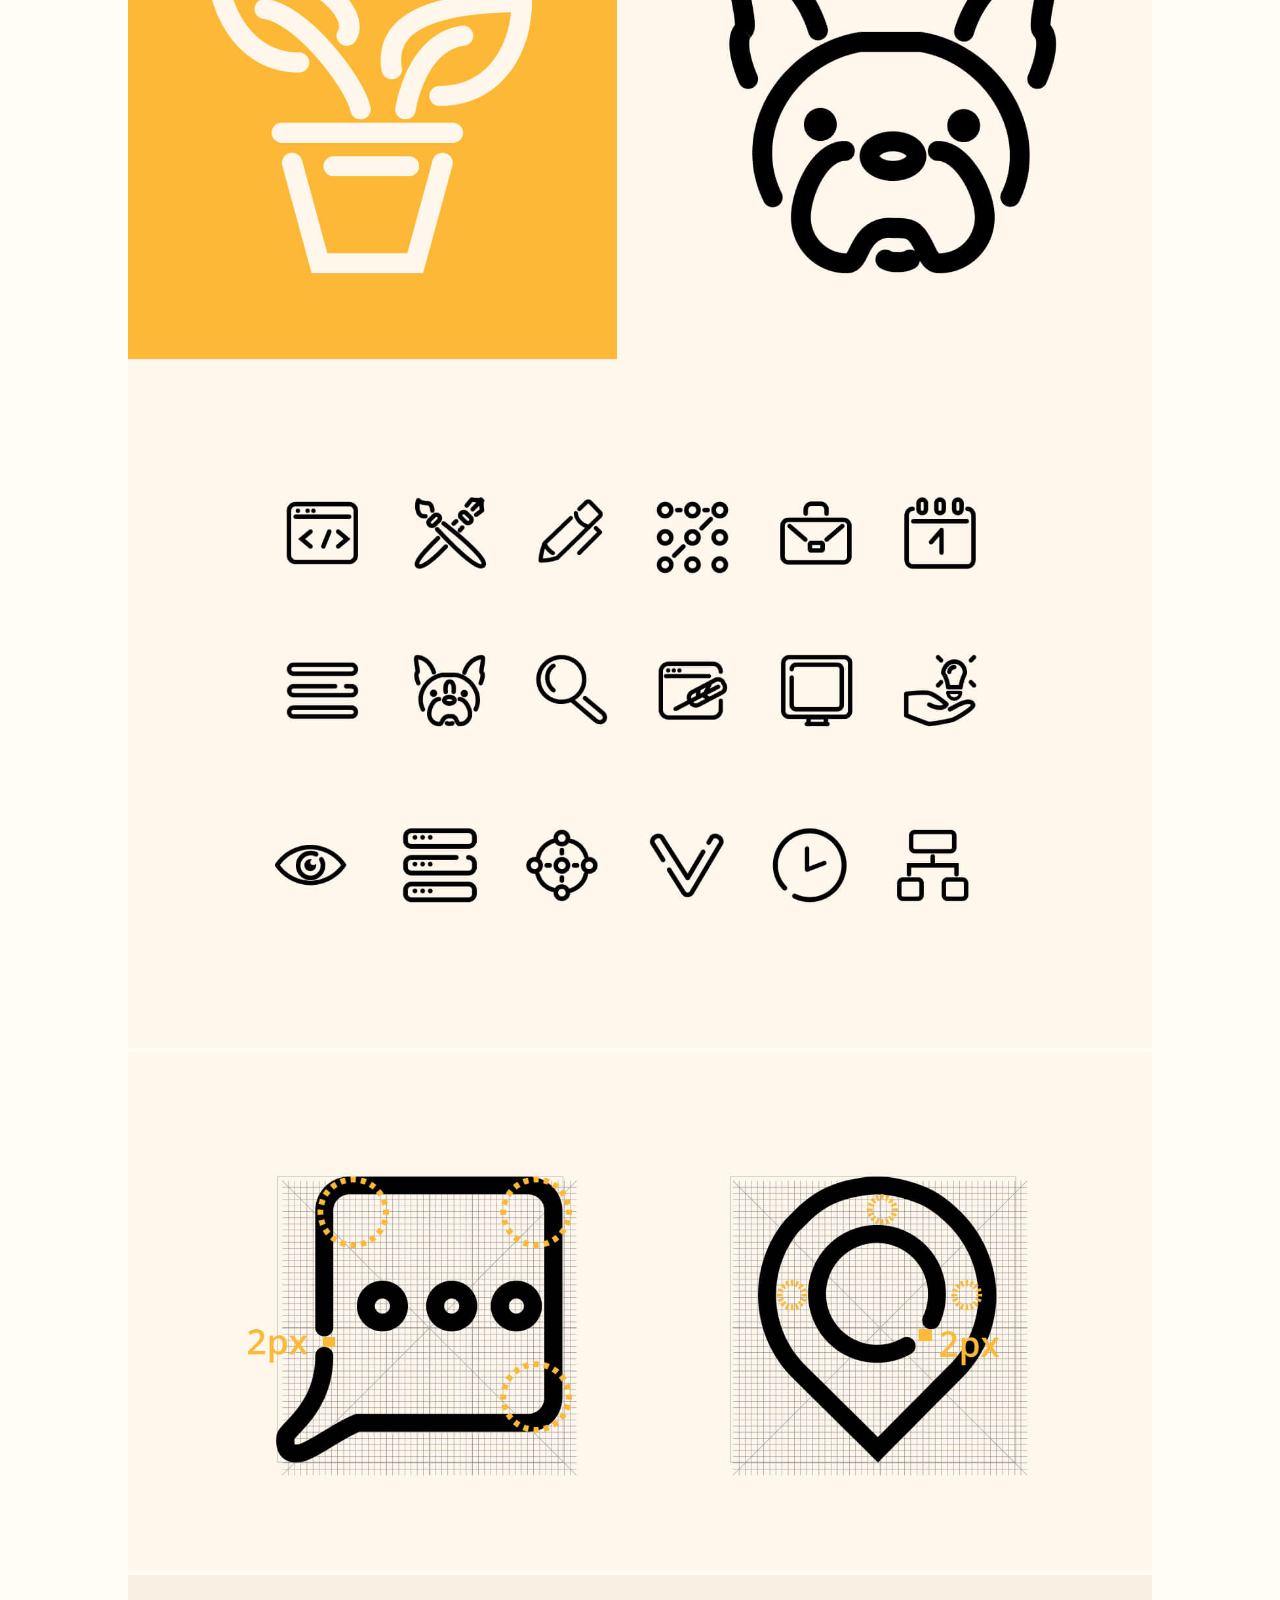
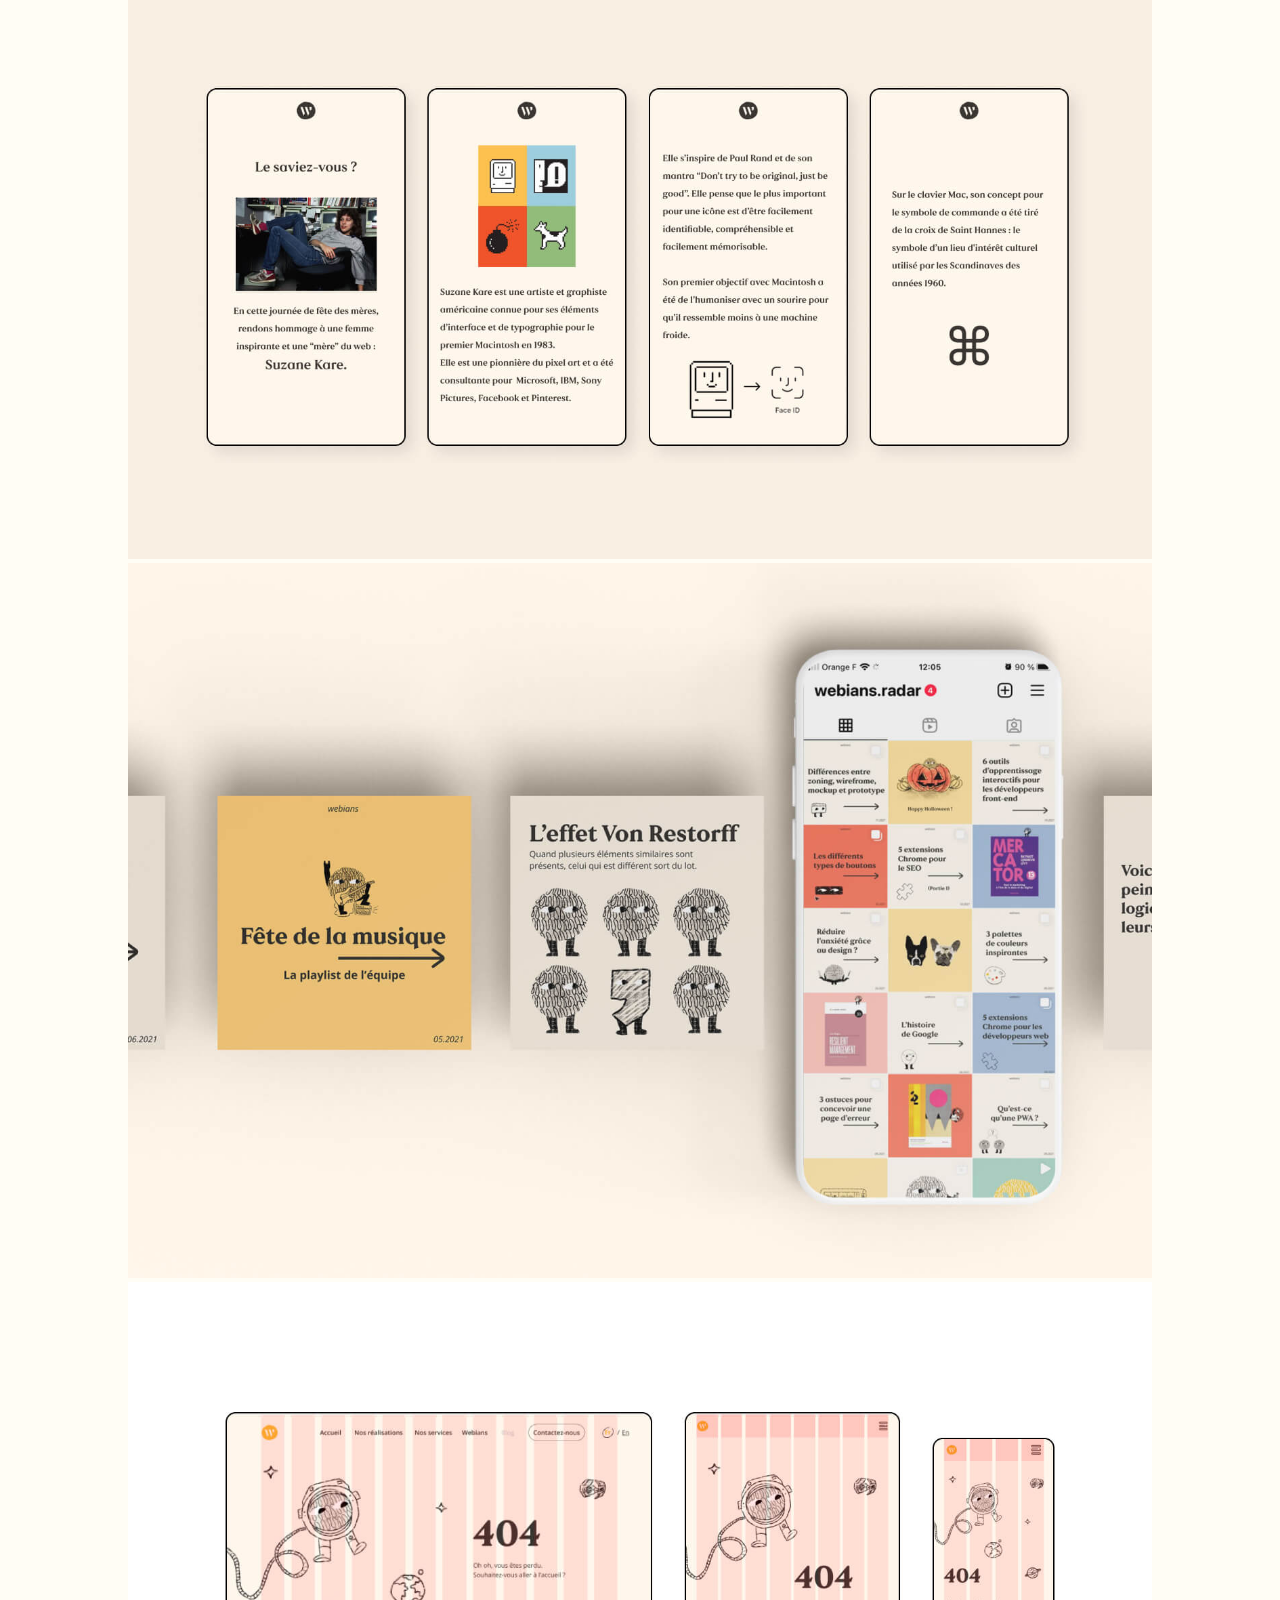
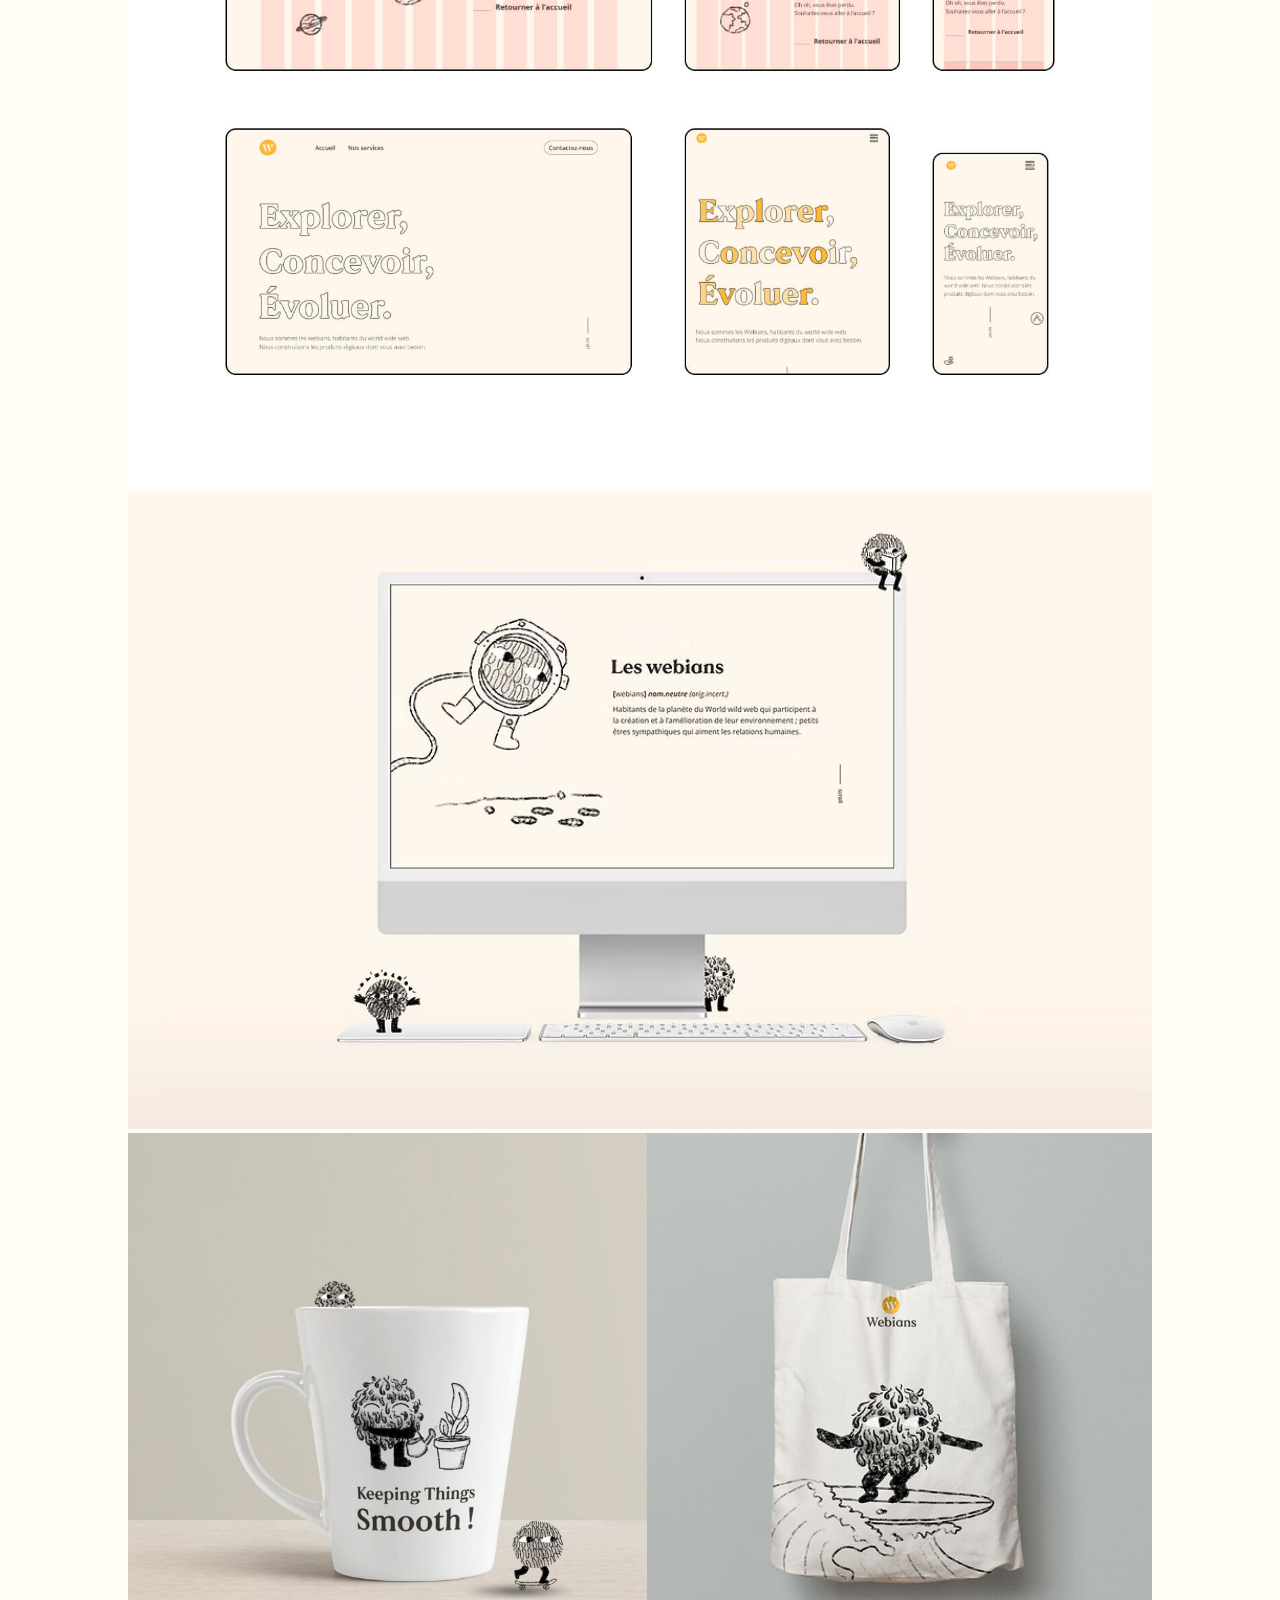
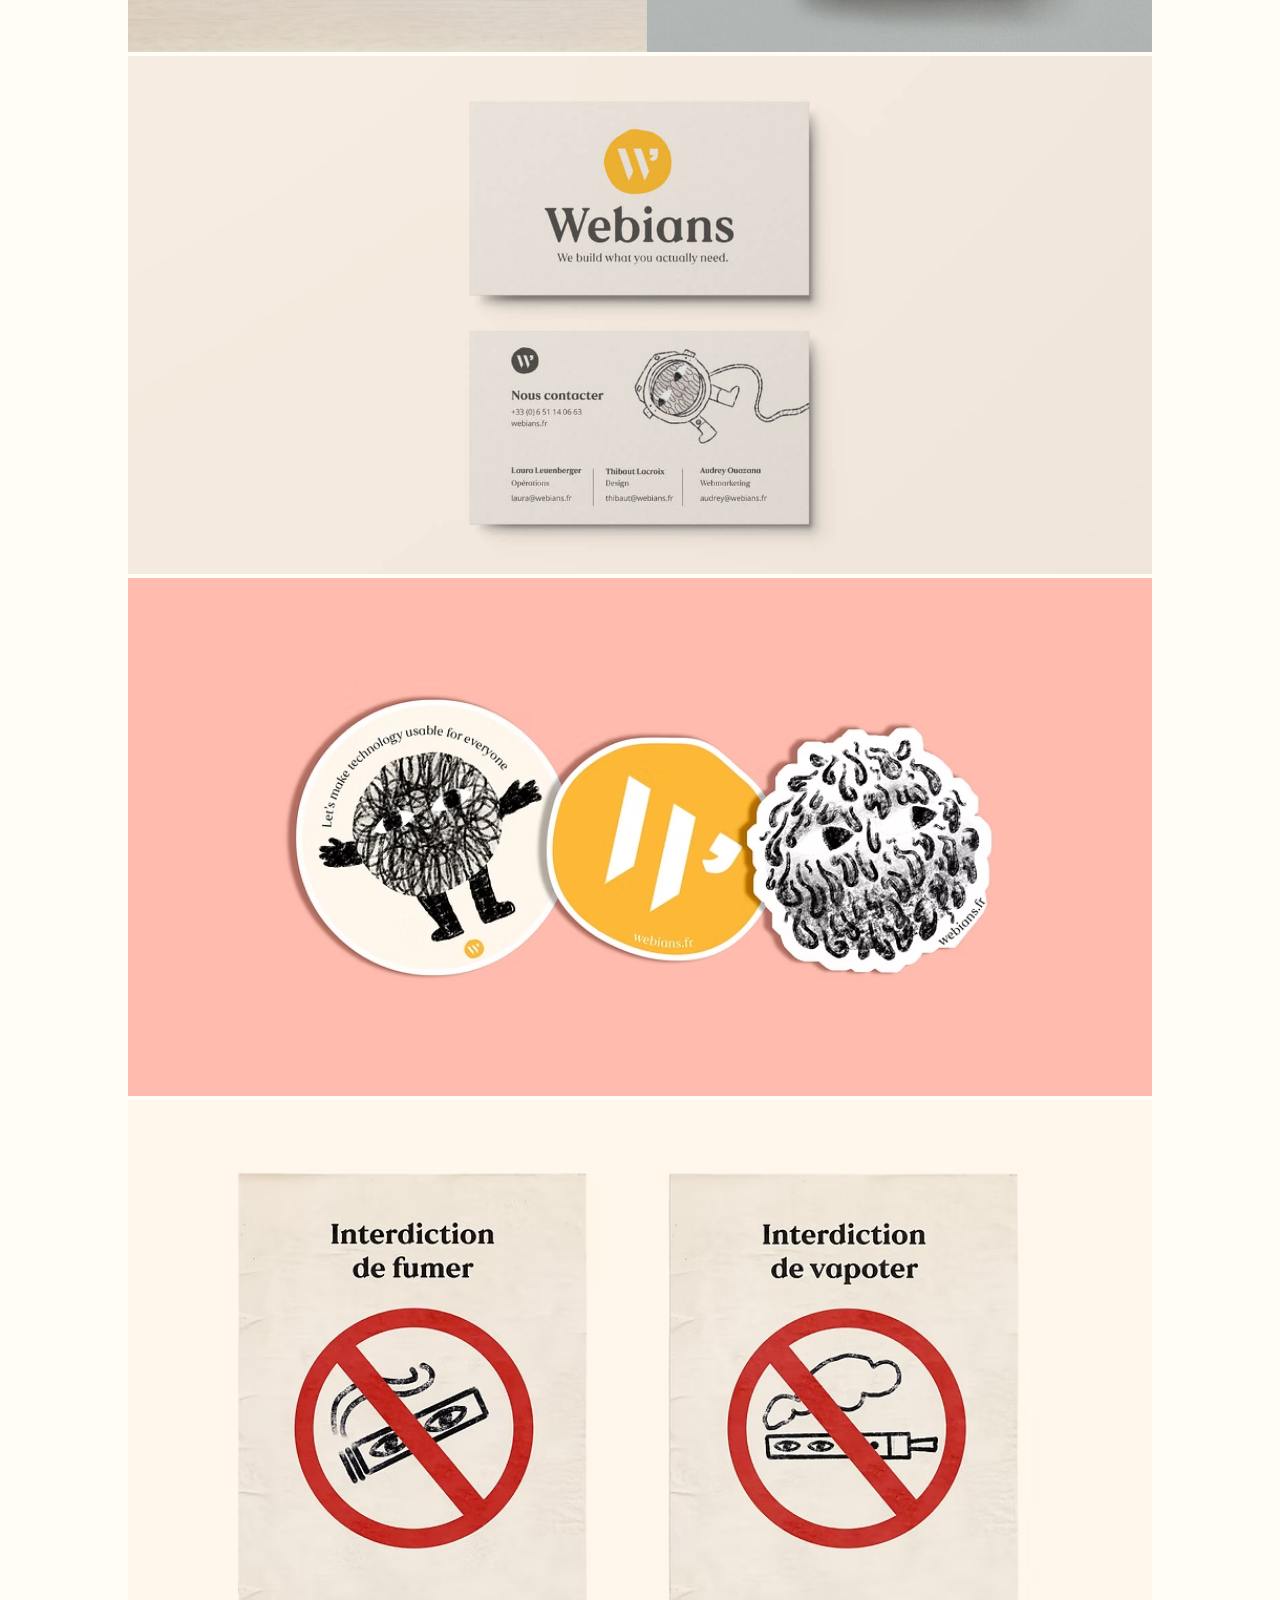
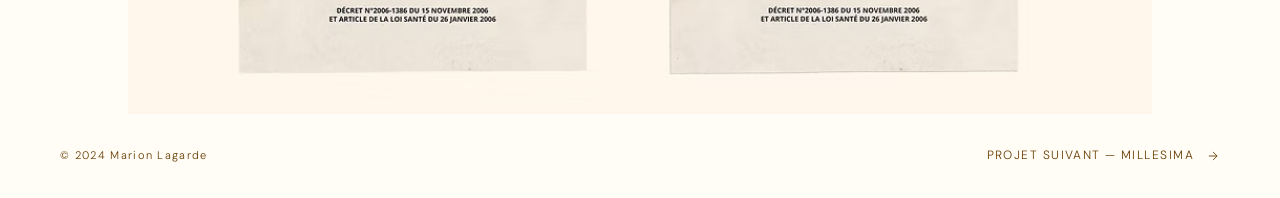
<file: projects/webians.html>
<!DOCTYPE html>
<html lang="fr">
<head>
  <meta charset="UTF-8" />
  <meta name="viewport" content="width=device-width, initial-scale=1.0" />
  <title>Webians — Marion Lagarde</title>
  <link rel="preconnect" href="https://fonts.googleapis.com" />
  <link rel="preconnect" href="https://fonts.gstatic.com" crossorigin />
  <link href="https://fonts.googleapis.com/css2?family=DM+Sans:ital,opsz,wght@0,9..40,300;0,9..40,400;0,9..40,500;1,9..40,300&display=swap" rel="stylesheet" />
  <link rel="stylesheet" href="../style.css" />
  <style>
    /* Images full width sans gap */
    .fullwidth-gallery {
      display: flex;
      flex-direction: column;
      gap: 4px;
      max-width: 1024px;
      margin: 0 auto;
    }
    .fullwidth-gallery img {
      width: 100%;
      display: block;
    }
    .fullwidth-gallery .img-placeholder {
      aspect-ratio: 16/9;
      width: 100%;
    }
    .fullwidth-gallery .img-placeholder.portrait {
      aspect-ratio: 4/5;
    }
    .fullwidth-gallery .img-placeholder.square {
      aspect-ratio: 1/1;
    }
    .section-fullbleed {
      padding: 0;
      border-top: none !important;
    }
  </style>
</head>
<body>

  <nav>
    <a href="../index.html" class="nav-logo">Marion Lagarde</a>
    <a href="../index.html#projects" class="nav-back">
      <svg viewBox="0 0 24 24" fill="none" stroke-width="1.5"><path d="M19 12H5M5 12l7 7M5 12l7-7"/></svg>
      Retour
    </a>
  </nav>

  <!-- HERO -->
  <section class="page-hero">
    <p class="hero-tag">Design System &amp; Identité visuelle</p>
    <h1 class="page-title">Webians</h1>

    <div class="hero-meta">
      <div class="meta-item reveal">
        <p class="meta-label">Période</p>
        <p class="meta-value"><strong>2020 — 2022</strong></p>
      </div>
      <div class="meta-item reveal" style="transition-delay:.08s">
        <p class="meta-label">Mon rôle</p>
        <p class="meta-value"><strong>Directrice Artistique</strong><br>Designer UI/UX</p>
      </div>
      <div class="meta-item reveal" style="transition-delay:.16s">
        <p class="meta-label">Livrables</p>
        <p class="meta-value">Identité visuelle<br>Design system<br>Site web<br>Goodies</p>
      </div>
      <div class="meta-item reveal" style="transition-delay:.24s">
        <p class="meta-label">Outils</p>
        <p class="meta-value">Figma<br>Illustrator<br>Procreate</p>
      </div>

      <div class="meta-row-full reveal" style="transition-delay:.32s">
        <div>
          <p class="meta-label" style="margin-bottom:14px;">Contexte</p>
          <p class="meta-block-text">
            Deux ans passés au sein de Webians, agence d'accompagnement digital spécialisée dans la création d'applications, de sites web, la communication et la direction artistique, à prendre en charge l'intégralité de la direction artistique de la structure.
          </p>
        </div>
        <div>
          <p class="meta-label" style="margin-bottom:14px;">Approche</p>
          <p class="meta-block-text">
            L'identité repose sur un univers illustratif fort, construit autour d'une mascotte et de ses nombreuses déclinaisons. Manuelle et expressive, elle traduit la personnalité singulière de l'agence et assure une reconnaissance immédiate de la marque sur l'ensemble de ses supports.
          </p>
        </div>
      </div>
    </div>
  </section>

  <!-- GALERIE FULL WIDTH — pas de texte, pas d'animation -->
  <section class="section-fullbleed">
    <div class="fullwidth-gallery">

      <img src="../images/webians/webians-01.jpg" alt="Logo et construction">
      <img src="../images/webians/webians-02.jpg" alt="Logo">
      <img src="../images/webians/webians-03.jpg" alt="Déclinaisons logo">
      <img src="../images/webians/webians-04.jpg" alt="Couleurs">
      <img src="../images/webians/webians-05.jpg" alt="Typographie">
      <img src="../images/webians/webians-06.jpg" alt="Illustrations">
      <img src="../images/webians/webians-07.jpg" alt="Icônes web">
      <img src="../images/webians/webians-08.jpg" alt="Icônes web constructions et grilles">
      <img src="../images/webians/webians-09.jpg" alt="Déclinaisons réseaux sociaux">
      <img src="../images/webians/webians-13.jpg" alt="Grid Instagram">
      <img src="../images/webians/grid-resposive-site.jpg" alt="Site web desktop, tablette et phone">
      <!--<img src="../images/webians/-homepage.jpg" alt="Homepage du site">-->
      <img src="../images/webians/mac-website.jpg" alt="Aperçu site">
      <img src="../images/webians/webians-11.jpg" alt="Tasse et tote-bag">
      <img src="../images/webians/webians-12.jpg" alt="Carte de visite">
      <img src="../images/webians/stickers-webians.png" alt="Stickers goodies">
      <img src="../images/webians/affichette-bureau-webians.jpg" alt="Poster interdit de fumer">

    </div>
  </section>

  <footer>
    <span class="footer-copy">© 2024 Marion Lagarde</span>
    <a href="millesima.html" class="footer-next">
      Projet suivant — Millesima
      <svg viewBox="0 0 24 24" fill="none" stroke-width="1.5"><path d="M5 12h14M19 12l-7 7M19 12l-7-7"/></svg>
    </a>
  </footer>

  <script>
    const obs = new IntersectionObserver(entries => entries.forEach(e => { if (e.isIntersecting) e.target.classList.add('visible'); }), { threshold: 0.08, rootMargin: '0px 0px -32px 0px' });
    document.querySelectorAll('.reveal').forEach(el => obs.observe(el));
  </script>
</body>
</html>
</file>
<file: style.css>
/* ============================================================
   MARION LAGARDE — PORTFOLIO
   ============================================================ */

/* ── TOKENS ── */
:root {
  --bg:         #fffdf5;
  --bg-soft:    #fffdf5;
  --bg-card:    #fff;
  --fg:         #24160f;
  --fg-muted:   #673b00;
  --fg-subtle:  #673b00;
  --border:     rgba(36, 22, 15, 0.10);
  --accent:     #673b00;
  --font-sans:  'DM Sans', 'Helvetica Neue', Helvetica, Arial, sans-serif;
  --font-serif: 'Times New Roman', Times, Georgia, serif;
  --ease-out:   cubic-bezier(0.16, 1, 0.3, 1);
}

/* ── RESET ── */
*, *::before, *::after { box-sizing: border-box; margin: 0; padding: 0; }
html  { scroll-behavior: smooth; }
body  {
  background: var(--bg);
  color: var(--fg);
  font-family: var(--font-sans);
  font-weight: 300;
  font-size: 16px;
  line-height: 1.6;
  overflow-x: hidden;
  -webkit-font-smoothing: antialiased;
}

/* ── GRAIN OVERLAY ── */
body::after {
  content: '';
  position: fixed;
  inset: 0;
  pointer-events: none;
  z-index: 999;
  opacity: 0.025;
  background-image: url("data:image/svg+xml,%3Csvg viewBox='0 0 256 256' xmlns='http://www.w3.org/2000/svg'%3E%3Cfilter id='noise'%3E%3CfeTurbulence type='fractalNoise' baseFrequency='0.9' numOctaves='4' stitchTiles='stitch'/%3E%3C/filter%3E%3Crect width='100%25' height='100%25' filter='url(%23noise)'/%3E%3C/svg%3E");
  background-repeat: repeat;
  background-size: 200px;
}

/* ── SCROLL REVEAL ── */
.reveal {
  opacity: 0;
  transform: translateY(24px);
  transition: opacity 0.9s var(--ease-out), transform 0.9s var(--ease-out);
}
.reveal.visible {
  opacity: 1;
  transform: translateY(0);
}

/* ────────────────────────────────────────
   NAV
   ──────────────────────────────────────── */
nav {
  position: fixed;
  top: 0; left: 0; right: 0;
  z-index: 100;
  display: flex;
  align-items: center;
  justify-content: space-between;
  padding: 28px 60px;
}
nav::before {
  content: '';
  position: absolute;
  inset: 0;
  background: linear-gradient(to bottom, rgba(255, 253, 245, 0.97) 0%, transparent 100%);
  pointer-events: none;
}
.nav-logo {
  font-size: 13px;
  font-weight: 400;
  letter-spacing: 0.18em;
  text-transform: uppercase;
  color: var(--fg);
  text-decoration: none;
  position: relative;
}

/* Homepage nav links */
.nav-links {
  display: flex;
  gap: 40px;
  list-style: none;
  position: relative;
}
.nav-links a {
  font-size: 12px;
  font-weight: 400;
  letter-spacing: 0.14em;
  text-transform: uppercase;
  color: var(--fg-muted);
  text-decoration: none;
  transition: color 0.3s ease;
}
.nav-links a:hover { color: var(--fg); }

/* Project pages — back link */
.nav-back {
  font-size: 12px;
  font-weight: 400;
  letter-spacing: 0.14em;
  text-transform: uppercase;
  color: var(--fg-muted);
  text-decoration: none;
  display: flex;
  align-items: center;
  gap: 10px;
  position: relative;
  transition: color 0.3s, gap 0.3s;
}
.nav-back:hover { color: var(--fg); gap: 14px; }
.nav-back svg   { width: 14px; height: 14px; stroke: currentColor; }

/* ────────────────────────────────────────
   FOOTER
   ──────────────────────────────────────── */
footer {
  /*border-top: 1px solid var(--border);*/
  padding: 32px 60px;
  display: flex;
  justify-content: space-between;
  align-items: center;
}
.footer-copy {
  font-size: 11px;
  letter-spacing: 0.12em;
  color: var(--fg-subtle);
}

/* Homepage: social links list */
.footer-links {
  display: flex;
  gap: 32px;
  list-style: none;
}
.footer-links a {
  font-size: 11px;
  letter-spacing: 0.12em;
  text-transform: uppercase;
  color: var(--fg-subtle);
  text-decoration: none;
  transition: color 0.3s ease;
}
.footer-links a:hover { color: var(--fg); }

/* Project pages: "next project" link */
.footer-next {
  font-size: 12px;
  letter-spacing: 0.12em;
  text-transform: uppercase;
  color: var(--fg-muted);
  text-decoration: none;
  display: flex;
  align-items: center;
  gap: 12px;
  transition: color 0.3s, gap 0.3s;
}
.footer-next:hover  { color: var(--fg); gap: 18px; }
.footer-next svg    { width: 14px; height: 14px; stroke: currentColor; }

/* ────────────────────────────────────────
   SECTION BASE (project pages)
   ──────────────────────────────────────── */
section { padding: 100px 60px; }
section + section { border-top: none; }

/* Section label — "01 · Branding" style */
.section-label {
  font-size: 11px;
  font-weight: 400;
  letter-spacing: 0.2em;
  text-transform: uppercase;
  color: var(--fg-subtle);
  margin-bottom: 56px;
  display: flex;
  align-items: center;
  gap: 16px;
}
.section-label::before { content: attr(data-n); color: var(--fg-subtle); }

/* Homepage section header  */
.section-header {
  display: flex;
  align-items: baseline;
  gap: 24px;
  margin-bottom: 64px;
}
.section-number,
.section-title {
  font-size: 11px;
  font-weight: 400;
  letter-spacing: 0.2em;
  color: var(--fg-subtle);
  text-transform: uppercase;
}
.section-title { color: var(--fg-muted); }

/* ────────────────────────────────────────
   PROJECT PAGES — HERO
   ──────────────────────────────────────── */
.page-hero {
  padding: 160px 60px 80px;
}
.hero-tag {
  font-size: 11px;
  font-weight: 400;
  letter-spacing: 0.22em;
  text-transform: uppercase;
  color: var(--fg-subtle);
  margin-bottom: 24px;
  display: flex;
  align-items: center;
  gap: 12px;
}
.hero-tag::before { content: ''; width: 28px; height: 1px; background: var(--fg-subtle); }

.page-title {
  font-family: var(--font-serif);
  font-size: clamp(48px, 8vw, 110px);
  font-weight: 400;
  font-style: italic;
  line-height: 1.0;
  color: var(--fg);
  margin-bottom: 64px;
}

/* Meta grid: 4 columns + full-width rows */
.hero-meta {
  display: grid;
  grid-template-columns: repeat(4, 1fr);
  gap: 40px;
  padding-top: 40px;
  /* border-top: 1px solid var(--border); */
}
.meta-label {
  font-size: 10px;
  font-weight: 400;
  letter-spacing: 0.2em;
  text-transform: uppercase;
  color: var(--fg-subtle);
  margin-bottom: 10px;
}
.meta-value {
  font-size: 14px;
  font-weight: 300;
  color: var(--fg-muted);
  line-height: 1.5;
}
.meta-value strong { font-weight: 400; color: var(--fg); }

.meta-row-full {
  grid-column: 1 / -1;
  display: grid;
  grid-template-columns: 1fr 1fr;
  gap: 40px;
  padding-top: 32px;
  /* border-top: 1px solid var(--border); */
}
/* Brief — single full-width block used on branding/emailing pages */
.meta-item.brief {
  grid-column: 1 / -1;
  padding-top: 32px;
  /* border-top: 1px solid var(--border); */
}
.meta-item.brief .meta-value,
.meta-block-text {
  font-size: 16px;
  font-weight: 300;
  color: var(--fg);
  line-height: 1.7;
}

/* Role list */
.role-list { list-style: none; display: flex; flex-direction: column; }
.role-list li {
  font-size: 14px;
  font-weight: 300;
  color: var(--fg-muted);
  padding: 13px 0;
  border-bottom: 1px solid var(--border);
  display: flex;
  align-items: center;
  gap: 12px;
  line-height: 1.4;
}
.role-list li:first-child { border-top: 1px solid var(--border); }
.role-list li::before {
  content: '';
  flex-shrink: 0;
  width: 5px; height: 5px;
  border-radius: 50%;
  background: var(--fg-muted);
}

/* ────────────────────────────────────────
   BRANDING COMPONENTS (shared)
   ──────────────────────────────────────── */
.sub-title {
  font-size: 12px;
  font-weight: 400;
  letter-spacing: 0.16em;
  text-transform: uppercase;
  color: var(--fg-muted);
  margin-bottom: 28px;
}

/* Palette */
.palette-swatches { display: flex; gap: 16px; flex-wrap: wrap; }
.swatch           { display: flex; flex-direction: column; gap: 12px; }
.swatch-color     { width: 100px; height: 100px; border-radius: 2px; }
.swatch-hex {
  font-size: 12px;
  font-weight: 400;
  letter-spacing: 0.06em;
  color: var(--fg);
  font-family: 'Courier New', monospace;
}
.swatch-name {
  font-size: 11px;
  color: var(--fg-subtle);
  margin-top: 2px;
  letter-spacing: 0.04em;
}

/* Typo showcase — 2 columns */
.typo-showcase { display: grid; grid-template-columns: 1fr 1fr; gap: 24px; }
.typo-card {
  background: var(--bg-card);
  padding: 36px;
  display: flex;
  flex-direction: column;
  justify-content: space-between;
  min-height: 180px;
}
.typo-sample {
  font-size: clamp(24px, 3vw, 42px);
  line-height: 1.1;
  color: var(--fg);
  margin-bottom: 20px;
}
.typo-meta {
  font-size: 11px;
  letter-spacing: 0.1em;
  text-transform: uppercase;
  color: var(--fg-subtle);
}
.typo-meta strong { display: block; font-weight: 400; color: var(--fg-muted); margin-bottom: 2px; }

/* Typo showcase — single card with dark top (Taylor's / Montserrat) */
.branding-row {
  display: grid;
  grid-template-columns: 1fr 1fr;
  gap: 60px;
  align-items: start;
}
.typo-card-single { background: var(--bg-card); overflow: hidden; }
.typo-card-top    { background: var(--fg); padding: 36px 40px; }
.typo-display {
  font-size: clamp(28px, 3.5vw, 44px);
  line-height: 1.2;
  color: var(--bg);
  letter-spacing: 0.02em;
}
.typo-card-bottom { padding: 28px 40px; }

/* ────────────────────────────────────────
   GALLERY / IMAGE PLACEHOLDERS
   ──────────────────────────────────────── */
.gallery-grid         { display: grid; gap: 16px; }
.gallery-grid.cols-2  { grid-template-columns: 1fr 1fr; }
.gallery-grid.cols-3  { grid-template-columns: 1fr 1fr 1fr; }
.gallery-grid.mixed   { grid-template-columns: 2fr 1fr; }

.gallery-item { background: var(--bg-card); overflow: hidden; }
.gallery-item img {
  width: 100%; height: 100%;
  object-fit: cover; display: block;
  transition: transform 0.7s var(--ease-out);
}
.gallery-item:hover img { transform: scale(1.03); }

/* Generic image placeholder (no real image yet) */
.img-placeholder {
  width: 100%;
  background: var(--bg-card);
  display: flex;
  align-items: center;
  justify-content: center;
  color: var(--fg-subtle);
  font-size: 11px;
  letter-spacing: 0.14em;
  text-transform: uppercase;
  aspect-ratio: 16/10;
}
.img-placeholder.tall   { aspect-ratio: 9/16; }
.img-placeholder.square { aspect-ratio: 1/1; }
.img-placeholder.wide   { aspect-ratio: 21/9; }
.img-placeholder.tablet { aspect-ratio: 4/3; }

.img-caption {
  font-size: 11px;
  color: var(--fg-subtle);
  letter-spacing: 0.08em;
  margin-top: 12px;
  display: flex;
  align-items: center;
  gap: 8px;
}
.img-caption::before { content: ''; width: 20px; height: 1px; background: var(--fg-subtle); }

/* ────────────────────────────────────────
   UX / ARBORESCENCE (project pages)
   ──────────────────────────────────────── */
.ux-block { display: flex; flex-direction: column; gap: 72px; }

.tree-wrap {
  width: 100%;
  background: var(--bg-soft);
  padding: 48px 40px;
  overflow-x: auto;
}
.tree-svg { width: 100%; min-width: 560px; display: block; }

.boutique-frame { background: var(--bg-card); overflow: hidden; }
.boutique-frame img { width: 100%; display: block; }

/* Result chip */
.result-simple { margin-top: 8px; }
.result-chip {
  display: inline-flex;
  align-items: center;
  gap: 10px;
  font-size: 13px;
  font-weight: 400;
  letter-spacing: 0.1em;
  text-transform: uppercase;
  color: var(--fg-muted);
  padding: 12px 20px;
  border: 1px solid var(--border);
}
.result-chip::before {
  content: '';
  width: 8px; height: 8px;
  border-radius: 50%;
  background: var(--fg);
  flex-shrink: 0;
}

/* ────────────────────────────────────────
   EMAILING PAGE — COMPARE BLOCKS
   ──────────────────────────────────────── */
.section-header-row {
  display: flex;
  align-items: flex-start;
  justify-content: space-between;
  margin-bottom: 48px;
}
.section-tag {
  font-size: 11px;
  font-weight: 400;
  letter-spacing: 0.14em;
  text-transform: uppercase;
  padding: 5px 14px;
  color: var(--fg-subtle);
  border: 1px solid var(--border);
}

.compare-block { display: flex; flex-direction: column; gap: 40px; }
.compare-intro {
  font-size: 16px;
  font-weight: 300;
  color: var(--fg-muted);
  max-width: 600px;
  line-height: 1.65;
}
.compare-intro strong { font-weight: 400; color: var(--fg); }

.points-list { display: flex; flex-direction: column; }
.point-item {
  display: flex;
  align-items: baseline;
  gap: 16px;
  padding: 16px 0;
  border-bottom: 1px solid var(--border);
  font-size: 14px;
  font-weight: 300;
  color: var(--fg-muted);
  line-height: 1.5;
}
.point-item:first-child { border-top: 1px solid var(--border); }
.point-bullet {
  flex-shrink: 0;
  width: 20px; height: 20px;
  border-radius: 50%;
  display: flex;
  align-items: center;
  justify-content: center;
  font-size: 10px;
  background: var(--bg-card);
  color: var(--fg-muted);
}

.email-frame {
  background: #fff;
  border: 1px solid var(--border);
  box-shadow: 0 2px 40px rgba(12, 12, 0, 0.06);
  overflow: hidden;
}
.email-frame img { width: 100%; display: block; }

.annotation {
  display: flex;
  gap: 12px;
  align-items: flex-start;
  padding: 14px 18px;
  background: var(--bg-soft);
  border-left: 2px solid var(--border);
  font-size: 13px;
  font-weight: 300;
  color: var(--fg-muted);
  line-height: 1.5;
  margin-top: 12px;
}
.annotation-icon { flex-shrink: 0; font-size: 14px; margin-top: 2px; }

.results {
  display: grid;
  grid-template-columns: repeat(3, 1fr);
  gap: 2px;
  margin-top: 56px;
}
.result-cell {
  background: var(--fg);
  color: var(--bg);
  padding: 36px 32px;
  display: flex;
  flex-direction: column;
  gap: 8px;
}
.result-cell:nth-child(even) { background: var(--fg-muted); }
.result-number {
  font-family: var(--font-serif);
  font-size: clamp(32px, 4vw, 52px);
  font-weight: 400;
  font-style: italic;
  line-height: 1;
}
.result-label {
  font-size: 12px;
  letter-spacing: 0.1em;
  text-transform: uppercase;
  opacity: 0.65;
}

/* ────────────────────────────────────────
   HOMEPAGE — HERO
   ──────────────────────────────────────── */
#hero {
  min-height: 100vh;
  display: flex;
  flex-direction: column;
  align-items: center;
  justify-content: center;
  padding: 80px 60px;
  position: relative;
  overflow: hidden;
  text-align: center;
}
.hero-eyebrow {
  font-size: 11px;
  font-weight: 400;
  letter-spacing: 0.22em;
  text-transform: uppercase;
  color: var(--fg-subtle);
  margin-bottom: 28px;
  opacity: 0;
  transform: translateY(10px);
  animation: fadeUp 0.8s var(--ease-out) 1.6s forwards;
}
.hero-title {
  font-family: var(--font-serif);
  font-size: clamp(52px, 9vw, 120px);
  font-weight: 400;
  font-style: normal;
  line-height: 1.0;
  letter-spacing: 0.02em;
  color: var(--fg);
  display: flex;
  flex-wrap: wrap;
  justify-content: center;
}
.hero-title .letter {
  display: inline-block;
  opacity: 0;
  transform: translateY(22px);
  animation: letterUp 0.55s var(--ease-out) forwards;
}
.hero-title .space { display: inline-block; width: 0.28em; }
.hero-subtitle {
  font-family: var(--font-serif);
  font-size: clamp(14px, 1.6vw, 20px);
  font-weight: 400;
  font-style: italic;
  color: var(--fg-muted);
  letter-spacing: 0.12em;
  margin-top: 20px;
  opacity: 0;
  transform: translateY(14px);
  animation: fadeUp 0.9s var(--ease-out) 1.8s forwards;
}
.hero-bottom {
  position: absolute;
  bottom: 40px;
  right: 60px;
  opacity: 0;
  animation: fadeUp 1s var(--ease-out) 2s forwards;
}
.hero-year {
  font-size: 11px;
  letter-spacing: 0.18em;
  color: var(--fg-subtle);
}

@keyframes letterUp { to { opacity: 1; transform: translateY(0); } }
@keyframes fadeUp   { to { opacity: 1; transform: translateY(0); } }

/* ────────────────────────────────────────
   HOMEPAGE — PROJECTS CAROUSEL
   ──────────────────────────────────────── */
/*#projects { border-top: 1px solid var(--border); }*/

.carousel-wrapper { position: relative; overflow: hidden; }
.carousel-track {
  display: flex;
  gap: 24px;
  transition: transform 0.7s var(--ease-out);
  will-change: transform;
}
.project-card {
  flex: 0 0 calc(25% - 18px);
  cursor: pointer;
  text-decoration: none;
  color: inherit;
  display: block;
}
.project-card:hover .project-img-wrap::after { opacity: 1; }
.project-card:hover .project-img            { transform: scale(1.04); }
.project-card:hover .project-arrow          { opacity: 1; transform: translate(0, 0); }

.project-img-wrap {
  position: relative;
  width: 100%;
  aspect-ratio: 3/4;
  overflow: hidden;
  background: var(--bg-card);
}
.project-img-wrap::after {
  content: '';
  position: absolute;
  inset: 0;
  background: rgba(12, 12, 0, 0.4);
  opacity: 0;
  transition: opacity 0.4s ease;
}
.project-img-placeholder { width: 100%; height: 100%; display: flex; align-items: center; justify-content: center; }
.project-img {
  width: 100%; height: 100%;
  object-fit: cover; display: block;
  transition: transform 0.7s var(--ease-out);
}
.project-arrow {
  position: absolute;
  bottom: 20px; right: 20px;
  z-index: 2;
  width: 40px; height: 40px;
  border: 1px solid rgba(12, 12, 0, 0.3);
  border-radius: 50%;
  display: flex; align-items: center; justify-content: center;
  opacity: 0;
  transform: translate(6px, 6px);
  transition: opacity 0.3s ease, transform 0.3s var(--ease-out);
}
.project-arrow svg { width: 14px; height: 14px; stroke: var(--fg); }

.project-info {
  margin-top: 20px;
  display: flex;
  justify-content: space-between;
  align-items: baseline;
}
.project-name {
  font-size: 14px;
  font-weight: 400;
  letter-spacing: 0.04em;
  color: var(--fg);
}
.project-tag {
  font-size: 11px;
  letter-spacing: 0.1em;
  color: var(--fg-subtle);
  text-transform: uppercase;
}

.carousel-controls { display: flex; gap: 12px; margin-top: 56px; }
.carousel-btn {
  width: 48px; height: 48px;
  border: 1px solid var(--border);
  background: transparent;
  cursor: pointer;
  display: flex; align-items: center; justify-content: center;
  transition: border-color 0.3s ease, background 0.3s ease;
}
.carousel-btn:hover { border-color: rgba(12, 12, 0, 0.25); background: var(--bg-soft); }
.carousel-btn svg   { width: 16px; height: 16px; stroke: var(--fg-muted); transition: stroke 0.3s; }
.carousel-btn:hover svg { stroke: var(--fg); }

/* ────────────────────────────────────────
   HOMEPAGE — ABOUT
   ──────────────────────────────────────── */
/*#about { border-top: 1px solid var(--border); }*/

.about-grid {
  display: grid;
  grid-template-columns: 1fr 1fr;
  gap: 80px;
  align-items: start;
}
.about-text {
  font-size: clamp(20px, 2.4vw, 28px);
  font-weight: 300;
  line-height: 1.55;
  color: var(--fg);
  letter-spacing: -0.01em;
}
.about-text em {
  font-style: italic;
  font-family: var(--font-serif);
  color: var(--fg-muted);
}
.about-cta {
  display: inline-flex;
  align-items: center;
  gap: 16px;
  margin-top: 48px;
  font-size: 12px;
  font-weight: 400;
  letter-spacing: 0.16em;
  text-transform: uppercase;
  color: var(--fg);
  text-decoration: none;
  border-bottom: 1px solid var(--border);
  padding-bottom: 6px;
  transition: border-color 0.3s ease, gap 0.3s ease;
}
.about-cta:hover { border-color: var(--fg); gap: 22px; }
.about-cta svg   { width: 14px; height: 14px; stroke: currentColor; flex-shrink: 0; }

.skills-list { list-style: none; display: flex; flex-direction: column; }
.skills-list li {
  font-size: 15px;
  font-weight: 300;
  letter-spacing: 0.02em;
  color: var(--fg-muted);
  padding: 18px 0;
  border-bottom: 1px solid var(--border);
  display: flex;
  align-items: center;
  justify-content: space-between;
  transition: color 0.3s ease;
  cursor: default;
}
.skills-list li:first-child { border-top: 1px solid var(--border); }
.skills-list li:hover        { color: var(--fg); }
.skills-list li::after       { content: '↗'; font-size: 12px; opacity: 0; transition: opacity 0.3s ease; }
.skills-list li:hover::after { opacity: 0.4; }

/* ────────────────────────────────────────
   HOMEPAGE — CONTACT
   ──────────────────────────────────────── */
#contact {
  /*border-top: 1px solid var(--border);*/
  min-height: 60vh;
  display: flex;
  flex-direction: column;
  justify-content: center;
}
.contact-inner { display: flex; flex-direction: column; gap: 40px; }
.contact-label {
  font-size: 11px;
  font-weight: 400;
  letter-spacing: 0.22em;
  text-transform: uppercase;
  color: var(--fg-subtle);
}
.contact-email {
  font-family: var(--font-serif);
  font-size: clamp(28px, 5vw, 64px);
  font-style: italic;
  font-weight: 400;
  color: var(--fg);
  background: none;
  border: none;
  border-bottom: 1px solid var(--border);
  padding: 0 0 4px 0;
  cursor: pointer;
  display: inline-block;
  line-height: 1;
  position: relative;
  transition: color 0.4s ease, border-color 0.4s ease;
  text-decoration: none;
}
.contact-email::after {
  content: '';
  position: absolute;
  bottom: -1px; left: 0;
  width: 0; height: 1px;
  background: var(--fg);
  transition: width 0.5s var(--ease-out);
}
.contact-email:hover              { color: var(--fg-muted); border-color: transparent; }
.contact-email:hover::after       { width: 100%; }

/* ────────────────────────────────────────
   RESPONSIVE — TABLET & MOBILE
   ──────────────────────────────────────── */
@media (max-width: 768px) {
  /* Nav */
  nav { padding: 22px 24px; }
  .nav-links { gap: 20px; }
  .nav-links a { font-size: 11px; letter-spacing: 0.1em; }

  /* Sections */
  section { padding: 64px 24px; }
  .section-header { margin-bottom: 40px; }

  /* Homepage hero */
  #hero        { padding: 100px 24px 60px; min-height: 100svh; }
  .hero-title  { font-size: clamp(36px, 10vw, 48px); }
  .hero-subtitle { font-size: 16px; margin-top: 14px; }
  .hero-eyebrow  { font-size: 10px; letter-spacing: 0.18em; margin-bottom: 20px; }
  .hero-bottom   { right: 24px; bottom: 28px; }

  /* Homepage projects — peek carousel */
  #projects { padding: 0; overflow: hidden; }
  #projects .section-header  { padding: 56px 24px 0; margin-bottom: 28px; }
  #projects .carousel-controls { padding: 0 24px 52px; margin-top: 24px; }
  .carousel-wrapper { overflow: visible; padding-left: 24px; }
  .carousel-track   { gap: 14px; }
  .project-card {
    flex: 0 0 78vw;
    height: auto;
    display: flex;
    flex-direction: column;
    padding: 0;
  }
  .project-img-wrap  { flex: none; aspect-ratio: 3/4; width: 100%; height: auto; }
  .project-info      { flex-shrink: 0; margin-top: 14px; padding: 0; }
  .project-name      { font-size: 14px; }
  .project-arrow     { opacity: 1; transform: none; width: 32px; height: 32px; flex-shrink: 0; }

  /* Homepage about */
  .about-grid  { grid-template-columns: 1fr; gap: 48px; }
  .about-text  { font-size: clamp(18px, 5vw, 24px); }
  .about-cta   { margin-top: 36px; font-size: 11px; }

  /* Homepage contact */
  #contact         { min-height: 50vh; }
  .contact-email   { font-size: clamp(22px, 8vw, 40px); }

  /* Footer */
  footer        { padding: 28px 24px; flex-direction: column; gap: 16px; align-items: flex-start; }
  .footer-links { gap: 24px; }

  /* Project hero */
  .page-hero   { padding: 110px 24px 60px; }
  .page-title  { font-size: clamp(40px, 12vw, 64px); margin-bottom: 40px; }
  .hero-meta   { grid-template-columns: 1fr 1fr; gap: 24px; }
  .meta-row-full { grid-template-columns: 1fr; gap: 32px; }

  /* Branding */
  .branding-row   { grid-template-columns: 1fr; gap: 48px; }
  .palette-swatches { gap: 12px; }
  .swatch-color   { width: 68px; height: 68px; }
  .typo-showcase  { grid-template-columns: 1fr; }

  /* Gallery */
  .gallery-grid.cols-2,
  .gallery-grid.cols-3,
  .gallery-grid.mixed { grid-template-columns: 1fr; }

  /* UX tree */
  .tree-wrap { padding: 28px 20px; }

  /* Emailing */
  .results { grid-template-columns: 1fr; }
}

@media (max-width: 480px) {
  .hero-title { font-size: clamp(34px, 11vw, 44px); }
  .nav-links li:not(:first-child) { display: none; }
}
</file>
